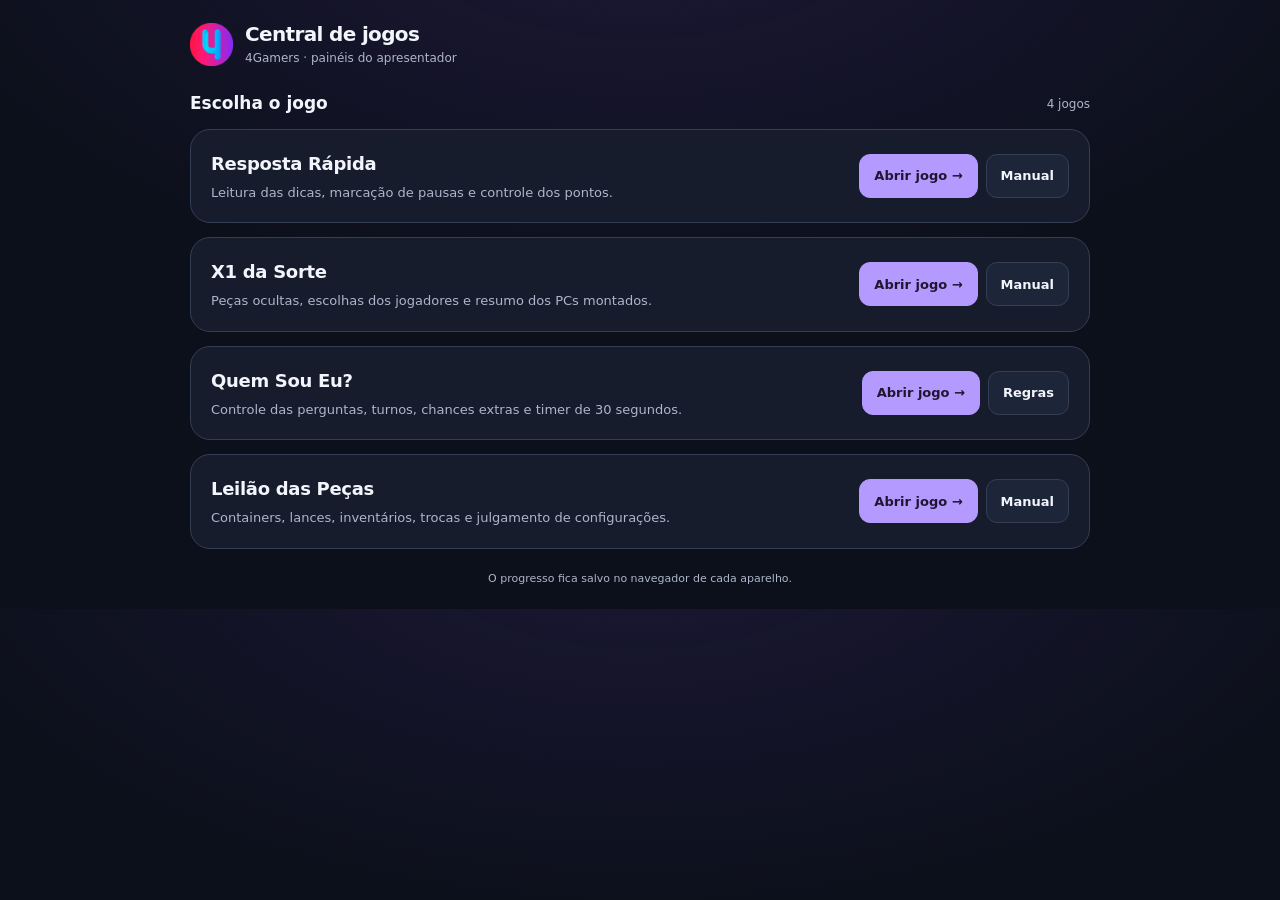
<file: index.html>
<!doctype html>
<html lang="pt-BR">
<head>
<meta charset="utf-8">
<meta name="viewport" content="width=device-width,initial-scale=1,viewport-fit=cover">
<meta name="theme-color" content="#0c101b">
<title>Jogos 4Gamers</title>
<link rel="icon" href="assets/logo-4gamers.png">
<link rel="stylesheet" href="styles.css">
<script defer src="script.js"></script>
</head>
<body>
<div class="wrap">
<header><img class="logo" src="assets/logo-4gamers.png" alt="4Gamers"><div class="brand"><h1>Central de jogos</h1><p>4Gamers · painéis do apresentador</p></div></header>
<main>
<div class="section-head"><h2>Escolha o jogo</h2><span id="game-count">4 jogos</span></div>
<section class="games" aria-label="Jogos disponíveis">
<article class="game-card"><div class="game-content"><h3>Resposta Rápida</h3><p>Leitura das dicas, marcação de pausas e controle dos pontos.</p></div><div class="actions"><a class="btn primary" href="games/resposta-rapida/index.html">Abrir jogo →</a><a class="btn" href="games/resposta-rapida/manual.html">Manual</a></div></article>
<article class="game-card"><div class="game-content"><h3>X1 da Sorte</h3><p>Peças ocultas, escolhas dos jogadores e resumo dos PCs montados.</p></div><div class="actions"><a class="btn primary" href="games/x1-da-sorte/index.html">Abrir jogo →</a><a class="btn" href="games/x1-da-sorte/manual.html">Manual</a></div></article>
<article class="game-card"><div class="game-content"><h3>Quem Sou Eu?</h3><p>Controle das perguntas, turnos, chances extras e timer de 30 segundos.</p></div><div class="actions"><a class="btn primary" href="games/quem-sou-eu/index.html">Abrir jogo →</a><a class="btn" href="games/quem-sou-eu/index.html#regras">Regras</a></div></article>
<article class="game-card"><div class="game-content"><h3>Leilão das Peças</h3><p>Containers, lances, inventários, trocas e julgamento de configurações.</p></div><div class="actions"><a class="btn primary" href="games/leilao-das-pecas/index.html">Abrir jogo →</a><a class="btn" href="Manual%20Jogo%20-%20Leil%C3%A3o%20Das%20Pe%C3%A7as.md">Manual</a></div></article>
</section>
</main>
<footer>O progresso fica salvo no navegador de cada aparelho.</footer>
</div>
</body>
</html>
</file>
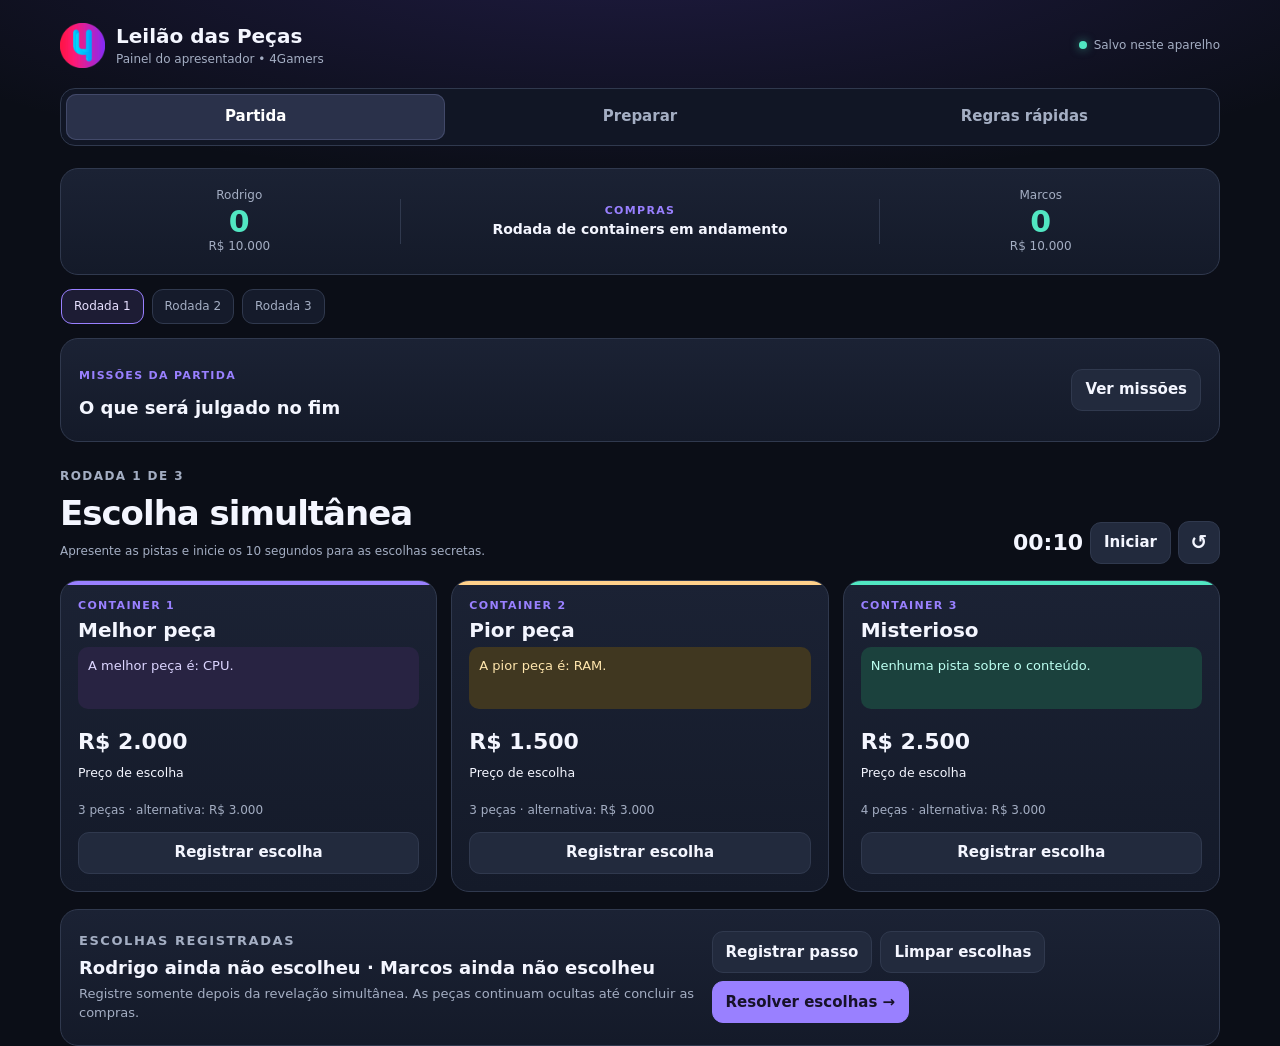
<file: games/leilao-das-pecas/index.html>
<!doctype html>
<html lang="pt-BR">
<head>
  <meta charset="utf-8"><meta name="viewport" content="width=device-width,initial-scale=1,viewport-fit=cover">
  <meta name="theme-color" content="#0b0e17"><meta name="description" content="Painel do apresentador para o Leilão das Peças.">
  <title>Leilão das Peças • Apresentador</title><link rel="icon" href="../../assets/logo-4gamers.png"><link rel="stylesheet" href="style.css"><script defer src="app.js"></script>
</head>
<body>
<div class="wrap">
  <header class="header"><a class="brand" href="../../index.html"><img src="../../assets/logo-4gamers.png" alt="4Gamers"><span><strong>Leilão das Peças</strong><small>Painel do apresentador • 4Gamers</small></span></a><div class="save"><i></i><span id="saveStatus">Salvo neste aparelho</span></div></header>
  <nav class="tabs" aria-label="Áreas do jogo"><button class="tab active" data-view="game">Partida</button><button class="tab" data-view="prepare">Preparar</button><button class="tab" data-view="rules">Regras rápidas</button></nav>

  <main>
    <section id="gameView">
      <section class="scorebar panel"><div class="score-player"><span id="name0">Rodrigo</span><strong id="score0">0</strong><small id="money0">R$ 10.000</small></div><div class="phase"><span id="phaseTag">PREPARAÇÃO</span><strong id="phaseTitle">Defina as missões e inicie a partida</strong></div><div class="score-player right"><span id="name1">Marcos</span><strong id="score1">0</strong><small id="money1">R$ 10.000</small></div></section>
      <div class="rounds" id="roundTabs"></div>
      <section class="panel mission-strip"><div><p class="eyebrow">MISSÕES DA PARTIDA</p><h2>O que será julgado no fim</h2></div><button class="btn" id="showMissions">Ver missões</button></section>
      <section id="purchaseArea">
        <div class="section-title"><div><p class="eyebrow" id="roundLabel">RODADA 1 DE 3</p><h1>Escolha simultânea</h1><p id="roundHelp">Apresente as pistas e inicie os 10 segundos para as escolhas secretas.</p></div><div class="timer"><strong id="timerValue">00:10</strong><button class="btn" id="timerButton">Iniciar</button><button class="icon-btn" id="timerReset" title="Reiniciar cronômetro">↺</button></div></div>
        <div class="container-grid" id="containers"></div>
        <section class="panel choice-panel"><div><p class="eyebrow">ESCOLHAS REGISTRADAS</p><h2 id="choiceSummary">Aguardando os dois jogadores</h2><p>Registre somente depois da revelação simultânea. As peças continuam ocultas até concluir as compras.</p></div><div class="choice-actions"><button class="btn" id="passChoice">Registrar passo</button><button class="btn" id="clearChoices">Limpar escolhas</button><button class="btn primary" id="resolveChoices">Resolver escolhas →</button></div></section>
        <section class="panel auction" id="auctionPanel" hidden></section>
        <section class="panel result" id="roundResult" hidden></section>
      </section>
      <section id="buildArea" hidden>
        <div class="section-title"><div><p class="eyebrow">MONTAGEM E NEGOCIAÇÃO</p><h1>Distribua as peças</h1><p>Uma peça só pode ir para uma missão. A base de apoio já cobre placa-mãe, fonte, gabinete, cooler e SSD de 500 GB.</p></div><div class="timer"><strong id="buildTimer">03:00</strong><button class="btn primary" id="buildTimerButton">Iniciar</button><button class="icon-btn" id="buildTimerReset">↺</button></div></div>
        <div class="build-grid" id="inventories"></div>
        <section class="panel trade"><div><p class="eyebrow">REGISTRAR TROCA OU VENDA</p><h2>Transfira uma peça e, se houver, dinheiro</h2><p>Ambos precisam concordar. A transferência é imediata.</p></div><form id="tradeForm"><select id="tradeFrom"></select><select id="tradePiece"></select><select id="tradeTo"></select><input id="tradeMoney" type="number" min="0" step="100" value="0" aria-label="Valor em dinheiro"><button class="btn primary">Confirmar transferência</button></form></section>
        <button class="btn primary big" id="lockBuilds">Travar configurações e iniciar julgamento →</button>
      </section>
      <section id="judgeArea" hidden>
        <div class="section-title"><div><p class="eyebrow" id="judgeEyebrow">MISSÃO 1 DE 3</p><h1 id="judgeTitle">Julgamento</h1><p>Compare primeiro se funciona; depois adequação, desempenho e equilíbrio. Se persistir, use o saldo final; se igual, voto do apresentador.</p></div><div class="timer"><strong id="defenseTimer">00:45</strong><button class="btn" id="defenseTimerButton">Defesa</button><button class="icon-btn" id="defenseTimerReset">↺</button></div></div>
        <div class="build-grid judge" id="judgements"></div>
        <section class="panel verdict"><h2>Registrar vencedor desta missão</h2><div id="verdictButtons" class="choice-actions"></div><button class="btn primary" id="nextMission" disabled>Próxima missão →</button></section>
      </section>
    </section>

    <section id="prepareView" hidden>
      <div class="section-title"><div><p class="eyebrow">CONTROLE DA PRODUÇÃO</p><h1>Prepare a partida</h1><p>O exemplo usa 30 peças da lista atual, em 9 containers de 3 + 3 + 4 itens.</p></div></div>
      <section class="panel form-panel"><h2>Jogadores e missões</h2><div class="fields"><label>Jogador 1<input data-bind="players.0"></label><label>Jogador 2<input data-bind="players.1"></label><label>Missão 1<input data-bind="missions.0"></label><label>Missão 2<input data-bind="missions.1"></label><label>Missão 3<input data-bind="missions.2"></label><label>Prioridade do 1º leilão<select data-bind="priority"><option value="0">Jogador 1</option><option value="1">Jogador 2</option></select></label></div><p class="notice">A prioridade de abrir o leilão alterna a cada rodada, com ou sem disputa.</p></section>
      <section class="panel form-panel"><div class="section-title compact"><div><p class="eyebrow">CONTAINERS</p><h2>Revise ou edite os lotes</h2></div><button class="btn" id="shuffleLots">Embaralhar peças</button></div><div id="lotEditor"></div></section>
      <section class="panel form-panel"><h2>Dados da partida</h2><div class="choice-actions"><button class="btn" id="exportData">Baixar JSON</button><label class="btn">Importar JSON<input id="importData" type="file" accept="application/json,.json" hidden></label><button class="btn danger" id="resetGame">Nova partida com exemplo</button></div><p class="notice">Importar ou iniciar um novo exemplo apaga o andamento salvo. O JSON é a forma recomendada de trocar peças nos próximos episódios.</p></section>
    </section>

    <section id="rulesView" hidden>
      <div class="section-title"><div><p class="eyebrow">COLA DO APRESENTADOR</p><h1>Regras rápidas</h1><p>Respostas objetivas para as dúvidas mais comuns durante o jogo.</p></div><a class="btn" href="../../Manual%20Jogo%20-%20Leil%C3%A3o%20Das%20Pe%C3%A7as.md" target="_blank">Abrir manual completo</a></div>
      <div class="rules-grid" id="rulesContent"></div>
    </section>
  </main>
</div>
<dialog id="missionsDialog"><div class="dialog-inner"><div class="dialog-head"><h2>Missões da partida</h2><button class="icon-btn" data-close>×</button></div><ol id="missionList"></ol><p class="notice">A base de apoio é igual para todos e não pontua: placa-mãe compatível, fonte, gabinete, cooler e SSD de 500 GB.</p></div></dialog>
<dialog id="confirmDialog"><div class="dialog-inner"><h2 id="confirmTitle"></h2><p id="confirmText"></p><div class="choice-actions"><button class="btn" data-close>Cancelar</button><button class="btn primary" id="confirmAction">Confirmar</button></div></div></dialog>
<div id="toast" hidden></div>
</body></html>
</file>
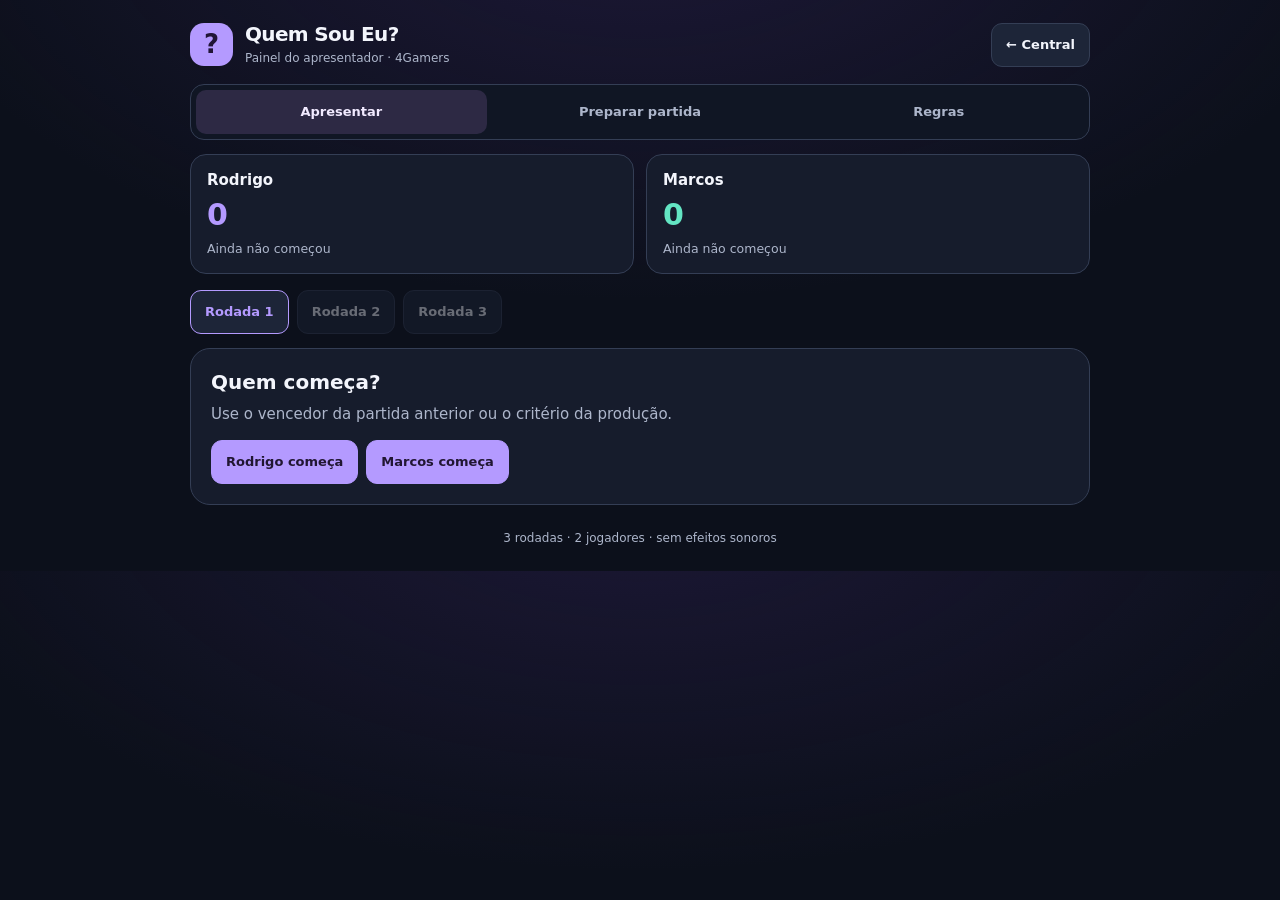
<file: games/quem-sou-eu/index.html>
<!doctype html>
<html lang="pt-BR">
<head><meta charset="utf-8"><meta name="viewport" content="width=device-width,initial-scale=1,viewport-fit=cover"><meta name="theme-color" content="#0c101b"><title>Quem Sou Eu? • Apresentador</title><link rel="icon" href="../../assets/logo-4gamers.png"><link rel="stylesheet" href="style.css"><script defer src="rules.js"></script><script defer src="app.js"></script></head>
<body><div class="wrap">
<header><div class="logo" aria-hidden="true">?</div><div class="brand"><h1>Quem Sou Eu?</h1><p>Painel do apresentador · 4Gamers</p></div><a class="btn" href="../../index.html">← Central</a></header>
<nav class="tabs" aria-label="Área do aplicativo"><button id="playTab" aria-pressed="true">Apresentar</button><button id="editTab" aria-pressed="false">Preparar partida</button><button id="helpTab" aria-pressed="false">Regras</button></nav>
<p id="saveStatus" class="subtle" role="status"></p>
<main>
<section id="playView">
<div id="scoreboard" class="scoreboard"></div><nav id="rounds" class="rounds" aria-label="Rodadas"></nav>
<section id="setup" class="panel"><h2>Quem começa?</h2><p id="setupHelp"></p><div id="starters" class="actions"></div></section>
<section id="live" hidden>
<div class="panel identities"><div class="section-head"><h2>Identidades secretas</h2><button id="showSecrets" class="btn" aria-pressed="false">Mostrar</button></div><div id="identities"></div></div>
<article class="panel turn-panel" aria-live="polite"><p id="phase" class="eyebrow"></p><h2 id="activeName"></h2><p id="turnInfo"></p><p id="ruleHint" class="notice"></p><div id="actions" class="actions"><button id="question" class="btn primary">Pergunta respondida →</button><button id="wrong" class="btn">Errou o palpite →</button><button id="correct" class="btn mint">Acertou a identidade</button></div></article>
<section class="panel timer-panel" aria-label="Tempo para pensar na pergunta"><div><h2>Tempo para pensar</h2><p>30 segundos para formular a pergunta. Pare ao começar a responder.</p><div class="actions"><button id="timerToggle" class="btn primary">Iniciar 30 s</button><button id="timerReset" class="btn">Reiniciar</button></div><p id="timerStatus" class="subtle" role="status">O timer não passa a vez automaticamente.</p></div><div id="timer" class="timer" role="timer" aria-label="30 segundos"><span id="seconds">30</span><small>segundos</small></div></section>
<section id="result" class="panel" hidden><h2 id="resultTitle"></h2><p id="resultHelp"></p><button id="nextRound" class="btn primary">Próxima rodada →</button></section>
<div class="actions"><button id="undo" class="btn">↶ Desfazer última ação</button></div>
<details class="panel"><summary>Histórico desta rodada</summary><ol id="history"></ol></details>
</section></section>
<section id="editView" hidden><div class="panel"><h2>Prepare a partida</h2><p>Defina os nomes, identidades e a regra de empate antes de começar. Salvar inicia uma nova partida; exporte o backup para guardar a atual.</p><form id="settings"><div class="two"><label>Jogador 1<input id="player0" maxlength="60" required></label><label>Jogador 2<input id="player1" maxlength="60" required></label></div><label>Pontuação em empate<select id="tiePoints"><option value="0">Ninguém pontua</option><option value="1">1 ponto para cada jogador</option></select></label><div id="identityFields"></div><button class="btn primary" type="submit">Salvar e iniciar nova partida</button></form></div><div class="panel"><h2>Backup</h2><p>Inclui configuração, turnos, histórico e placar. O timer não é incluído.</p><div class="actions"><button id="export" class="btn">Baixar backup JSON</button><label class="btn">Importar backup<input id="import" type="file" accept=".json,application/json" hidden></label></div></div></section>
<section id="helpView" hidden><article class="panel"><h2>Como conduzir</h2><ol><li>Escolha quem abre a primeira rodada. Nas seguintes, o vencedor anterior começa. Em empate, a mesa escolhe.</li><li>Cada jogador tem sua contagem: os primeiros 3 turnos permitem apenas perguntas. No 4º, pode perguntar <strong>ou</strong> chutar, nunca ambos.</li><li>Registre “Pergunta respondida” somente depois da resposta. Pergunta ou erro passam a vez.</li><li>Acerto no 4º turno: se quem abriu acertou, o segundo tem seu próprio 4º turno para perguntar ou chutar. Se o segundo acertou primeiro, encerra imediatamente.</li><li>Acerto no 5º, 6º ou 7º em diante: adversário ganha 1, 2 ou 3 palpites diretos. Não se soma outra chance de equilíbrio.</li><li>Acerto do adversário empata. Se esgotar as chances, ponto para quem acertou primeiro.</li></ol><p>O cronômetro é opcional, sem áudio e só para pensar na pergunta. Nos últimos 5 segundos, alterna contraste uma vez por segundo; no zero, volta ao normal. Com redução de movimento ativada, usa um alerta estático.</p><p>“Desfazer” corrige a última ação. As identidades começam ocultas e o progresso é salvo neste navegador.</p><a class="btn" href="../../Manual%20Jogo%20-%20Quem%20sou%20Eu.md" download>Baixar manual completo</a></article></section>
</main><footer>3 rodadas · 2 jogadores · sem efeitos sonoros</footer></div></body></html>
</file>
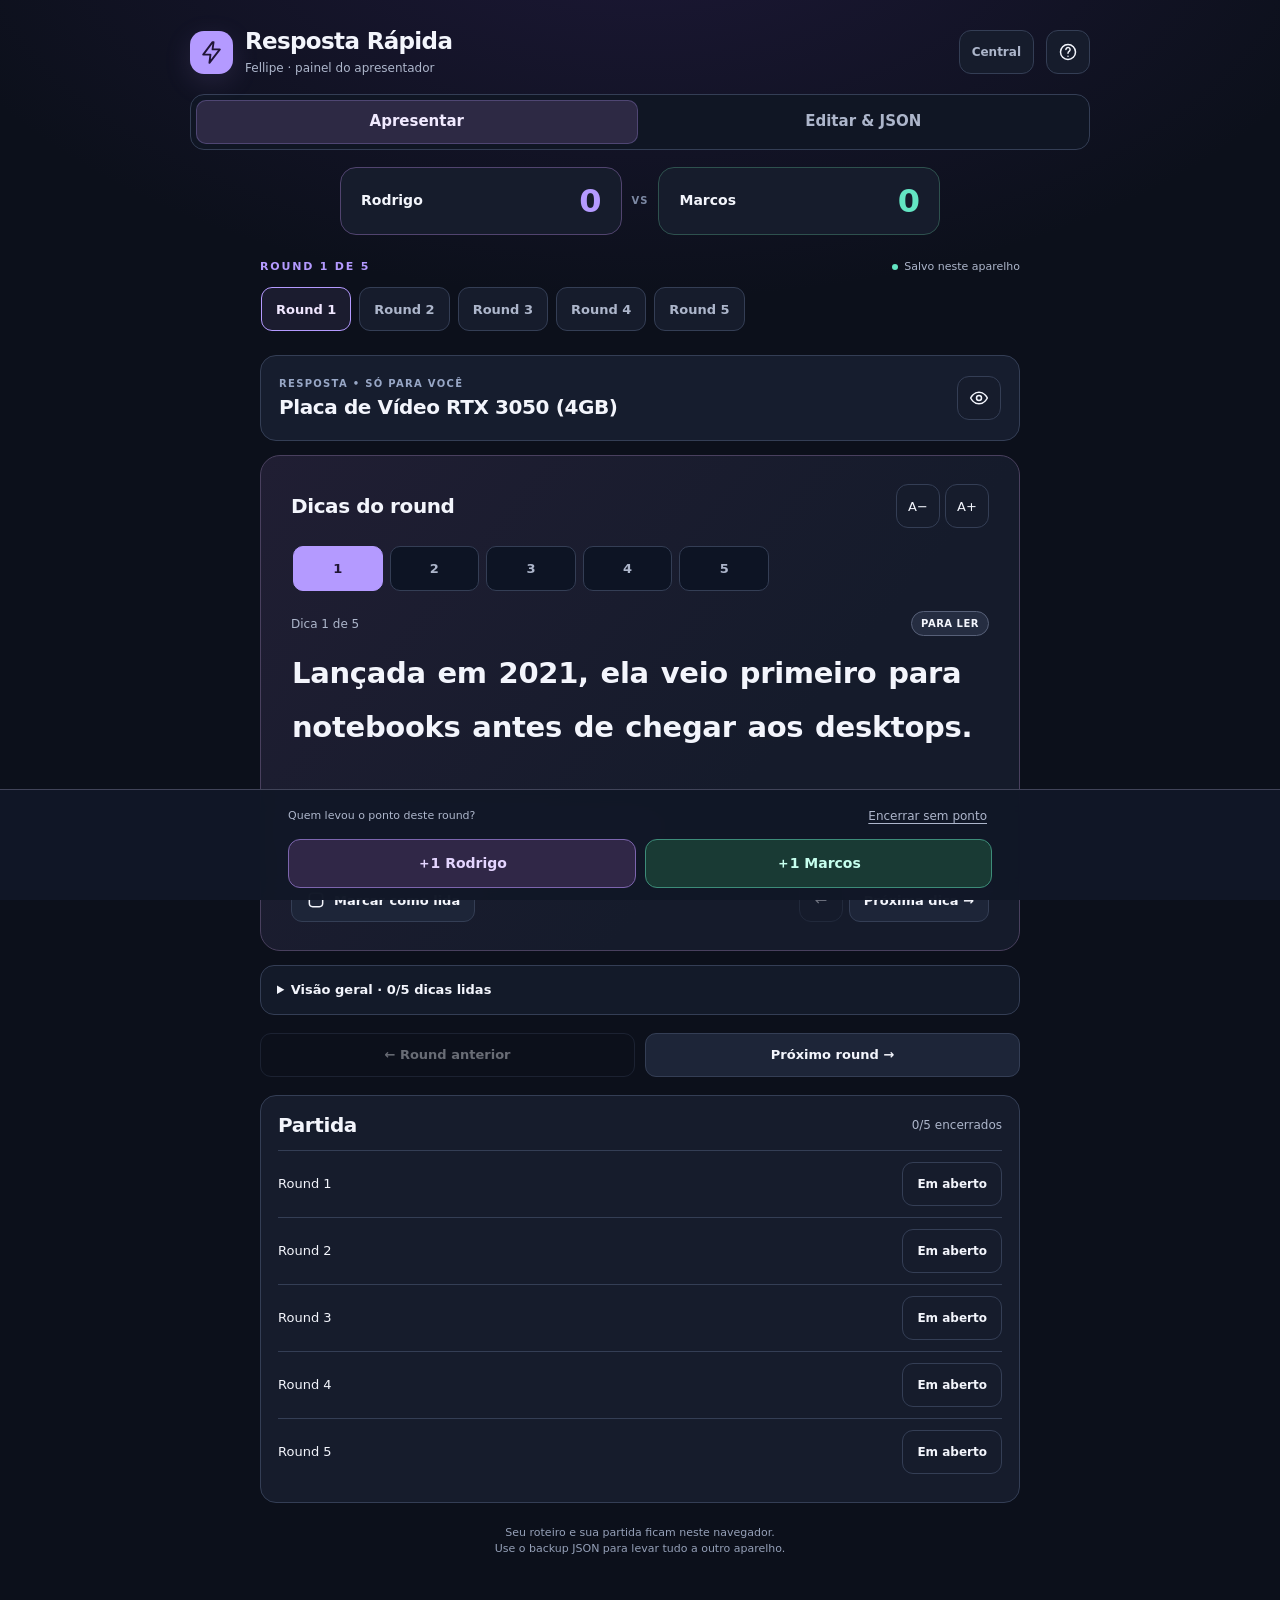
<file: games/resposta-rapida/index.html>
<!doctype html>
<html lang="pt-BR">
<head>
<meta charset="utf-8">
<meta name="viewport" content="width=device-width, initial-scale=1, viewport-fit=cover">
<meta name="theme-color" content="#0c101b">
<meta name="description" content="Painel do apresentador do Resposta Rápida. Leia dicas, marque onde parou e controle os pontos.">
<title>Resposta Rápida • Apresentador</title>
<style>
:root{color-scheme:dark;--bg:#0c101b;--panel:#161c2c;--panel2:#1d2538;--line:#343e55;--text:#f3f5fc;--muted:#adb6cb;--purple:#b49aff;--mint:#63e5c3;--red:#ffabb5;--yellow:#ffdb93;--reading:25px;--radius:20px}
*{box-sizing:border-box}html{-webkit-text-size-adjust:100%;scroll-padding-top:16px}body{margin:0;min-width:320px;background:radial-gradient(ellipse 750px 400px at 50% -100px,#3e286e55,transparent),var(--bg);color:var(--text);font:15px/1.5 system-ui,-apple-system,BlinkMacSystemFont,"Segoe UI",sans-serif;-webkit-tap-highlight-color:transparent}button,input,textarea,select{font:inherit}button{cursor:pointer;touch-action:manipulation}button:disabled{opacity:.4;cursor:default}button,input,textarea,select,summary{outline-offset:4px}*:focus-visible{outline:3px solid var(--purple)}[hidden]{display:none!important}button{color:inherit}svg{height:20px;width:20px;stroke:currentColor;fill:none;stroke-width:1.8;stroke-linecap:round;stroke-linejoin:round;flex-shrink:0}h1,h2,h3,p{margin:0}h1{font-size:20px;letter-spacing:-.65px;line-height:1.2}h2{font-size:20px;line-height:1.25;letter-spacing:-.4px}h3{font-size:16px}p+ p{margin-top:8px}.wrap{width:min(900px,calc(100% - 28px));margin:auto}header{display:flex;align-items:center;gap:12px;padding:22px 0 17px}.logo{display:grid;place-items:center;width:43px;height:43px;border-radius:14px;background:var(--purple);color:#211537;box-shadow:0 8px 28px #b49aff20}.logo svg{width:25px;height:25px}.brand{flex:1;min-width:0}.sub{color:var(--muted);font-size:12px;margin-top:3px}.icon-btn{display:inline-flex;align-items:center;justify-content:center;min-width:44px;min-height:44px;border:1px solid var(--line);border-radius:12px;background:var(--panel);padding:8px}.tabs{display:flex;padding:5px;gap:5px;border:1px solid var(--line);border-radius:14px;background:#101624;margin-bottom:17px}.tabs button{flex:1;border:0;border-radius:10px;background:transparent;min-height:44px;color:var(--muted);font-weight:750}.tabs .active{background:#2d2944;color:#f1eaff;box-shadow:inset 0 0 0 1px #b49aff40}.saved{font-size:11px;color:var(--muted);display:flex;gap:6px;align-items:center}.saved:before{content:"";width:6px;height:6px;background:var(--mint);border-radius:50%}.saved.problem{color:var(--yellow)}.saved.problem:before{background:var(--yellow)}.scoreboard{display:grid;grid-template-columns:1fr auto 1fr;gap:10px;align-items:center;margin:0 0 20px}.score{background:var(--panel);border:1px solid var(--line);border-radius:16px;padding:12px 16px;display:flex;gap:10px;align-items:center;min-width:0}.score:last-child{border-color:#2e514e}.score:first-child{border-color:#51446f}.score .name{font-weight:750;overflow-wrap:anywhere;flex:1;font-size:14px}.score .number{font-size:32px;line-height:1.2;font-weight:850;letter-spacing:-1px;color:var(--purple)}.score:last-child .number{color:var(--mint)}.versus{font-size:10px;font-weight:800;color:#7d89a4;letter-spacing:1px}.section-head{display:flex;align-items:center;gap:12px;justify-content:space-between;margin-bottom:10px}.eyebrow{color:var(--purple);font-size:11px;font-weight:800;letter-spacing:1.8px;text-transform:uppercase}.subtle{color:var(--muted);font-size:12px}.rounds{display:flex;gap:8px;overflow:auto;padding:2px 1px 8px;margin-bottom:12px;scrollbar-width:thin}.round{flex:0 0 auto;min-width:44px;min-height:44px;border:1px solid var(--line);background:var(--panel);border-radius:11px;color:var(--muted);font-size:13px;font-weight:750;padding:10px 14px;white-space:nowrap}.round.active{border-color:var(--purple);background:#b49aff16;color:#f0e7ff}.round.finished:after{content:" ✓";color:var(--mint)}.answer{display:flex;align-items:center;gap:12px;padding:16px 18px;border:1px solid var(--line);border-radius:16px;background:#161d2e;margin-bottom:14px;min-height:86px}.answer-copy{flex:1;min-width:0}.answer h2{font-size:18px;margin-top:4px;overflow-wrap:anywhere}.answer .eyebrow{color:#98a7c6;font-size:10px;letter-spacing:1.3px}.btn{min-height:44px;display:inline-flex;align-items:center;justify-content:center;gap:8px;border:1px solid var(--line);border-radius:11px;background:var(--panel2);padding:10px 14px;font-size:13px;font-weight:750}.btn.primary{background:var(--purple);border-color:var(--purple);color:#211632}.btn.ghost{background:transparent}.btn.danger{color:var(--red);border-color:#764454;background:#40273155}.btn.mint{background:#1d3c38;border-color:#3d8b77;color:#a6ffe6}.reader{border:1px solid #49405e;border-radius:var(--radius);background:linear-gradient(130deg,#201e33,#151b2b 65%);padding:22px;margin-bottom:14px}.reader-head{display:flex;justify-content:space-between;align-items:center;margin-bottom:16px;gap:8px}.font-tools{display:flex;gap:5px}.font-tools button{min-width:44px;min-height:44px;font-size:13px}.clue-tabs{display:flex;gap:7px;margin-bottom:18px;overflow:auto;padding:2px}.clue-tab{flex:1;min-width:45px;min-height:45px;background:#0d1424;border:1px solid var(--line);border-radius:10px;font-size:13px;font-weight:750;color:var(--muted);display:flex;align-items:center;justify-content:center;gap:5px}.clue-tab svg{width:15px;height:15px}.clue-tab.active{background:var(--purple);border-color:var(--purple);color:#211632}.clue-tab.done:not(.active){color:var(--mint);border-color:#37685b;background:#18302d}.clue-tab.paused:not(.active){color:var(--yellow);border-color:#6d5b3d}.reader-info{display:flex;align-items:center;justify-content:space-between;gap:10px;margin-bottom:11px}.reader-info .count{color:var(--muted);font-size:12px}.state-tag{border:1px solid #576078;background:#252d41;border-radius:20px;padding:4px 9px;font-size:10px;font-weight:800;letter-spacing:.5px;text-transform:uppercase}.state-tag.paused{background:#55422b55;border-color:#6f5937;color:var(--yellow)}.state-tag.done{color:var(--mint);background:#14382d55;border-color:#315a4e}.words{font-size:var(--reading);line-height:1.85;font-weight:650;letter-spacing:-.3px;overflow-wrap:anywhere;min-height:150px}.word{font:inherit;letter-spacing:inherit;line-height:1.45;display:inline;box-decoration-break:clone;-webkit-box-decoration-break:clone;border:0;background:none;border-radius:5px;color:var(--text);padding:3px 1px;min-height:44px;text-align:left;overflow-wrap:anywhere;max-width:100%}.word:hover{background:#b49aff20}.word.before{color:#aab2c6}.word.marked{background:var(--yellow);color:#30220c;box-shadow:0 0 0 3px #ffdb9320}.bookmark{margin-top:17px;padding:12px 13px;border:1px solid #6d593c;background:#30291f;border-radius:11px;display:flex;align-items:center;gap:10px}.bookmark p{flex:1;font-size:12px;color:#ecd8b0;overflow-wrap:anywhere}.bookmark strong{color:#ffe7ba}.bookmark .icon-btn{background:transparent;border-color:#6d593c}.tip{display:flex;align-items:center;gap:7px;color:var(--muted);font-size:12px;margin-top:17px}.tip svg{width:16px;height:16px}.reader-actions{display:flex;justify-content:space-between;gap:8px;border-top:1px solid #3b3d54;margin-top:20px;padding-top:16px}.reader-actions .check-btn{margin-right:auto}.check-btn.checked{color:var(--mint);border-color:#3d7968;background:#203e37}.arrow-group{display:flex;gap:6px}.all-clues{border:1px solid var(--line);border-radius:14px;background:#131a29;margin:0 0 14px;overflow:hidden}.all-clues summary,.help-summary{padding:14px 16px;cursor:pointer;font-size:13px;font-weight:750}.clue-row{display:flex;gap:8px;align-items:center;padding:10px 14px;border-top:1px solid var(--line)}.clue-row button:first-child{flex-shrink:0}.clue-jump{border:0;background:none;color:var(--muted);text-align:left;font-size:13px;padding:6px;min-height:44px;flex:1;overflow-wrap:anywhere}.clue-jump strong{color:var(--text);display:block;font-size:11px;margin-bottom:2px}.final-phase{border:1px solid #715938;background:#29231d;border-radius:16px;padding:17px;margin-bottom:14px}.final-phase .subtle{color:#dbcbae;margin-top:6px}.reveal-name{font:750 24px/1.7 ui-monospace,monospace;letter-spacing:2px;overflow-wrap:anywhere;background:#14151d;border-radius:10px;padding:14px;margin:13px 0;white-space:pre-wrap}.toolbar{display:flex;gap:8px;flex-wrap:wrap}.round-result{padding:14px 16px;border:1px solid #397967;background:#1b302b;border-radius:13px;margin-bottom:12px}.round-result p{font-size:13px}.round-result .toolbar{margin-top:10px}.round-nav{display:flex;gap:10px;justify-content:space-between;margin:18px 0}.round-nav .btn{flex:1}.summary{border:1px solid var(--line);border-radius:16px;background:var(--panel);padding:17px;margin:18px 0 22px}.summary-top{display:flex;justify-content:space-between;align-items:center;gap:10px;margin-bottom:12px}.result-row{display:flex;align-items:center;gap:10px;border-top:1px solid var(--line);padding:11px 0;font-size:13px}.result-row span{flex:1}.result-row button{font-size:12px;max-width:60%;overflow-wrap:anywhere}.summary-message{font-size:14px;font-weight:750;color:var(--mint);margin-bottom:12px}.point-dock{position:fixed;z-index:4;bottom:0;left:0;right:0;background:#111727f5;border-top:1px solid #414459;padding:10px max(14px,env(safe-area-inset-right)) max(12px,env(safe-area-inset-bottom));backdrop-filter:blur(12px)}.dock-inner{max-width:872px;margin:auto}.dock-head{display:flex;justify-content:space-between;align-items:center;margin-bottom:7px;gap:8px}.dock-head p{font-size:11px;color:var(--muted)}.text-btn{background:none;border:0;text-decoration:underline;text-underline-offset:3px;color:var(--muted);font-size:12px;min-height:32px;padding:4px 5px}.point-buttons{display:grid;grid-template-columns:1fr 1fr;gap:9px}.point-btn{min-height:49px;border:1px solid #7c65ae;background:#302747;border-radius:12px;font-weight:750;font-size:14px;overflow-wrap:anywhere;padding:10px}.point-btn:last-child{border-color:#3d8c79;background:#193a34;color:#c6ffee}.point-btn.selected{box-shadow:inset 0 0 0 2px currentColor}.point-btn:first-child{color:#e4d5ff}.point-btn:active,.btn:active{transform:translateY(1px)}#playView{padding-bottom:145px}.footer{font-size:11px;color:#95a0b8;text-align:center;margin:18px 0 24px}.editor-intro{display:flex;align-items:center;justify-content:space-between;gap:12px;margin:22px 0 16px}.box{border:1px solid var(--line);background:var(--panel);border-radius:17px;padding:18px;margin-bottom:16px}.box h2{font-size:17px;margin-bottom:13px}.field{width:100%;background:#0d1422;color:var(--text);border:1px solid #46516a;border-radius:10px;padding:12px;min-height:46px;font-size:16px}.field:focus{border-color:var(--purple)}textarea.field{resize:vertical;min-height:105px;line-height:1.6}.field-label{display:block;color:var(--muted);font-size:12px;font-weight:700;margin-bottom:6px}.grid-two{display:grid;grid-template-columns:1fr 1fr;gap:12px}.field-wrap{display:block;margin-bottom:14px}.item-select{display:flex;align-items:end;gap:8px;margin-bottom:15px}.item-select label{flex:1;min-width:0}.editor-clue{position:relative;margin:16px 0}.editor-clue-head{display:flex;justify-content:space-between;align-items:center;margin-bottom:5px}.editor-clue .field-label{margin:0}.editor-clue .text-btn{color:var(--red)}.edit-tools{display:flex;gap:6px;flex-wrap:wrap;margin:15px 0}.dirty-note{font-size:12px;color:var(--yellow);margin-top:6px}.editor-save{position:sticky;bottom:8px;padding:12px;border:1px solid #62517d;background:#211d31f5;border-radius:14px;display:flex;align-items:center;justify-content:space-between;gap:12px;margin:14px 0;backdrop-filter:blur(10px);z-index:3}.editor-save p{font-size:12px;color:var(--muted)}.danger-box{border-color:#614353}.help-copy{font-size:13px;color:var(--muted)}.help-copy strong{color:var(--text)}.help-copy ol,.help-copy ul{padding-left:21px}.help-copy li{margin-bottom:9px}.json-code{white-space:pre-wrap;overflow-wrap:anywhere;font:12px/1.7 ui-monospace,monospace;background:#0b1220;padding:14px;border-radius:10px;color:#c7d1e5;max-height:340px;overflow:auto}.notice{background:#363124;border:1px solid #70613e;border-radius:12px;color:var(--yellow);padding:13px;margin-bottom:14px;font-size:13px}dialog{width:min(590px,calc(100% - 24px));max-height:calc(100dvh - 36px);overflow:auto;color:var(--text);background:#181f30;border:1px solid #64607e;border-radius:18px;padding:22px;box-shadow:0 30px 90px #000a}dialog::backdrop{background:#050711ca}dialog h2{margin-bottom:10px}.dialog-actions{display:flex;flex-wrap:wrap;justify-content:flex-end;gap:8px;margin-top:16px}dialog textarea{margin-top:14px}.error{color:#ffd2d8;background:#552d38;border:1px solid #a96975;border-radius:10px;padding:12px;font-size:13px;margin-top:12px}.toast{position:fixed;z-index:20;bottom:154px;left:50%;transform:translateX(-50%);width:max-content;max-width:calc(100% - 32px);background:#eff0fc;color:#192133;box-shadow:0 10px 35px #0006;border-radius:12px;padding:12px 17px;font-size:13px;font-weight:650;pointer-events:none}.sr-only{position:absolute;width:1px;height:1px;padding:0;margin:-1px;overflow:hidden;clip:rect(0,0,0,0);white-space:nowrap;border:0}
@media(min-width:700px){header{padding-top:28px}.scoreboard{max-width:600px;margin:0 auto 24px}.score{padding:14px 20px}.reader{padding:28px 30px}.words{min-height:155px;font-size:calc(var(--reading) + 4px)}.clue-tabs{max-width:480px}.reader-actions{margin-top:24px}#playView{max-width:760px;margin:auto}.brand h1{font-size:23px}.point-dock .dock-inner{max-width:704px}.answer h2{font-size:20px}.rounds{margin-bottom:16px}}
@media(max-width:380px){.wrap{width:calc(100% - 20px)}.reader{padding:16px}.score{padding:10px 11px}.score .name{font-size:12px}.score .number{font-size:27px}.reader-actions .btn{font-size:12px;padding:9px}.grid-two{grid-template-columns:1fr}h1{font-size:18px}.saved{font-size:10px}.point-btn{font-size:13px}}
@media(prefers-reduced-motion:reduce){*{scroll-behavior:auto!important;transition:none!important}}
.home-link{display:inline-flex;align-items:center;justify-content:center;min-height:44px;padding:8px 12px;border:1px solid var(--line);border-radius:12px;background:var(--panel);color:var(--muted);font-size:12px;font-weight:750;text-decoration:none}.home-link:hover,.home-link:focus-visible{border-color:var(--purple);color:var(--text)}
</style>
</head>
<body>
<div class="wrap">
<header><div class="logo" aria-hidden="true"><svg viewBox="0 0 24 24"><path d="m13 2-9 12h7l-1 8 10-13h-7l1-7Z"/></svg></div><div class="brand"><h1 id="brandTitle">Resposta Rápida</h1><p class="sub" id="hostLabel">Painel do apresentador</p></div><a class="home-link" href="../../index.html">Central</a><button class="icon-btn" id="helpButton" aria-label="Como usar"><svg viewBox="0 0 24 24"><circle cx="12" cy="12" r="9"/><path d="M9.5 9a2.5 2.5 0 1 1 4.3 1.8c-1.1.7-1.8 1-1.8 2.7M12 17h.01"/></svg></button></header>
<nav class="tabs" aria-label="Área do aplicativo"><button id="tabPlay" class="active" aria-pressed="true">Apresentar</button><button id="tabEdit" aria-pressed="false">Editar &amp; JSON</button></nav>
<div id="storageWarning" class="notice" hidden></div>
<main>
<section id="playView" aria-label="Apresentação">
<div class="scoreboard" id="scoreboard" aria-label="Placar"></div>
<div class="section-head"><p class="eyebrow" id="roundLabel"></p><span class="saved" id="saveStatus" role="status">Salvo neste aparelho</span></div>
<nav id="roundTabs" class="rounds" aria-label="Rodadas"></nav>
<div class="answer"><div class="answer-copy"><p class="eyebrow">Resposta • só para você</p><h2 id="answerName"></h2></div><button class="icon-btn" id="toggleAnswer" aria-label="Ocultar resposta" aria-pressed="false"></button></div>
<article class="reader" aria-label="Leitura das dicas">
<div class="reader-head"><h2>Dicas do round</h2><div class="font-tools"><button class="icon-btn" id="fontDown" aria-label="Diminuir texto">A−</button><button class="icon-btn" id="fontUp" aria-label="Aumentar texto">A+</button></div></div>
<nav class="clue-tabs" id="clueTabs" aria-label="Selecionar dica"></nav>
<div class="reader-info"><p class="count" id="clueLabel"></p><span class="state-tag" id="clueState"></span></div>
<div class="words" id="words" aria-label="Toque na última palavra que leu para marcar a pausa"></div>
<div class="bookmark" id="bookmark" hidden><p id="bookmarkText"></p><button class="icon-btn" id="clearBookmark" aria-label="Limpar marcação de pausa">×</button></div>
<p class="tip" id="wordTip"><svg viewBox="0 0 24 24"><path d="M8 13V5a2 2 0 0 1 4 0v5l4 1a4 4 0 0 1 3 4l-1 5H9l-4-6a2 2 0 0 1 3-1Z"/></svg>Interromperam? Toque na última palavra que você falou.</p>
<div class="reader-actions"><button class="btn check-btn" id="checkClue" aria-pressed="false"></button><div class="arrow-group"><button class="icon-btn" id="prevClue" aria-label="Dica anterior">←</button><button class="btn" id="nextClue">Próxima dica →</button></div></div>
</article>
<details class="all-clues" id="allClues"><summary id="allCluesSummary">Visão geral das dicas</summary><div id="clueList"></div></details>
<div id="finalPhase" class="final-phase" hidden></div>
<div id="roundResult" class="round-result" hidden></div>
<div class="round-nav"><button class="btn ghost" id="prevRound">← Round anterior</button><button class="btn" id="nextRound">Próximo round →</button></div>
<section class="summary" id="summary" aria-label="Resumo da partida"><div class="summary-top"><h2>Partida</h2><span class="subtle" id="completedLabel"></span></div><p class="summary-message" id="summaryMessage" hidden></p><div id="results"></div></section>
<p class="footer">Seu roteiro e sua partida ficam neste navegador.<br>Use o backup JSON para levar tudo a outro aparelho.</p>
</section>
<section id="editView" hidden aria-label="Edição do roteiro">
<div class="editor-intro"><div><p class="eyebrow">Bastidores</p><h2 style="margin-top:5px">Prepare a partida</h2></div><button class="btn" id="backToPlay">Apresentar →</button></div>
<div class="box"><h2>Importar e exportar</h2><div class="toolbar"><button class="btn" id="importFile">↑ Importar arquivo</button><button class="btn" id="importPaste">Colar JSON</button><button class="btn" id="exportScript">↓ Roteiro JSON</button><button class="btn" id="exportBackup">↓ Backup com placar</button><button class="btn ghost" id="viewJson">Ver / copiar JSON</button></div><input type="file" id="jsonFile" accept=".json,application/json" hidden><p class="subtle" style="margin-top:11px">Roteiro: itens para uma partida nova. Backup: inclui pontos, checks e pausas. O padrão do X1 não é aceito.</p><p class="dirty-note" id="jsonDirty" hidden>Salve as alterações abaixo para usar as opções de JSON.</p><details><summary class="help-summary">Ver o novo padrão JSON</summary><pre class="json-code" id="schemaExample"></pre><p class="subtle">Use IDs únicos e estáveis. Padrão do manual: 5 itens, 5 dicas por item. O app aceita de 1 a 50 itens e de 1 a 10 dicas em cada item. O campo opcional “progresso” é gerado no backup.</p></details></div>
<div class="box"><h2>Informações da partida</h2><div id="gameFields"></div></div>
<div class="box"><h2>Itens e dicas</h2><div class="item-select"><label><span class="field-label">Item para editar</span><select class="field" id="editSelect"></select></label><button class="icon-btn" id="addItem" aria-label="Adicionar item">+</button></div><div id="itemFields"></div><div class="edit-tools"><button class="btn" id="moveUp">↑ Mover antes</button><button class="btn" id="moveDown">↓ Mover depois</button><button class="btn danger" id="deleteItem">Excluir item</button></div><p class="subtle">Alterar a resposta ou as dicas reinicia as marcações e o ponto somente daquele item. Mudar a ordem dos itens mantém o progresso.</p></div>
<div class="editor-save"><div><strong id="draftStatus">Tudo salvo</strong><p>As edições entram no jogo ao salvar.</p></div><button class="btn primary" id="saveEdits">Salvar alterações</button></div>
<div class="box danger-box"><h2>Começar de novo</h2><p class="subtle" style="margin-bottom:12px">Limpe a partida mantendo seu roteiro ou recupere os cinco exemplos do manual enviado.</p><div class="toolbar"><button class="btn" id="resetGame">Zerar partida</button><button class="btn danger" id="restoreExample">Restaurar exemplo</button></div></div>
<p class="footer">Resposta Rápida • Um único HTML, sem dependências externas</p>
</section>
</main>
</div>
<aside class="point-dock" id="pointDock" aria-label="Atribuir o ponto da rodada"><div class="dock-inner"><div class="dock-head"><p id="pointPrompt">Quem levou o ponto deste round?</p><button class="text-btn" id="noPoint">Encerrar sem ponto</button></div><div class="point-buttons" id="pointButtons"></div></div></aside>
<dialog id="helpDialog" aria-labelledby="helpTitle"><h2 id="helpTitle">Seu controle de apresentador</h2><div class="help-copy"><ol><li><strong>Leia uma dica por vez.</strong> Os números no topo alternam entre elas. “Marcar como lida” faz o check; “Próxima dica” avança sem marcar.</li><li><strong>Alguém apertou o botão?</strong> Toque na última palavra que você falou. Ela fica amarela e o app indica de onde retomar. Toque em outra palavra para mover a pausa.</li><li><strong>Escolha o vencedor.</strong> Cada round vale 1 ponto. Trocar o vencedor transfere o ponto; tocar novamente no mesmo jogador não soma outro.</li><li><strong>Se ninguém acertar após as dicas,</strong> entre na Morte Sólida e revele o nome aos poucos. Se alguém errar nessa fase, toque no adversário para dar o ponto.</li><li><strong>Prepare outros episódios</strong> em “Editar &amp; JSON”. Exporte o roteiro para compartilhar os itens ou o backup para continuar a partida em outro aparelho.</li></ol><p><strong>Regras rápidas:</strong> no jogo normal, o primeiro erro passa a chance ao adversário; se os dois errarem, avance a dica. Na Morte Sólida, um erro dá o ponto ao adversário. O app deixa essas decisões com você.</p><p>O progresso salva automaticamente neste navegador. A navegação privada ou a limpeza de dados pode apagar esse salvamento. Baixe um backup para guardar a partida.</p><p>Os exemplos foram transcritos do manual enviado; revise as dicas antes da gravação. A resposta fica visível ao apresentador; use o botão do olho para ocultá-la.</p></div><div class="dialog-actions"><button class="btn primary" data-close="helpDialog">Entendi</button></div></dialog>
<dialog id="jsonDialog" aria-labelledby="jsonTitle"><h2 id="jsonTitle">Importar JSON</h2><p class="subtle" id="jsonHelp"></p><textarea class="field" id="jsonText" aria-label="Conteúdo JSON" spellcheck="false" style="min-height:260px;font:13px/1.6 ui-monospace,monospace"></textarea><p class="error" id="jsonError" role="alert" hidden></p><div class="dialog-actions"><button class="btn ghost" data-close="jsonDialog">Fechar</button><button class="btn" id="copyJson">Copiar JSON</button><button class="btn primary" id="applyImport">Importar</button></div></dialog>
<div class="toast" id="toast" role="status" aria-live="polite" hidden></div>
<script>
(()=>{
'use strict';
const EXAMPLE={
  "formato": "resposta-rapida",
  "versao": 1,
  "titulo": "Resposta Rápida",
  "apresentador": "Fellipe",
  "jogadores": [
    "Rodrigo",
    "Marcos"
  ],
  "itens": [
    {
      "id": "item-1",
      "resposta": "Placa de Vídeo RTX 3050 (4GB)",
      "dicas": [
        "Lançada em 2021, ela veio primeiro para notebooks antes de chegar aos desktops.",
        "É uma placa de vídeo dedicada da NVIDIA.",
        "O preço no mercado brasileiro costuma variar por volta de R$ 1.300 a R$ 2.000.",
        "Essa placa gerou muita polêmica e memes na comunidade pelo seu custo-benefício duvidoso.",
        "Faz parte da série 30... e tem apenas 4GB de VRAM na sua versão mais polêmica."
      ]
    },
    {
      "id": "item-2",
      "resposta": "Pasta Térmica de Metal Líquido (Liquid Metal)",
      "dicas": [
        "Incrivelmente eficiente na condução térmica, mas se aplicada incorretamente pode causar curto-circuito na placa.",
        "É um item auxiliar de montagem e manutenção de alto desempenho.",
        "Já vem aplicada de fábrica no PlayStation 5 (PS5), o que gerou debates e polêmicas sobre vazamentos.",
        "É totalmente prateada e substitui a versão tradicional pastosa de silicone.",
        "Vai diretamente sobre o die do processador e é composta principalmente por gálio."
      ]
    },
    {
      "id": "item-3",
      "resposta": "Placa de Vídeo GTX 750 Ti",
      "dicas": [
        "Foi o grande milagre da eficiência energética da arquitetura Maxwell original da NVIDIA.",
        "Lançada em 2014, foi considerada por muitos anos o rei absoluto do custo-benefício.",
        "Funciona até hoje e se recusa a se aposentar, rodando GTA V no Low a ~55 FPS em setups modestos.",
        "É uma placa da NVIDIA que costumava vir acompanhada de apenas 2GB de VRAM.",
        "A nomenclatura da série é 700 e o número do modelo termina exatamente com \"50 Ti\"."
      ]
    },
    {
      "id": "item-4",
      "resposta": "Processador Intel Xeon (Linhas E5 / LGA 2011 do AliExpress)",
      "dicas": [
        "Originalmente não foi projetado para jogos, mas sim para uso corporativo e servidores pesados.",
        "Virou febre de vendas no Brasil entre 2019 e 2022 devido às compras sem taxa no AliExpress.",
        "Exige o uso de placas-mãe chinesas adaptadas de marcas como Huananzhi, Machinist ou X99.",
        "São processadores de servidor com muitos núcleos e threads, mas com clock individual relativamente baixo.",
        "É a linha de CPUs da Intel que alimentou a lendária \"Era de Ouro\" dos PCs gamers ultra baratos da China."
      ]
    },
    {
      "id": "item-5",
      "resposta": "Placa de Vídeo RX 580 (8GB - Especialmente as do AliExpress)",
      "dicas": [
        "Placa de vídeo da AMD baseada na arquitetura Polaris.",
        "Lançada em 2017, foi utilizada massivamente para mineração de criptomoedas por anos.",
        "Inundou o mercado brasileiro vinda da China por preços absurdamente baixos (R$ 200 a R$ 400).",
        "Famosa por vir com BIOS modificada de mineração e exigir *undervolt* ou troca imediata de pasta térmica.",
        "É a placa da AMD de 8GB que virou o maior símbolo de PC Gamer de entrada no Brasil."
      ]
    }
  ]
};
const KEY='resposta-rapida-apresentador-v1';
const $=id=>document.getElementById(id),clone=x=>JSON.parse(JSON.stringify(x));
const esc=x=>String(x??'').replace(/[&<>"']/g,c=>({'&':'&amp;','<':'&lt;','>':'&gt;','"':'&quot;',"'":'&#39;'}[c]));
const icons={check:'<path d="m5 12 4 4L19 6"/>',eye:'<path d="M2 12s3.5-7 10-7 10 7 10 7-3.5 7-10 7-10-7-10-7Z"/><circle cx="12" cy="12" r="3"/>',off:'<path d="m3 3 18 18M9 5.5A11 11 0 0 1 12 5c6.5 0 10 7 10 7a20 20 0 0 1-3 4M6 7C3.5 9 2 12 2 12s3.5 7 10 7c2 0 3.5-.5 5-1.5"/>',pause:'<path d="M8 5v14M16 5v14"/>',box:'<rect x="4" y="4" width="16" height="16" rx="4"/>'};
const icon=n=>`<svg viewBox="0 0 24 24" aria-hidden="true">${icons[n]||icons.box}</svg>`;
const tokens=t=>t.trim().split(/\s+/u);
const characters=t=>Array.from(t);
const fresh=item=>({dicaAtual:0,lidas:item.dicas.map(()=>false),pausas:item.dicas.map(()=>null),vencedor:null,revelados:0,faseFinal:false});
const progressFor=g=>({itemAtual:g.itens[0].id,rodadas:Object.fromEntries(g.itens.map(item=>[item.id,fresh(item)]))});
let game=clone(EXAMPLE),progress=progressFor(game),font=25,answerHidden=false,page='play',draft=null,editIndex=0,dirty=false,toastTimer,storageBlocked=false;
function plain(x){return x!==null&&typeof x==='object'&&!Array.isArray(x)}
function str(v,label,max){if(typeof v!=='string'||!v.trim())throw Error(`${label}: preencha um texto.`);if(v.length>max)throw Error(`${label}: limite de ${max} caracteres.`);return v.trim()}
function validate(raw){
 if(!plain(raw))throw Error('O JSON precisa ser um objeto de Resposta Rápida.');
 if(raw.formato!=='resposta-rapida'||raw.versao!==1)throw Error('Formato incompatível. Use "formato": "resposta-rapida" e "versao": 1. O JSON do X1 da Sorte não funciona aqui.');
 if(!Array.isArray(raw.jogadores)||raw.jogadores.length!==2)throw Error('Informe exatamente 2 jogadores.');
 if(!Array.isArray(raw.itens)||raw.itens.length<1||raw.itens.length>50)throw Error('Inclua de 1 a 50 itens.');
 const ids=new Set();
 const g={formato:'resposta-rapida',versao:1,titulo:str(raw.titulo,'Título',90),apresentador:str(raw.apresentador??'Fellipe','Apresentador',60),jogadores:raw.jogadores.map((v,i)=>str(v,`Jogador ${i+1}`,40)),itens:raw.itens.map((it,i)=>{
  if(!plain(it))throw Error(`Item ${i+1}: formato inválido.`);
  const id=str(it.id,`ID do item ${i+1}`,80);
  if(!/^[a-zA-Z0-9][a-zA-Z0-9_-]*$/.test(id)||['__proto__','constructor','prototype'].includes(id))throw Error(`ID do item ${i+1}: use letras, números, hífen ou sublinhado.`);
  if(ids.has(id))throw Error(`ID repetido: ${id}. Cada item precisa de um ID único.`);ids.add(id);
  if(!Array.isArray(it.dicas)||it.dicas.length<1||it.dicas.length>10)throw Error(`Item ${i+1}: inclua de 1 a 10 dicas.`);
  return{id,resposta:str(it.resposta,`Resposta do item ${i+1}`,220),dicas:it.dicas.map((d,j)=>str(d,`Item ${i+1}, dica ${j+1}`,2000))};
 })};
 return g;
}
function validateProgress(raw,g){
 if(raw===undefined)return progressFor(g);
 if(!plain(raw)||!g.itens.some(i=>i.id===raw.itemAtual)||!plain(raw.rodadas))throw Error('Progresso inválido: confira itemAtual e rodadas.');
 const p={itemAtual:raw.itemAtual,rodadas:{}};
 for(const item of g.itens){
  const s=raw.rodadas[item.id],n=item.dicas.length;
  if(!plain(s)||!Number.isInteger(s.dicaAtual)||s.dicaAtual<0||s.dicaAtual>=n)throw Error(`Progresso inválido em ${item.id}: dicaAtual.`);
  if(!Array.isArray(s.lidas)||s.lidas.length!==n||!s.lidas.every(v=>typeof v==='boolean'))throw Error(`Progresso inválido em ${item.id}: lidas.`);
  if(!Array.isArray(s.pausas)||s.pausas.length!==n||!s.pausas.every((v,j)=>v===null||(Number.isInteger(v)&&v>=0&&v<tokens(item.dicas[j]).length)))throw Error(`Progresso inválido em ${item.id}: pausas.`);
  if(![null,0,1,'sem-ponto'].includes(s.vencedor))throw Error(`Progresso inválido em ${item.id}: vencedor.`);
  if(!Number.isInteger(s.revelados)||s.revelados<0||s.revelados>characters(item.resposta).length||typeof s.faseFinal!=='boolean')throw Error(`Progresso inválido em ${item.id}: revelação.`);
  p.rodadas[item.id]={dicaAtual:s.dicaAtual,lidas:[...s.lidas],pausas:[...s.pausas],vencedor:s.vencedor,revelados:s.revelados,faseFinal:s.faseFinal};
 }
 return p;
}
function current(){return game.itens.find(i=>i.id===progress.itemAtual)}
function state(){return progress.rodadas[progress.itemAtual]}
function roundIndex(){return game.itens.findIndex(i=>i.id===progress.itemAtual)}
function toast(message){$('toast').textContent=message;$('toast').hidden=false;clearTimeout(toastTimer);toastTimer=setTimeout(()=>$('toast').hidden=true,3200)}
function storageIssue(message){$('saveStatus').classList.add('problem');$('saveStatus').textContent='Exporte um backup';$('storageWarning').textContent=message;$('storageWarning').hidden=false}
function save(){
 if(storageBlocked)return;
 try{localStorage.setItem(KEY,JSON.stringify({jogo:game,progresso:progress,fonte:font,respostaOculta:answerHidden}));$('saveStatus').textContent='Salvo neste aparelho';$('saveStatus').classList.remove('problem');$('storageWarning').hidden=true}
 catch(e){storageIssue('O navegador não conseguiu salvar. Você pode continuar, mas exporte um backup antes de fechar.')}
}
function load(){
 try{const raw=localStorage.getItem(KEY);if(!raw)return;const saved=JSON.parse(raw),g=validate(saved.jogo),p=validateProgress(saved.progresso,g);game=g;progress=p;font=[21,25,29,33,37].includes(saved.fonte)?saved.fonte:25;answerHidden=saved.respostaOculta===true}
 catch(e){storageBlocked=true;storageIssue('Não foi possível abrir a partida salva. O exemplo foi carregado sem sobrescrevê-la. Importe um backup ou use “Zerar partida” para liberar o salvamento.')}
}
function renderBrand(){document.title=`${game.titulo} • Apresentador`;$('brandTitle').textContent=game.titulo;$('hostLabel').textContent=`${game.apresentador} · painel do apresentador`;document.documentElement.style.setProperty('--reading',`${font}px`)}
function renderPlay(){
 renderBrand();const item=current(),s=state(),ri=roundIndex();const scores=game.jogadores.map((_,p)=>game.itens.filter(i=>progress.rodadas[i.id].vencedor===p).length);
 $('scoreboard').innerHTML=game.jogadores.map((name,p)=>`${p?'<span class="versus">VS</span>':''}<div class="score"><span class="name">${esc(name)}</span><strong class="number" aria-label="${scores[p]} pontos">${scores[p]}</strong></div>`).join('');
 $('roundLabel').textContent=`ROUND ${ri+1} DE ${game.itens.length}`;
 $('roundTabs').innerHTML=game.itens.map((it,i)=>`<button class="round ${i===ri?'active':''} ${progress.rodadas[it.id].vencedor!==null?'finished':''}" data-round="${i}" aria-current="${i===ri?'step':'false'}">Round ${i+1}</button>`).join('');
 $('answerName').textContent=answerHidden?'Resposta oculta':item.resposta;$('toggleAnswer').innerHTML=icon(answerHidden?'off':'eye');$('toggleAnswer').setAttribute('aria-label',answerHidden?'Mostrar resposta':'Ocultar resposta');$('toggleAnswer').setAttribute('aria-pressed',String(answerHidden));
 $('clueTabs').innerHTML=item.dicas.map((_,i)=>`<button class="clue-tab ${i===s.dicaAtual?'active':''} ${s.lidas[i]?'done':''} ${s.pausas[i]!==null?'paused':''}" data-clue="${i}" aria-current="${i===s.dicaAtual?'step':'false'}" aria-label="Dica ${i+1}${s.lidas[i]?', lida':s.pausas[i]!==null?', pausada':''}">${i+1}${s.lidas[i]?icon('check'):s.pausas[i]!==null?icon('pause'):''}</button>`).join('');
 renderReader();renderList();renderFinal();
 $('roundResult').hidden=s.vencedor===null;
 if(s.vencedor!==null)$('roundResult').innerHTML=`<p><strong>${s.vencedor==='sem-ponto'?'Round encerrado sem ponto':`Ponto de ${esc(game.jogadores[s.vencedor])}`}</strong>. ${s.vencedor==='sem-ponto'?'':'O placar já foi atualizado.'}</p><div class="toolbar"><button class="btn ghost" data-action="reopen">Reabrir round</button><span class="subtle">Para corrigir, escolha outro jogador abaixo.</span></div>`;
 $('pointPrompt').textContent=s.vencedor===null?'Quem levou o ponto deste round?':'Ponto registrado · toque para corrigir';
 $('noPoint').textContent=s.vencedor==='sem-ponto'?'Sem ponto ✓':'Encerrar sem ponto';
 $('pointButtons').innerHTML=game.jogadores.map((name,p)=>`<button class="point-btn ${s.vencedor===p?'selected':''}" data-winner="${p}" aria-pressed="${s.vencedor===p}">${s.vencedor===p?'✓':'＋1'} ${esc(name)}</button>`).join('');
 $('prevRound').disabled=ri===0;$('nextRound').textContent=ri===game.itens.length-1?'Ver resultado ↓':'Próximo round →';
 const completed=game.itens.filter(i=>progress.rodadas[i.id].vencedor!==null).length;
 $('completedLabel').textContent=`${completed}/${game.itens.length} encerrados`;$('summaryMessage').hidden=completed!==game.itens.length;
 if(completed===game.itens.length)$('summaryMessage').textContent=scores[0]===scores[1]?`Partida empatada · ${scores[0]} a ${scores[1]}`:`${game.jogadores[scores[0]>scores[1]?0:1]} venceu · ${scores[0]} a ${scores[1]}`;
 $('results').innerHTML=game.itens.map((it,i)=>{const winner=progress.rodadas[it.id].vencedor;return `<div class="result-row"><span>Round ${i+1}</span><button class="btn ghost" data-round="${i}">${winner===null?'Em aberto':winner==='sem-ponto'?'Sem ponto':esc(game.jogadores[winner])+' · +1'}</button></div>`}).join('');
}
function renderReader(){
 const it=current(),s=state(),ci=s.dicaAtual,mark=s.pausas[ci],words=tokens(it.dicas[ci]);
 $('clueLabel').textContent=`Dica ${ci+1} de ${it.dicas.length}`;$('clueState').textContent=s.lidas[ci]?'Lida':mark!==null?'Pausada':'Para ler';$('clueState').className='state-tag '+(s.lidas[ci]?'done':mark!==null?'paused':'');
 $('words').innerHTML=words.map((word,i)=>`<button class="word ${mark!==null&&i<mark?'before':''} ${i===mark?'marked':''}" data-word="${i}" aria-pressed="${i===mark}" aria-label="Parei em: ${esc(word)}">${esc(word)}</button>`).join(' ');
 $('bookmark').hidden=mark===null;$('wordTip').hidden=mark!==null;
 if(mark!==null)$('bookmarkText').innerHTML=`Parei em <strong>“${esc(words[mark])}”</strong>.<br>${mark<words.length-1?`Retome em <strong>“${esc(words[mark+1])}”</strong>.`:'Você chegou ao fim desta dica.'}`;
 $('checkClue').innerHTML=icon(s.lidas[ci]?'check':'box')+(s.lidas[ci]?'Lida · desfazer':'Marcar como lida');$('checkClue').classList.toggle('checked',s.lidas[ci]);$('checkClue').setAttribute('aria-pressed',String(s.lidas[ci]));
 $('prevClue').disabled=ci===0;$('nextClue').disabled=ci===it.dicas.length-1;$('fontDown').disabled=font<=21;$('fontUp').disabled=font>=37;
}
function renderList(){const it=current(),s=state();$('allCluesSummary').textContent=`Visão geral · ${s.lidas.filter(Boolean).length}/${it.dicas.length} dicas lidas`;$('clueList').innerHTML=it.dicas.map((text,i)=>`<div class="clue-row"><button class="icon-btn ${s.lidas[i]?'check-btn checked':''}" data-check="${i}" aria-pressed="${s.lidas[i]}" aria-label="${s.lidas[i]?'Desmarcar':'Marcar'} dica ${i+1} como lida">${icon(s.lidas[i]?'check':'box')}</button><button class="clue-jump" data-clue="${i}"><strong>DICA ${i+1}${s.pausas[i]!==null?' · PAUSADA':''}</strong>${esc(text)}</button></div>`).join('')}
function renderFinal(){
 const s=state(),it=current(),eligible=s.lidas.every(Boolean)||s.dicaAtual===it.dicas.length-1;$('finalPhase').hidden=!eligible&&!s.faseFinal;
 if(!s.faseFinal){$('finalPhase').innerHTML='<h3>Ninguém acertou?</h3><p class="subtle">Depois de ler todas as dicas, revele o nome aos poucos na Morte Sólida.</p><button class="btn" style="margin-top:12px" data-action="startFinal">Iniciar revelação lenta</button>';return}
 const chars=characters(it.resposta),revealed=chars.map((c,i)=>/\s/.test(c)?c:i<s.revelados?c:'•').join('');
 $('finalPhase').innerHTML=`<p class="eyebrow" style="color:var(--yellow)">Morte Sólida</p><div class="reveal-name" aria-label="Nome parcialmente revelado">${esc(revealed)}</div><div class="toolbar"><button class="btn" data-action="revealBack" ${s.revelados===0?'disabled':''}>← Ocultar letra</button><button class="btn primary" data-action="reveal" ${s.revelados>=chars.length?'disabled':''}>Revelar letra →</button><button class="btn ghost" data-action="stopFinal">Sair</button></div><p class="subtle">Acertou: ponto para quem respondeu. Errou: dê o ponto ao adversário nos botões abaixo.</p>`;
}
function changeRound(index){if(index<0||index>=game.itens.length)return;progress.itemAtual=game.itens[index].id;save();renderPlay();$('allClues').open=false;$('roundTabs').querySelector('.active')?.scrollIntoView({block:'nearest',inline:'nearest'})}
function changeClue(index){if(index<0||index>=current().dicas.length)return;state().dicaAtual=index;save();renderPlay();document.querySelector('.reader').scrollIntoView({block:'start',behavior:'instant'})}
function checkClue(index){const s=state();s.lidas[index]=!s.lidas[index];if(s.lidas[index])s.pausas[index]=null;save();renderPlay()}
function setWinner(winner){if(state().vencedor===winner)return toast('Este ponto já está registrado.');state().vencedor=winner;save();renderPlay();toast(winner==='sem-ponto'?'Round encerrado sem ponto.':`Ponto de ${game.jogadores[winner]}.`)}
function switchPage(next){
 if(next===page)return;if(page==='edit'&&dirty&&!confirm('Sair sem salvar as alterações do roteiro?'))return;
 page=next;dirty=false;$('playView').hidden=page!=='play';$('editView').hidden=page!=='edit';$('pointDock').hidden=page!=='play';
 ['play','edit'].forEach(p=>{$(p==='play'?'tabPlay':'tabEdit').classList.toggle('active',p===page);$(p==='play'?'tabPlay':'tabEdit').setAttribute('aria-pressed',String(p===page))});
 if(page==='edit'){draft=clone(game);editIndex=roundIndex();renderEditor()}else{draft=null;renderPlay()}window.scrollTo({top:0,behavior:'instant'});
}
function markDirty(){dirty=true;renderDirty()}
function renderDirty(){
 $('draftStatus').textContent=dirty?'Alterações pendentes':'Tudo salvo';$('saveEdits').disabled=!dirty;$('jsonDirty').hidden=!dirty;
 ['importFile','importPaste','exportScript','exportBackup','viewJson','resetGame','restoreExample'].forEach(id=>$(id).disabled=dirty);
}
function renderEditor(){
 $('gameFields').innerHTML=`<label class="field-wrap"><span class="field-label">Título da partida</span><input class="field" data-field="titulo" maxlength="90" value="${esc(draft.titulo)}"></label><label class="field-wrap"><span class="field-label">Apresentador</span><input class="field" data-field="apresentador" maxlength="60" value="${esc(draft.apresentador)}"></label><div class="grid-two">${draft.jogadores.map((n,i)=>`<label><span class="field-label">Jogador ${i+1}</span><input class="field" data-player="${i}" maxlength="40" value="${esc(n)}"></label>`).join('')}</div>`;
 renderEditorItem();renderDirty();
}
function renderEditorItem(){
 const item=draft.itens[editIndex];$('editSelect').innerHTML=draft.itens.map((it,i)=>`<option value="${i}" ${i===editIndex?'selected':''}>${i+1}. ${esc(it.resposta||'Novo item')}</option>`).join('');
 $('itemFields').innerHTML=`<label class="field-wrap"><span class="field-label">Resposta / nome do item</span><input class="field" data-answer maxlength="220" value="${esc(item.resposta)}" placeholder="Ex.: Placa de vídeo GTX 750 Ti"></label><p class="subtle">ID: ${esc(item.id)} · dicas da mais difícil para a mais fácil</p>${item.dicas.map((d,i)=>`<div class="editor-clue"><div class="editor-clue-head"><label class="field-label" for="editClue${i}">Dica ${i+1}</label><button class="text-btn" data-remove-clue="${i}" ${item.dicas.length<=1?'disabled':''}>Remover</button></div><textarea class="field" id="editClue${i}" data-edit-clue="${i}" maxlength="2000" placeholder="Escreva a dica...">${esc(d)}</textarea></div>`).join('')}<button class="btn" data-action="addClue" ${item.dicas.length>=10?'disabled':''}>+ Adicionar dica</button>`;
 $('moveUp').disabled=editIndex===0;$('moveDown').disabled=editIndex===draft.itens.length-1;$('deleteItem').disabled=draft.itens.length<=1;$('addItem').disabled=draft.itens.length>=50;
}
function saveDraft(){
 try{
 const next=validate(draft),affected=next.itens.filter(it=>{const prior=game.itens.find(x=>x.id===it.id);return prior&&JSON.stringify(prior)!==JSON.stringify(it)}).map(it=>it.id),removed=game.itens.filter(it=>!next.itens.some(x=>x.id===it.id)).map(it=>it.id);
 const started=id=>{const s=progress.rodadas[id];return s&&(s.vencedor!==null||s.lidas.some(Boolean)||s.pausas.some(v=>v!==null)||s.faseFinal||s.dicaAtual>0)};
 if([...affected,...removed].some(started)&&!confirm('Os itens alterados ou excluídos já têm progresso. Salvar vai limpar as marcações e o ponto desses itens. Os outros serão mantidos. Continuar?'))return;
 const prev=progress;progress={itemAtual:next.itens.some(it=>it.id===prev.itemAtual)?prev.itemAtual:next.itens[0].id,rodadas:Object.fromEntries(next.itens.map(it=>[it.id,prev.rodadas[it.id]&&!affected.includes(it.id)?prev.rodadas[it.id]:fresh(it)]))};
 game=next;draft=clone(game);dirty=false;save();renderBrand();renderEditor();toast('Roteiro salvo. Pronto para apresentar.');
 }catch(e){alert(e.message)}
}
function newId(){let id;do{id='item-'+Date.now().toString(36)+'-'+Math.random().toString(36).slice(2,7)}while(draft.itens.some(i=>i.id===id));return id}
function exportObject(backup=false){return backup?{...clone(game),progresso:clone(progress)}:clone(game)}
function download(backup){
 const json=JSON.stringify(exportObject(backup),null,2),url=URL.createObjectURL(new Blob([json],{type:'application/json;charset=utf-8'})),a=document.createElement('a');a.href=url;a.download=`resposta-rapida-${backup?'backup':'roteiro'}.json`;document.body.append(a);a.click();a.remove();setTimeout(()=>URL.revokeObjectURL(url),1000);toast(backup?'Backup exportado com a partida atual.':'Roteiro exportado para uma partida nova.');
}
function openJson(mode,text=''){
 const importing=mode==='import';$('jsonTitle').textContent=importing?'Importar JSON':'Roteiro JSON';$('jsonHelp').textContent=importing?'Cole um roteiro ou backup no novo padrão. A substituição só acontece depois da validação e da sua confirmação.':'Copie este roteiro para usar como modelo. O backup com progresso fica disponível no botão “Backup com placar”.';$('jsonText').value=text;$('jsonText').readOnly=!importing;$('applyImport').hidden=!importing;$('copyJson').hidden=importing;$('jsonError').hidden=true;$('jsonDialog').showModal();
}
function applyImport(){
 try{
 const text=$('jsonText').value;if(text.length>2*1024*1024)throw Error('O JSON ultrapassa o limite de 2 MB.');const raw=JSON.parse(text.replace(/^\uFEFF/,'')),g=validate(raw),p=validateProgress(raw.progresso,g),isBackup=raw.progresso!==undefined;
 if(!confirm(`Importar ${g.itens.length} item(ns) para ${g.jogadores.join(' e ')}? Isso substituirá o roteiro e a partida atuais. ${isBackup?'O placar e as marcações do backup serão restaurados.':'A nova partida começa zerada.'}`))return;
 game=g;progress=p;storageBlocked=false;draft=clone(game);editIndex=roundIndex();dirty=false;save();renderBrand();renderEditor();$('jsonDialog').close();toast(isBackup?'Backup restaurado. Pode continuar a partida.':'Roteiro importado. Pronto para jogar.');
 }catch(e){$('jsonError').textContent=`Não foi possível importar: ${e.message}`;$('jsonError').hidden=false}
}
function reset(example){
 if(!confirm(example?'Restaurar os itens do manual? Isso substitui o roteiro, os pontos e todas as marcações.':'Zerar pontos, checks e pausas? Seu roteiro será mantido.'))return;
 if(example)game=clone(EXAMPLE);progress=progressFor(game);storageBlocked=false;draft=clone(game);editIndex=0;dirty=false;save();renderBrand();renderEditor();toast(example?'Exemplo do manual restaurado.':'Partida zerada.');
}
$('tabPlay').onclick=()=>switchPage('play');$('tabEdit').onclick=()=>switchPage('edit');$('backToPlay').onclick=()=>switchPage('play');$('helpButton').onclick=()=>$('helpDialog').showModal();document.querySelectorAll('[data-close]').forEach(b=>b.onclick=()=>$(b.dataset.close).close());
$('toggleAnswer').onclick=()=>{answerHidden=!answerHidden;save();renderPlay()};
$('playView').addEventListener('click',e=>{
 const b=e.target.closest('button');if(!b)return;
 if(b.dataset.round!==undefined){changeRound(Number(b.dataset.round));return}
 if(b.dataset.clue!==undefined){changeClue(Number(b.dataset.clue));return}
 if(b.dataset.check!==undefined){checkClue(Number(b.dataset.check));return}
 if(b.dataset.word!==undefined){const s=state();s.pausas[s.dicaAtual]=Number(b.dataset.word);s.lidas[s.dicaAtual]=false;save();renderPlay();return}
 const s=state(),action=b.dataset.action;
 if(action==='reopen'){s.vencedor=null;save();renderPlay();toast('Round reaberto. Ponto removido do placar.')}
 if(action==='startFinal'){s.faseFinal=true;save();renderFinal()}
 if(action==='stopFinal'){s.faseFinal=false;save();renderFinal()}
 if(action==='reveal'||action==='revealBack'){const chars=characters(current().resposta);if(action==='reveal'){do{s.revelados++}while(s.revelados<chars.length&&/\s/.test(chars[s.revelados-1]));s.revelados=Math.min(chars.length,s.revelados)}else{do{s.revelados--}while(s.revelados>0&&/\s/.test(chars[s.revelados-1]));s.revelados=Math.max(0,s.revelados)}save();renderFinal()}
});
$('checkClue').onclick=()=>checkClue(state().dicaAtual);$('prevClue').onclick=()=>changeClue(state().dicaAtual-1);$('nextClue').onclick=()=>changeClue(state().dicaAtual+1);$('clearBookmark').onclick=()=>{state().pausas[state().dicaAtual]=null;save();renderPlay()};
$('prevRound').onclick=()=>changeRound(roundIndex()-1);$('nextRound').onclick=()=>{if(roundIndex()<game.itens.length-1)changeRound(roundIndex()+1);else $('summary').scrollIntoView({behavior:'smooth',block:'start'})};
$('fontDown').onclick=()=>{font=Math.max(21,font-4);save();renderPlay()};$('fontUp').onclick=()=>{font=Math.min(37,font+4);save();renderPlay()};
$('pointButtons').onclick=e=>{const b=e.target.closest('[data-winner]');if(b)setWinner(Number(b.dataset.winner))};$('noPoint').onclick=()=>setWinner('sem-ponto');
$('gameFields').oninput=e=>{if(e.target.dataset.field)draft[e.target.dataset.field]=e.target.value;if(e.target.dataset.player!==undefined)draft.jogadores[Number(e.target.dataset.player)]=e.target.value;markDirty()};
$('itemFields').oninput=e=>{if(e.target.hasAttribute('data-answer')){draft.itens[editIndex].resposta=e.target.value;$('editSelect').options[editIndex].textContent=`${editIndex+1}. ${e.target.value||'Novo item'}`}if(e.target.dataset.editClue!==undefined)draft.itens[editIndex].dicas[Number(e.target.dataset.editClue)]=e.target.value;markDirty()};
$('itemFields').onclick=e=>{const b=e.target.closest('button');if(!b)return;const item=draft.itens[editIndex];if(b.dataset.removeClue!==undefined&&item.dicas.length>1){const i=Number(b.dataset.removeClue);if(item.dicas[i].trim()&&!confirm(`Remover a dica ${i+1}?`))return;item.dicas.splice(i,1);markDirty();renderEditorItem()}if(b.dataset.action==='addClue'&&item.dicas.length<10){item.dicas.push('');markDirty();renderEditorItem();Array.from($('itemFields').querySelectorAll('textarea')).at(-1)?.focus()}};
$('editSelect').onchange=e=>{editIndex=Number(e.target.value);renderEditorItem()};$('saveEdits').onclick=saveDraft;
$('addItem').onclick=()=>{if(draft.itens.length>=50)return;draft.itens.push({id:newId(),resposta:'',dicas:Array(5).fill('')});editIndex=draft.itens.length-1;markDirty();renderEditorItem();$('itemFields').querySelector('input').focus()};
$('deleteItem').onclick=()=>{if(draft.itens.length<=1||!confirm(`Excluir o item “${draft.itens[editIndex].resposta||'Novo item'}”? A exclusão será aplicada ao salvar.`))return;draft.itens.splice(editIndex,1);editIndex=Math.min(editIndex,draft.itens.length-1);markDirty();renderEditorItem()};
function moveItem(delta){const target=editIndex+delta;if(target<0||target>=draft.itens.length)return;[draft.itens[editIndex],draft.itens[target]]=[draft.itens[target],draft.itens[editIndex]];editIndex=target;markDirty();renderEditorItem()}
$('moveUp').onclick=()=>moveItem(-1);$('moveDown').onclick=()=>moveItem(1);$('resetGame').onclick=()=>reset(false);$('restoreExample').onclick=()=>reset(true);
$('importFile').onclick=()=>$('jsonFile').click();$('importPaste').onclick=()=>openJson('import');$('applyImport').onclick=applyImport;
$('jsonFile').onchange=async e=>{const file=e.target.files?.[0];if(!file)return;try{if(file.size>2*1024*1024)throw Error('O arquivo ultrapassa 2 MB.');openJson('import',await file.text())}catch(err){alert('Não foi possível abrir o arquivo: '+err.message)}finally{e.target.value=''}};
$('exportScript').onclick=()=>download(false);$('exportBackup').onclick=()=>download(true);$('viewJson').onclick=()=>openJson('view',JSON.stringify(exportObject(),null,2));$('copyJson').onclick=async()=>{try{await navigator.clipboard.writeText($('jsonText').value);toast('JSON copiado.')}catch(e){$('jsonText').focus();$('jsonText').select();toast('Selecione “Copiar” no menu do navegador.')}};
window.addEventListener('beforeunload',e=>{if(dirty){e.preventDefault();e.returnValue=''}});
$('schemaExample').textContent=JSON.stringify({formato:'resposta-rapida',versao:1,titulo:'Resposta Rápida · Episódio 2',apresentador:'Fellipe',jogadores:['Rodrigo','Marcos'],itens:[{id:'gtx-750-ti',resposta:'Placa de vídeo GTX 750 Ti',dicas:['Primeira dica, mais difícil.','Segunda dica.','Terceira dica.','Quarta dica.','Última dica, mais direta.']}]},null,2);
load();renderPlay();
})();
</script>
</body>
</html>
</file>
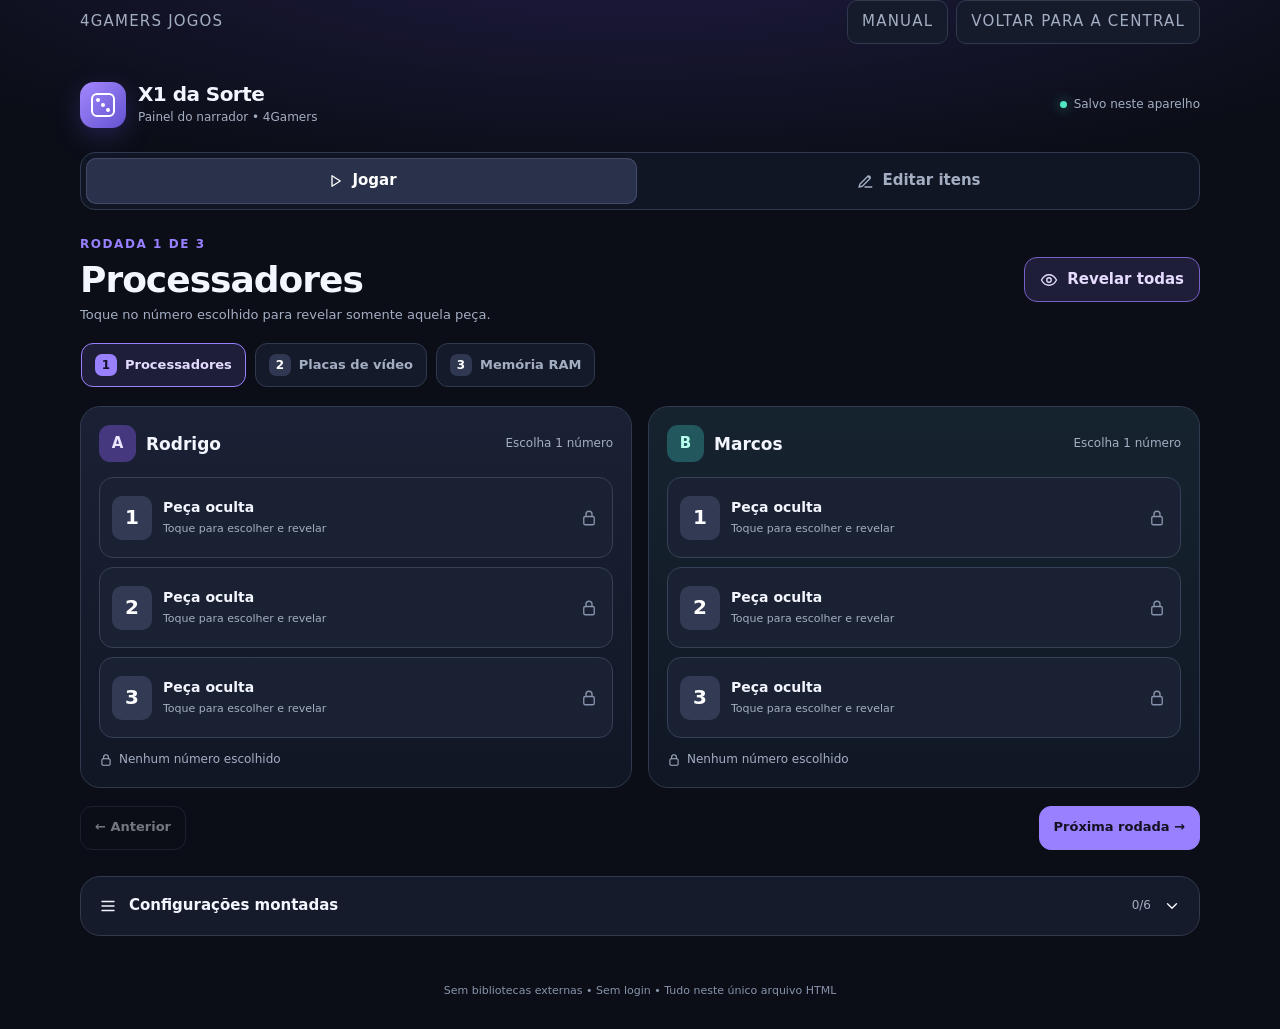
<file: games/x1-da-sorte/index.html>
<!doctype html>
<html lang="pt-BR">
<head>
  <meta charset="utf-8">
  <meta name="viewport" content="width=device-width, initial-scale=1, viewport-fit=cover">
  <meta name="theme-color" content="#0b0e17">
  <meta name="description" content="Painel de apresentação do X1 da Sorte. Importe, edite e revele as peças de cada jogador durante a partida.">
  <title>X1 da Sorte • Painel do Narrador</title>
  <style>
    :root {
      color-scheme: dark;
      --bg: #0b0e17;
      --panel: #151b2b;
      --panel2: #1b2234;
      --line: #30394e;
      --text: #f4f6ff;
      --muted: #a4aec3;
      --purple: #9980ff;
      --purple-soft: rgba(153,128,255,.14);
      --mint: #51e6c2;
      --good: #76e5b2;
      --mid: #ffd18b;
      --bad: #ff9ba7;
      --radius: 20px;
    }
    * { box-sizing: border-box; }
    html { -webkit-text-size-adjust: 100%; scroll-behavior: smooth; }
    body {
      margin: 0;
      min-width: 320px;
      min-height: 100vh;
      font: 15px/1.45 system-ui, -apple-system, BlinkMacSystemFont, "Segoe UI", sans-serif;
      color: var(--text);
      background: radial-gradient(ellipse 90% 340px at 50% -70px, rgba(105,75,222,.22), transparent 75%), var(--bg);
      -webkit-tap-highlight-color: transparent;
    }
    button, input, select, textarea { font: inherit; }
    button { cursor: pointer; }
    button:disabled { cursor: not-allowed; opacity: .45; }
    button:focus-visible, input:focus-visible, select:focus-visible, textarea:focus-visible, summary:focus-visible {
      outline: 3px solid var(--purple); outline-offset: 3px;
    }
    [hidden] { display: none !important; }
    .wrap { width: min(1120px, calc(100% - 32px)); margin-inline: auto; }
    .header {
      display: flex; align-items: center; justify-content: space-between; gap: 12px;
      padding-block: 24px 16px;
    }
    .brand { display: flex; align-items: center; min-width: 0; gap: 12px; }
    .logo {
      display: grid; place-items: center; flex: 0 0 auto;
      width: 46px; height: 46px; border-radius: 14px;
      background: linear-gradient(135deg, #a488ff, #6352cf);
      box-shadow: 0 8px 26px #6d57e944;
    }
    .logo svg { width: 28px; height: 28px; }
    .brand-name { font-weight: 850; font-size: 20px; letter-spacing: -.55px; line-height: 1.18; overflow-wrap: anywhere; }
    .brand-sub { font-size: 12px; color: var(--muted); margin-top: 2px; }
    .status { display: flex; align-items: center; gap: 7px; flex: 0 0 auto; color: var(--muted); font-size: 12px; }
    .status-dot { width: 7px; height: 7px; border-radius: 50%; background: var(--mint); box-shadow: 0 0 12px #51e6c288; }
    .status.problem .status-dot { background: var(--bad); box-shadow: none; }
    .tabs {
      display: grid; grid-template-columns: 1fr 1fr; gap: 6px; padding: 5px;
      border: 1px solid var(--line); border-radius: 15px; background: #111625;
      margin: 8px 0 26px;
    }
    .tab {
      border: 0; border-radius: 10px; padding: 12px 14px; background: transparent; color: var(--muted);
      display: flex; align-items: center; justify-content: center; gap: 8px; font-weight: 750;
      transition: background .15s, color .15s;
    }
    .tab.active { background: #2a314a; color: white; box-shadow: inset 0 0 0 1px #424969; }
    svg.icon { width: 18px; height: 18px; vertical-align: middle; stroke: currentColor; fill: none; stroke-width: 1.8; stroke-linecap: round; stroke-linejoin: round; flex: 0 0 auto; }
    .eyebrow { color: var(--purple); font-size: 12px; font-weight: 850; letter-spacing: .13em; text-transform: uppercase; }
    .hero { display: flex; justify-content: space-between; align-items: center; gap: 16px; margin-bottom: 16px; }
    h1 { font-size: clamp(25px, 4vw, 36px); line-height: 1.16; margin: 6px 0 5px; letter-spacing: -1px; }
    h2 { margin: 0; font-size: 19px; line-height: 1.3; letter-spacing: -.35px; }
    .description, .hint { color: var(--muted); font-size: 13px; margin: 4px 0 0; }
    .eye-btn {
      flex: 0 0 auto; display: inline-flex; align-items: center; justify-content: center; gap: 9px;
      min-height: 45px; border: 1px solid #7661c6; border-radius: 13px;
      color: #e5dcff; background: var(--purple-soft); padding: 10px 15px; font-weight: 750;
    }
    .eye-btn.on { background: var(--purple); color: #100e21; border-color: var(--purple); }
    .rounds { display: flex; overflow-x: auto; scrollbar-width: thin; gap: 9px; padding: 3px 1px 13px; margin-bottom: 6px; }
    .round-btn {
      display: flex; align-items: center; gap: 8px; flex: 0 0 auto; padding: 10px 13px;
      background: #141a2a; border: 1px solid var(--line); border-radius: 12px;
      color: var(--muted); font-size: 13px; font-weight: 680;
    }
    .round-btn.active { background: var(--purple-soft); border-color: var(--purple); color: #e4dcff; }
    .round-num { display: inline-grid; place-items: center; width: 22px; height: 22px; border-radius: 7px; background: #303750; font-size: 12px; color: white; }
    .round-btn.active .round-num { background: var(--purple); color: #151127; }
    .players { display: grid; grid-template-columns: repeat(2, minmax(0,1fr)); gap: 16px; }
    .player {
      min-width: 0; padding: 18px; border: 1px solid var(--line); border-radius: var(--radius);
      background: linear-gradient(180deg, rgba(28,34,54,.95), rgba(17,23,37,.96));
    }
    .player:nth-child(2) { background: linear-gradient(180deg, rgba(23,38,50,.9), rgba(17,23,37,.96)); }
    .player-top { display: flex; align-items: center; justify-content: space-between; gap: 10px; margin-bottom: 15px; }
    .player-id { display: flex; align-items: center; gap: 10px; min-width: 0; }
    .avatar { display: grid; place-items: center; width: 37px; height: 37px; border-radius: 11px; background: #46387e; color: #eee6ff; font-weight: 900; }
    .player:nth-child(2) .avatar { background: #21575d; color: #b8fff0; }
    .player-name { overflow-wrap: anywhere; font-size: 17px; font-weight: 800; }
    .choice-caption { color: var(--muted); font-size: 12px; white-space: nowrap; }
    .card-list { display: grid; gap: 9px; }
    .piece {
      width: 100%; display: flex; align-items: center; gap: 11px; text-align: left; min-height: 81px;
      border: 1px solid #364056; border-radius: 14px; padding: 12px; color: var(--text);
      background: #1a2132; transition: border-color .15s, background .15s, transform .15s;
    }
    .piece:active { transform: scale(.99); }
    .piece:hover { border-color: #687393; }
    .piece.selected { border-color: var(--purple); background: #2a2545; box-shadow: inset 0 0 0 1px #9980ff33; }
    .piece.revealed:not(.selected) { background: #222a3e; }
    .piece-num {
      display: grid; place-items: center; width: 40px; height: 44px; border-radius: 10px;
      background: #333b54; color: white; font-size: 20px; font-weight: 850; flex: 0 0 auto;
    }
    .piece.selected .piece-num { background: var(--purple); color: #1b1531; }
    .piece-body { min-width: 0; flex: 1; }
    .piece-name { display: block; font-size: 14px; font-weight: 750; line-height: 1.28; overflow-wrap: anywhere; }
    .piece-help { display: block; color: var(--muted); font-size: 11px; margin-top: 4px; }
    .piece.selected .piece-help { color: #c7b8ff; }
    .piece-right { flex: 0 0 auto; display: grid; place-items: center; min-width: 22px; }
    .piece-right .icon { color: #8792ab; }
    .level { display: inline-flex; border-radius: 7px; font-size: 10px; font-weight: 850; padding: 5px 7px; white-space: nowrap; text-transform: uppercase; letter-spacing: .03em; }
    .level.Bom { background: #1e493e; color: var(--good); }
    .level.Mediano { background: #4a3c28; color: var(--mid); }
    .level.Ruim { background: #4f2e3a; color: var(--bad); }
    .player-foot { display: flex; align-items: center; gap: 6px; margin-top: 13px; color: var(--muted); font-size: 12px; }
    .player-foot .icon { width: 14px; height: 14px; }
    .player-foot strong { color: #e7e4ff; }
    .round-controls { display: flex; justify-content: space-between; gap: 12px; margin: 18px 0 26px; }
    .btn {
      min-height: 44px; display: inline-flex; justify-content: center; align-items: center; gap: 8px;
      border: 1px solid var(--line); border-radius: 12px; color: var(--text); background: #21293c;
      padding: 10px 14px; font-weight: 730; font-size: 13px;
    }
    .btn:hover:not(:disabled) { border-color: #767e9a; }
    .btn.primary { background: var(--purple); color: #151122; border-color: var(--purple); }
    .btn.ghost { background: transparent; }
    .btn.danger { color: #ffb5bc; border-color: #874753; background: #3a242f; }
    .btn .icon { width: 17px; height: 17px; }
    .summary {
      border: 1px solid var(--line); border-radius: var(--radius);
      background: #151b2b; margin-bottom: 35px; overflow: clip;
    }
    .summary > summary { list-style: none; display: flex; align-items: center; gap: 12px; padding: 18px; cursor: pointer; }
    .summary > summary::-webkit-details-marker { display: none; }
    .summary-title { font-weight: 800; flex: 1; }
    .summary-meta { color: var(--muted); font-size: 12px; }
    .summary summary .chevron { transition: transform .15s; }
    .summary[open] summary .chevron { transform: rotate(180deg); }
    .summary-content { border-top: 1px solid var(--line); padding: 18px; display: grid; grid-template-columns: repeat(2, minmax(0,1fr)); gap: 14px; }
    .summary-person { min-width: 0; background: #1d2537; border-radius: 13px; padding: 14px; }
    .summary-person h3 { margin: 0 0 10px; font-size: 15px; }
    .summary-item { border-top: 1px solid #374157; padding: 9px 0; }
    .summary-item:first-of-type { border-top: 0; }
    .summary-cat { font-size: 11px; color: var(--muted); }
    .summary-value { font-size: 13px; font-weight: 700; line-height: 1.4; margin-top: 3px; overflow-wrap: anywhere; }
    .summary-empty { font-weight: 450; color: #7e8aa3; font-style: italic; }
    .edit-intro { display: flex; justify-content: space-between; align-items: flex-start; gap: 12px; margin-bottom: 18px; }
    .edit-intro h1 { margin-top: 0; }
    .editor-box {
      background: #151b2b; border: 1px solid var(--line); border-radius: var(--radius);
      padding: 18px; margin-bottom: 18px;
    }
    .editor-box h2 { margin-bottom: 12px; }
    .toolbar { display: flex; gap: 8px; flex-wrap: wrap; }
    .tool-caption { color: var(--muted); font-size: 12px; margin: 12px 0 0; }
    .form-grid { display: grid; grid-template-columns: repeat(3,minmax(0,1fr)); gap: 12px; }
    .form-label { display: block; color: var(--muted); font-size: 12px; font-weight: 750; margin-bottom: 6px; }
    .field, .select, .json-textarea {
      width: 100%; color: var(--text); background: #0f1421; border: 1px solid #3b455b;
      border-radius: 10px; padding: 12px; min-height: 45px; outline: none;
    }
    .field:focus, .select:focus, .json-textarea:focus { border-color: var(--purple); }
    .round-edit-head { display: flex; gap: 12px; align-items: flex-end; justify-content: space-between; margin-bottom: 15px; }
    .round-edit-head .field-wrap { flex: 1; }
    .editor-rounds { margin-bottom: 9px; }
    .editor-players { display: grid; grid-template-columns: repeat(2,minmax(0,1fr)); gap: 12px; }
    .editor-player { border: 1px solid #3a4358; border-radius: 13px; padding: 13px; min-width: 0; }
    .editor-player h3 { margin: 0 0 12px; font-size: 15px; }
    .item-edit { padding: 12px 0; border-top: 1px solid #30394e; }
    .item-edit:first-of-type { border-top: 0; padding-top: 0; }
    .item-edit-label { color: #c8d0e2; font-size: 12px; font-weight: 780; margin-bottom: 6px; }
    .item-edit-row { display: grid; grid-template-columns: minmax(0,1fr) 110px; gap: 8px; }
    .select { cursor: pointer; padding: 10px 7px; }
    .editor-bottom { display: flex; flex-wrap: wrap; gap: 8px; margin-top: 15px; }
    .mini-help { font-size: 12px; color: var(--muted); padding: 10px 0 0; }
    .danger-area { display: flex; align-items: center; gap: 12px; flex-wrap: wrap; }
    .danger-area .hint { flex: 1; min-width: 210px; }
    .footer { text-align: center; color: #8994ac; font-size: 11px; padding: 12px 0 30px; }
    dialog {
      width: min(540px, calc(100% - 30px)); max-height: calc(100vh - 45px); overflow: auto; padding: 0;
      color: var(--text); background: #1a2031; border: 1px solid #5e6487; border-radius: 18px;
      box-shadow: 0 28px 85px #000b;
    }
    dialog::backdrop { background: rgba(2,4,10,.79); }
    .dialog-inner { padding: 22px; }
    .dialog-inner h2 { margin-bottom: 6px; }
    .json-textarea { resize: vertical; min-height: 200px; line-height: 1.5; font: 12px/1.6 ui-monospace, SFMono-Regular, Consolas, monospace; margin: 15px 0; }
    .dialog-actions { display: flex; justify-content: flex-end; gap: 10px; }
    .json-guide { font: 11px/1.5 ui-monospace, SFMono-Regular, Consolas, monospace; white-space: pre-wrap; color: #c9d6e8; padding: 12px; border-radius: 11px; background: #0f1421; overflow-wrap: anywhere; }
    details.help { margin-top: 13px; }
    details.help summary { cursor: pointer; color: #c0b0ff; font-size: 13px; font-weight: 650; padding: 3px; }
    .toast {
      position: fixed; z-index: 5; bottom: max(20px, env(safe-area-inset-bottom)); left: 50%; transform: translateX(-50%);
      background: #363e58; color: white; border: 1px solid #67718f;
      width: max-content; max-width: calc(100% - 32px); border-radius: 12px;
      box-shadow: 0 12px 36px #0009; padding: 12px 17px; font-size: 13px; text-align: center;
    }
    @media (max-width: 740px) {
      .players, .editor-players, .summary-content { grid-template-columns: minmax(0,1fr); }
      .player { padding: 15px; }
      .hero { align-items: flex-start; }
      .form-grid { grid-template-columns: minmax(0,1fr); }
      .status { font-size: 0; }
      .status-dot { width: 9px; height: 9px; }
      .round-btn { padding: 9px 11px; }
      .edit-intro { display: block; }
    }
    @media (max-width: 420px) {
      .wrap { width: calc(100% - 24px); }
      .header { padding-top: 17px; }
      .brand-name { font-size: 18px; }
      .brand-sub { font-size: 11px; }
      .logo { width: 42px; height: 42px; }
      .hero { display: block; }
      .eye-btn { margin-top: 12px; width: 100%; }
      .editor-box { padding: 14px; }
      .editor-player { padding: 10px; }
      .item-edit-row { grid-template-columns: minmax(0,1fr) 104px; }
      .editor-bottom .btn { flex: 1 1 auto; }
      .round-controls .btn { flex: 1; }
    }
    @media (prefers-reduced-motion: reduce) {
      html { scroll-behavior: auto; }
      *, *::before, *::after { transition: none !important; }
    }
    .back-nav { max-width: 1120px; margin: 0 auto 14px; display: flex; justify-content: space-between; align-items: center; gap: 12px; color: var(--muted); font: 700 12px var(--mono); letter-spacing: .08em; text-transform: uppercase; }
    .back-nav span { display: flex; gap: 8px; align-items: center; }
    .back-nav a { color: var(--fg); text-decoration: none; border: 1px solid var(--line); border-radius: 10px; padding: 10px 14px; background: var(--panel); }
    .back-nav a:hover, .back-nav a:focus-visible { border-color: var(--accent); color: var(--accent); }
    @media (max-width: 700px) { .back-nav { margin-inline: 16px; } }
  </style>
</head>
<body>
  <nav class="back-nav" aria-label="Navegacao principal"><span>4Gamers Jogos</span><span><a href="manual.html">Manual</a><a href="../../index.html">Voltar para a central</a></span></nav>
  <header class="header wrap">
    <div class="brand">
      <div class="logo" aria-hidden="true">
        <svg viewBox="0 0 28 28" fill="none" xmlns="http://www.w3.org/2000/svg">
          <rect x="3" y="3" width="22" height="22" rx="5" stroke="white" stroke-width="2"/>
          <circle cx="9" cy="9" r="2" fill="white"/><circle cx="14" cy="14" r="2" fill="white"/><circle cx="19" cy="19" r="2" fill="white"/>
        </svg>
      </div>
      <div><div class="brand-name" id="brandTitle">X1 da Sorte</div><div class="brand-sub">Painel do narrador • 4Gamers</div></div>
    </div>
    <div class="status" id="saveStatus" aria-label="Dados salvos no aparelho"><i class="status-dot"></i><span>Salvo neste aparelho</span></div>
  </header>

  <main class="wrap">
    <nav class="tabs" aria-label="Modo do aplicativo">
      <button class="tab active" type="button" id="tabPlay" aria-controls="playView" aria-selected="true">
        <svg class="icon" viewBox="0 0 24 24" aria-hidden="true"><path d="m8 5 11 7-11 7V5Z"/></svg> Jogar
      </button>
      <button class="tab" type="button" id="tabEdit" aria-controls="editView" aria-selected="false">
        <svg class="icon" viewBox="0 0 24 24" aria-hidden="true"><path d="M12 20h9M15.5 5.5l3 3M4 20l4.4-1 10-10a2.1 2.1 0 0 0-3-3l-10 10L4 20Z"/></svg> Editar itens
      </button>
    </nav>

    <section id="playView" aria-label="Controle da partida">
      <div class="hero">
        <div><div class="eyebrow" id="roundEyebrow">RODADA 1 DE 3</div><h1 id="roundTitle">Processadores</h1><p class="description">Toque no número escolhido para revelar somente aquela peça.</p></div>
        <button class="eye-btn" type="button" id="eyeButton" aria-pressed="false" title="Mostrar ou esconder todas as peças desta rodada"></button>
      </div>
      <nav class="rounds" id="playRounds" aria-label="Rodadas"></nav>
      <div class="players" id="playPlayers"></div>
      <div class="round-controls">
        <button type="button" class="btn ghost" id="previousRound">← Anterior</button>
        <button type="button" class="btn primary" id="nextRound">Próxima rodada →</button>
      </div>
      <details class="summary" id="summaryDetails">
        <summary><svg class="icon" viewBox="0 0 24 24" aria-hidden="true"><path d="M4 6h16M4 12h16M4 18h16"/></svg><span class="summary-title">Configurações montadas</span><span class="summary-meta" id="summaryCount">0/6</span><svg class="icon chevron" viewBox="0 0 24 24" aria-hidden="true"><path d="m6 9 6 6 6-6"/></svg></summary>
        <div class="summary-content" id="summaryContent"></div>
      </details>
    </section>

    <section id="editView" aria-label="Editar conteúdo do jogo" hidden>
      <div class="edit-intro"><div><h1>Editar o jogo</h1><p class="description">Altere as peças, embaralhe as posições ou importe outro jogo. As mudanças são salvas automaticamente neste aparelho.</p></div></div>

      <div class="editor-box">
        <h2>Arquivo JSON</h2>
        <div class="toolbar">
          <button type="button" class="btn primary" id="importFileButton">Importar JSON</button>
          <button type="button" class="btn" id="importPasteButton">Colar JSON</button>
          <button type="button" class="btn" id="exportButton"><svg class="icon" viewBox="0 0 24 24" aria-hidden="true"><path d="M12 3v12m0 0 4-4m-4 4-4-4M4 17v3h16v-3"/></svg> Baixar JSON</button>
          <input type="file" id="jsonFile" accept=".json,application/json,text/plain" hidden>
        </div>
        <p class="tool-caption">Ao importar, o jogo atual será substituído. O JSON exporta as peças, não as escolhas realizadas.</p>
        <details class="help"><summary>Como deve ser o formato do JSON?</summary>
          <p class="hint">Use o botão “Baixar JSON” como modelo. Cada lista dentro de <code>opcoes</code> pertence ao jogador na mesma posição em <code>jogadores</code>; cada peça corresponde aos números 1, 2 e 3.</p>
          <pre class="json-guide">{
  "titulo": "X1 da Sorte",
  "jogadores": ["Rodrigo", "Marcos"],
  "rodadas": [{
    "categoria": "Processadores",
    "opcoes": [
      [{"peca":"Ryzen 7 9800X3D","nivel":"Bom"},
       {"peca":"Intel i3-2100","nivel":"Ruim"},
       {"peca":"Intel i5-10400F","nivel":"Mediano"}],
      [{"peca":"Intel i5-750","nivel":"Ruim"},
       {"peca":"Ryzen 5 5600X","nivel":"Mediano"},
       {"peca":"Ryzen 9 9950X3D","nivel":"Bom"}]
    ]
  }]
}</pre>
        </details>
      </div>

      <div class="editor-box"><h2>Informações da partida</h2><div class="form-grid" id="gameFields"></div></div>
      <div class="editor-box">
        <h2>Peças e posições</h2>
        <nav class="rounds editor-rounds" id="editRounds" aria-label="Selecione uma rodada para editar"></nav>
        <div id="editRoundForm"></div>
        <div class="editor-bottom">
          <button type="button" class="btn primary" id="addRoundButton">+ Adicionar rodada</button>
          <button type="button" class="btn" id="shuffleRoundButton">Embaralhar esta rodada</button>
          <button type="button" class="btn" id="shuffleAllButton">Embaralhar todas</button>
          <button type="button" class="btn danger" id="deleteRoundButton">Excluir rodada</button>
        </div>
        <p class="mini-help">Cada jogador tem seus próprios números 1, 2 e 3. Os dois podem escolher o mesmo número e receber peças diferentes.</p>
      </div>
      <div class="editor-box danger-area">
        <div><h2>Recomeçar</h2><p class="hint">Reinicie só as escolhas ou restaure as peças originais do exemplo.</p></div>
        <button type="button" class="btn" id="resetChoicesButton">Limpar escolhas</button>
        <button type="button" class="btn danger" id="restoreButton">Restaurar exemplo</button>
      </div>
    </section>
  </main>
  <footer class="footer wrap">Sem bibliotecas externas • Sem login • Tudo neste único arquivo HTML</footer>

  <dialog id="pasteDialog" aria-labelledby="pasteTitle">
    <div class="dialog-inner"><h2 id="pasteTitle">Importar JSON colado</h2><p class="hint">Cole o JSON com os jogadores, rodadas e peças. A importação substitui o jogo atual.</p>
      <textarea class="json-textarea" id="pasteText" placeholder='{"titulo":"X1 da Sorte", "jogadores":[...], "rodadas":[...]}' spellcheck="false" aria-label="JSON para importar"></textarea>
      <div class="dialog-actions"><button type="button" class="btn ghost" id="cancelPaste">Cancelar</button><button type="button" class="btn primary" id="confirmPaste">Importar</button></div>
    </div>
  </dialog>
  <div class="toast" id="toast" role="status" aria-live="polite" hidden></div>

  <script>
  (() => {
    'use strict';
    const STORAGE_KEY = 'x1-da-sorte-narrador-v1';
    const LEVELS = ['Ruim', 'Mediano', 'Bom'];
    const EXAMPLE = {
      titulo: 'X1 da Sorte',
      jogadores: ['Rodrigo', 'Marcos'],
      rodadas: [
        {
          categoria: 'Processadores',
          opcoes: [
            [
              {peca: 'AMD Ryzen 7 9800X3D', nivel: 'Bom'},
              {peca: 'Intel Core i3-2100', nivel: 'Ruim'},
              {peca: 'Intel Core i5-10400F', nivel: 'Mediano'}
            ],
            [
              {peca: 'Intel Core i5-750', nivel: 'Ruim'},
              {peca: 'AMD Ryzen 5 5600X', nivel: 'Mediano'},
              {peca: 'AMD Ryzen 9 9950X3D', nivel: 'Bom'}
            ]
          ]
        },
        {
          categoria: 'Placas de vídeo',
          opcoes: [
            [
              {peca: 'RTX 3060 12 GB', nivel: 'Mediano'},
              {peca: 'RTX 5090 32 GB', nivel: 'Bom'},
              {peca: 'GTX 1650 4 GB', nivel: 'Ruim'}
            ],
            [
              {peca: 'RTX 5070 12 GB', nivel: 'Bom'},
              {peca: 'GT 710 2 GB', nivel: 'Ruim'},
              {peca: 'GTX 1050 Ti 4 GB', nivel: 'Mediano'}
            ]
          ]
        },
        {
          categoria: 'Memória RAM',
          opcoes: [
            [
              {peca: '4 GB DDR3-1333 (1×4 GB)', nivel: 'Ruim'},
              {peca: '32 GB DDR5-6000 (2×16 GB)', nivel: 'Bom'},
              {peca: '16 GB DDR4-3200 (2×8 GB)', nivel: 'Mediano'}
            ],
            [
              {peca: '64 GB DDR5-6000 (2×32 GB)', nivel: 'Bom'},
              {peca: '16 GB DDR4-3200 (2×8 GB)', nivel: 'Mediano'},
              {peca: '8 GB DDR4-2666 (1×8 GB)', nivel: 'Ruim'}
            ]
          ]
        }
      ]
    };
    const $ = id => document.getElementById(id);
    const copy = value => JSON.parse(JSON.stringify(value));
    const escapeHTML = value => String(value ?? '').replace(/[&<>"']/g, c => ({'&':'&amp;', '<':'&lt;', '>':'&gt;', '"':'&quot;', "'":'&#39;'}[c]));
    const icon = name => {
      const paths = {
        eye: '<path d="M2 12s3.6-7 10-7 10 7 10 7-3.6 7-10 7S2 12 2 12Z"/><circle cx="12" cy="12" r="3"/>',
        eyeOff: '<path d="M3 3l18 18M10.6 5.1A10.8 10.8 0 0 1 12 5c6.4 0 10 7 10 7a16.4 16.4 0 0 1-3.1 3.8M6 6.2C3.5 7.9 2 12 2 12s3.6 7 10 7a10.6 10.6 0 0 0 4.4-.9"/><path d="M9.9 9.8a3 3 0 0 0 4.3 4.3"/>',
        lock: '<rect x="5" y="10" width="14" height="11" rx="2"/><path d="M8 10V7a4 4 0 0 1 8 0v3"/>',
        check: '<path d="m5 12 4 4L19 6"/>',
        info: '<circle cx="12" cy="12" r="10"/><path d="M12 11v6M12 7h.01"/>'
      };
      return `<svg class="icon" viewBox="0 0 24 24" aria-hidden="true">${paths[name] || paths.info}</svg>`;
    };

    let game = copy(EXAMPLE);
    let selected = game.rodadas.map(() => [null, null]);
    let currentRound = 0;
    let visibleAll = false; // Por segurança, sempre volta oculto ao abrir/recarregar.
    let page = 'play';
    let toastTimeout;
    let saveOk = true;

    function normalizeLevel(value, where) {
      const txt = String(value ?? '').trim().toLowerCase().normalize('NFD').replace(/[\u0300-\u036f]/g, '');
      const result = LEVELS.find(v => v.toLowerCase() === txt);
      if (!result) throw new Error(`${where}: nível inválido. Use Ruim, Mediano ou Bom.`);
      return result;
    }
    function normalizeData(raw, allowDraft = false) {
      if (!raw || typeof raw !== 'object' || Array.isArray(raw)) throw new Error('O JSON precisa conter um objeto de jogo.');
      const rawPlayers = raw.jogadores ?? raw.players;
      const rawRounds = raw.rodadas ?? raw.rounds;
      if (!Array.isArray(rawPlayers) || rawPlayers.length !== 2) throw new Error('É necessário ter exatamente dois jogadores em "jogadores".');
      if (!Array.isArray(rawRounds) || rawRounds.length < 1 || rawRounds.length > 20) throw new Error('Inclua de 1 a 20 rodadas em "rodadas".');
      const players = rawPlayers.map((v, i) => {
        if (typeof v !== 'string' || (!allowDraft && !v.trim())) throw new Error(`O nome do jogador ${i+1} está vazio.`);
        return v.trim().slice(0,60);
      });
      const rounds = rawRounds.map((r, ri) => {
        if (!r || typeof r !== 'object') throw new Error(`Rodada ${ri+1}: formato incorreto.`);
        const category = r.categoria ?? r.category ?? r.name;
        const opts = r.opcoes ?? r.options ?? r.items;
        if (typeof category !== 'string' || (!allowDraft && !category.trim())) throw new Error(`Rodada ${ri+1}: falta "categoria".`);
        if (!Array.isArray(opts) || opts.length !== 2) throw new Error(`Rodada ${ri+1}: "opcoes" deve ter duas listas (uma por jogador).`);
        const options = opts.map((playerOpts, pi) => {
          if (!Array.isArray(playerOpts) || playerOpts.length !== 3) throw new Error(`Rodada ${ri+1}, ${players[pi]}: inclua exatamente três peças.`);
          return playerOpts.map((o, ni) => {
            if (!o || typeof o !== 'object' || Array.isArray(o)) throw new Error(`Rodada ${ri+1}, ${players[pi]}, número ${ni+1}: peça inválida.`);
            const piece = o.peca ?? o.name ?? o.modelo;
            if (typeof piece !== 'string') throw new Error(`Rodada ${ri+1}, ${players[pi]}, número ${ni+1}: falta "peca".`);
            return {
              peca: piece.slice(0,220),
              nivel: normalizeLevel(o.nivel ?? o.level, `Rodada ${ri+1}, ${players[pi]}, nº ${ni+1}`)
            };
          });
        });
        return { categoria: category.trim().slice(0,90), opcoes: options };
      });
      return { titulo: String(raw.titulo ?? raw.title ?? 'X1 da Sorte').slice(0,90), jogadores: players, rodadas: rounds };
    }
    function load() {
      try {
        const raw = localStorage.getItem(STORAGE_KEY);
        if (!raw) return;
        const saved = JSON.parse(raw);
        game = normalizeData(saved.game, true);
        selected = game.rodadas.map((_, i) => {
          const s = saved.selected && saved.selected[i];
          return [0,1].map(p => Number.isInteger(s?.[p]) && s[p] >= 0 && s[p] < 3 ? s[p] : null);
        });
        currentRound = Number.isInteger(saved.currentRound) ? Math.max(0, Math.min(saved.currentRound, game.rodadas.length-1)) : 0;
      } catch (err) {
        console.warn('Não foi possível recuperar os dados salvos:', err);
        game = copy(EXAMPLE);
        selected = game.rodadas.map(() => [null, null]);
        currentRound = 0;
      }
    }
    function save() {
      try {
        localStorage.setItem(STORAGE_KEY, JSON.stringify({game, selected, currentRound}));
        if (!saveOk) {
          $('saveStatus').classList.remove('problem');
          $('saveStatus').querySelector('span').textContent = 'Salvo neste aparelho';
        }
        saveOk = true;
      } catch (err) {
        saveOk = false;
        $('saveStatus').classList.add('problem');
        $('saveStatus').querySelector('span').textContent = 'Sem salvamento local';
      }
    }
    function toast(message) {
      const el = $('toast');
      el.textContent = message;
      el.hidden = false;
      clearTimeout(toastTimeout);
      toastTimeout = setTimeout(() => { el.hidden = true; }, 3700);
    }
    function roundTabs(target, editable=false) {
      target.innerHTML = game.rodadas.map((r, i) => `
        <button type="button" class="round-btn ${i===currentRound?'active':''}" data-round="${i}" aria-current="${i===currentRound?'step':'false'}">
          <span class="round-num">${i+1}</span><span class="round-label">${escapeHTML(r.categoria || `Rodada ${i+1}`)}</span>
        </button>`).join('');
    }
    function renderPlay() {
      const round = game.rodadas[currentRound];
      $('brandTitle').textContent = game.titulo || 'X1 da Sorte';
      document.title = `${game.titulo || 'X1 da Sorte'} • Painel do Narrador`;
      $('roundEyebrow').textContent = `RODADA ${currentRound+1} DE ${game.rodadas.length}`;
      $('roundTitle').textContent = round.categoria || `Rodada ${currentRound+1}`;
      $('eyeButton').classList.toggle('on', visibleAll);
      $('eyeButton').setAttribute('aria-pressed', String(visibleAll));
      $('eyeButton').innerHTML = `${icon(visibleAll ? 'eyeOff' : 'eye')} ${visibleAll ? 'Ocultar todas' : 'Revelar todas'}`;
      roundTabs($('playRounds'));
      $('playPlayers').innerHTML = game.jogadores.map((name, playerIndex) => {
        const selection = selected[currentRound][playerIndex];
        const cards = round.opcoes[playerIndex].map((piece, number) => {
          const chosen = selection === number;
          const revealed = visibleAll || chosen;
          const pieceName = piece.peca.trim() || '(Peça ainda não cadastrada)';
          return `<button type="button" class="piece ${chosen ? 'selected' : ''} ${revealed ? 'revealed' : ''}"
                  data-pick="${playerIndex}:${number}" aria-pressed="${chosen}" aria-label="${escapeHTML(name)}: número ${number+1}, ${chosen ? 'selecionado; toque para desfazer' : 'toque para selecionar e revelar'}">
            <span class="piece-num">${number+1}</span>
            <span class="piece-body"><span class="piece-name">${revealed ? escapeHTML(pieceName) : 'Peça oculta'}</span>
            <span class="piece-help">${chosen ? 'Escolha revelada • toque para desfazer' : (revealed ? 'Toque para escolher esta peça' : 'Toque para escolher e revelar')}</span></span>
            <span class="piece-right">${revealed ? `<span class="level ${piece.nivel}">${piece.nivel}</span>` : icon('lock')}</span>
          </button>`;
        }).join('');
        return `<article class="player"><div class="player-top"><div class="player-id"><span class="avatar">${playerIndex === 0 ? 'A' : 'B'}</span><span class="player-name">${escapeHTML(name)}</span></div><span class="choice-caption">Escolha 1 número</span></div>
          <div class="card-list">${cards}</div>
          <div class="player-foot">${selection===null ? `${icon('lock')} Nenhum número escolhido` : `${icon('check')} Selecionado: <strong>número ${selection+1}</strong>`}</div>
        </article>`;
      }).join('');
      $('previousRound').disabled = currentRound === 0;
      $('nextRound').innerHTML = currentRound === game.rodadas.length - 1 ? `Ver PCs montados →` : `Próxima rodada →`;
      renderSummary();
    }
    function renderSummary() {
      const total = game.rodadas.length * 2;
      const completed = selected.reduce((count, round) => count + round.filter(n => n !== null).length, 0);
      $('summaryCount').textContent = `${completed}/${total}`;
      $('summaryContent').innerHTML = game.jogadores.map((name,p) => `<div class="summary-person"><h3>${escapeHTML(name)}</h3>${game.rodadas.map((r,ri) => {
        const picked = selected[ri][p];
        const piece = picked === null ? null : r.opcoes[p][picked];
        return `<div class="summary-item"><div class="summary-cat">${escapeHTML(r.categoria || `Rodada ${ri+1}`)}</div>
        <div class="summary-value ${piece?'':'summary-empty'}">${piece ? escapeHTML(piece.peca || 'Peça não cadastrada') : 'Ainda não escolheu'}</div></div>`;
      }).join('')}</div>`).join('');
    }
    function renderEditor() {
      $('gameFields').innerHTML = `<label><span class="form-label">Nome do jogo</span><input class="field" type="text" maxlength="90" data-field="title" value="${escapeHTML(game.titulo)}"></label>
        ${game.jogadores.map((n,p) => `<label><span class="form-label">Jogador ${p+1}</span><input class="field" type="text" maxlength="60" data-field="player:${p}" value="${escapeHTML(n)}"></label>`).join('')}`;
      roundTabs($('editRounds'),true);
      const r = game.rodadas[currentRound];
      $('editRoundForm').innerHTML = `<div class="round-edit-head"><label class="field-wrap"><span class="form-label">Categoria / nome da rodada ${currentRound+1}</span><input class="field" type="text" maxlength="90" data-field="category" value="${escapeHTML(r.categoria)}"></label></div>
        <div class="editor-players">${game.jogadores.map((name,p) => `<div class="editor-player"><h3>${escapeHTML(name || `Jogador ${p+1}`)}</h3>${r.opcoes[p].map((piece,n) => `
          <div class="item-edit"><div class="item-edit-label">Número ${n+1}</div><div class="item-edit-row">
          <input class="field" type="text" maxlength="220" aria-label="Peça ${n+1} de ${escapeHTML(name)}" placeholder="Modelo exato da peça" data-field="piece:${p}:${n}" value="${escapeHTML(piece.peca)}">
          <select class="select" aria-label="Nível da peça ${n+1} de ${escapeHTML(name)}" data-field="level:${p}:${n}">${LEVELS.map(v => `<option value="${v}" ${piece.nivel===v?'selected':''}>${v}</option>`).join('')}</select>
          </div></div>`).join('')}</div>`).join('')}</div>`;
      $('deleteRoundButton').disabled = game.rodadas.length <= 1;
      $('addRoundButton').disabled = game.rodadas.length >= 20;
    }
    function setRound(i) {
      if (!Number.isInteger(i) || i < 0 || i >= game.rodadas.length) return;
      currentRound = i;
      visibleAll = false;
      save();
      if (page === 'play') renderPlay(); else renderEditor();
    }
    function switchPage(next) {
      page = next;
      visibleAll = false;
      $('playView').hidden = next !== 'play';
      $('editView').hidden = next !== 'edit';
      $('tabPlay').classList.toggle('active', next === 'play');
      $('tabEdit').classList.toggle('active', next === 'edit');
      $('tabPlay').setAttribute('aria-selected', String(next === 'play'));
      $('tabEdit').setAttribute('aria-selected', String(next === 'edit'));
      if (next === 'play') renderPlay(); else renderEditor();
      window.scrollTo({top:0,behavior:'instant'});
    }
    function setPick(player, number) {
      const prior = selected[currentRound][player];
      selected[currentRound][player] = prior === number ? null : number;
      save();
      renderPlay();
    }
    function shuffle(items) {
      for (let i=items.length-1; i>0; i--) {
        const j = Math.floor(Math.random()*(i+1));
        [items[i],items[j]] = [items[j],items[i]];
      }
    }
    function shuffleRounds(onlyCurrent) {
      const indices = onlyCurrent ? [currentRound] : game.rodadas.map((_,i)=>i);
      if (indices.some(i=>selected[i].some(s=>s !== null)) && !confirm('Embaralhar vai apagar as escolhas já feitas nas rodadas afetadas. Continuar?')) return;
      for (const i of indices) {
        for (const opts of game.rodadas[i].opcoes) shuffle(opts);
        selected[i] = [null,null];
      }
      save(); renderEditor();
      toast(onlyCurrent ? 'Rodada embaralhada para os dois jogadores.' : 'Todas as rodadas foram embaralhadas independentemente.');
    }
    function resetChoices() {
      if (!confirm('Limpar todas as escolhas reveladas? As peças e a ordem atual serão mantidas.')) return;
      selected = game.rodadas.map(()=>[null,null]);
      currentRound = 0;
      visibleAll = false;
      save(); renderEditor(); toast('Escolhas apagadas. Pode começar outra partida.');
    }
    function importData(jsonText) {
      try {
        const parsed = normalizeData(JSON.parse(jsonText.replace(/^\uFEFF/,'')));
        if (!confirm(`Importar ${parsed.rodadas.length} rodada(s) para ${parsed.jogadores.join(' e ')}? Isso substituirá as peças e apagará as escolhas atuais.`)) return false;
        game = parsed;
        selected = game.rodadas.map(()=>[null,null]);
        currentRound = 0;
        visibleAll = false;
        save(); renderEditor();
        toast('JSON importado! As peças já estão prontas para jogar.');
        return true;
      } catch (err) {
        alert(`Não foi possível importar o JSON:\n\n${err.message}`);
        return false;
      }
    }
    function exportData() {
      const text = JSON.stringify(game,null,2);
      const blob = new Blob([text],{type:'application/json;charset=utf-8'});
      const url = URL.createObjectURL(blob);
      const link = document.createElement('a');
      link.href = url;
      link.download = 'x1-da-sorte-itens.json';
      document.body.appendChild(link);
      link.click(); link.remove();
      setTimeout(()=>URL.revokeObjectURL(url),1000);
      toast('JSON exportado.');
    }
    function updateField(event) {
      const field = event.target.dataset.field;
      if (!field) return;
      const [kind, a, b] = field.split(':');
      const value = event.target.value;
      if (kind === 'title') game.titulo = value;
      else if (kind === 'player') game.jogadores[Number(a)] = value;
      else if (kind === 'category') game.rodadas[currentRound].categoria = value;
      else if (kind === 'piece') game.rodadas[currentRound].opcoes[Number(a)][Number(b)].peca = value;
      else if (kind === 'level') game.rodadas[currentRound].opcoes[Number(a)][Number(b)].nivel = value;
      if (kind === 'player') {
        const h = $('editRoundForm').querySelectorAll('.editor-player h3')[Number(a)];
        if (h) h.textContent = value || `Jogador ${Number(a)+1}`;
      }
      if (kind === 'category') {
        const label = $('editRounds').querySelector(`[data-round="${currentRound}"] .round-label`);
        if (label) label.textContent = value || `Rodada ${currentRound+1}`;
      }
      save();
    }

    $('tabPlay').addEventListener('click',()=>switchPage('play'));
    $('tabEdit').addEventListener('click',()=>switchPage('edit'));
    $('eyeButton').addEventListener('click',()=>{visibleAll = !visibleAll; renderPlay();});
    $('playRounds').addEventListener('click',e=>{const btn=e.target.closest('[data-round]'); if(btn) setRound(Number(btn.dataset.round));});
    $('editRounds').addEventListener('click',e=>{const btn=e.target.closest('[data-round]'); if(btn) setRound(Number(btn.dataset.round));});
    $('playPlayers').addEventListener('click',e=>{
      const btn = e.target.closest('[data-pick]');
      if (!btn) return;
      const [p,n] = btn.dataset.pick.split(':').map(Number);
      setPick(p,n);
    });
    $('previousRound').addEventListener('click',()=>setRound(currentRound-1));
    $('nextRound').addEventListener('click',()=>{
      if (currentRound < game.rodadas.length-1) setRound(currentRound+1);
      else { visibleAll = false; renderPlay(); $('summaryDetails').open = true; $('summaryDetails').scrollIntoView({behavior:'smooth',block:'start'}); }
    });
    $('gameFields').addEventListener('input',updateField);
    $('editRoundForm').addEventListener('input',updateField);
    $('editRoundForm').addEventListener('change',updateField);
    $('addRoundButton').addEventListener('click',()=>{
      if (game.rodadas.length >= 20) return toast('Limite de 20 rodadas.');
      game.rodadas.push({categoria:`Rodada ${game.rodadas.length+1}`,opcoes:[0,1].map(()=>[0,1,2].map(()=>({peca:'',nivel:'Mediano'})))});
      selected.push([null,null]); currentRound = game.rodadas.length-1;
      save(); renderEditor(); toast('Rodada adicionada. Preencha os modelos.');
    });
    $('deleteRoundButton').addEventListener('click',()=>{
      if (game.rodadas.length<=1) return;
      if (!confirm(`Excluir a rodada "${game.rodadas[currentRound].categoria}"?`)) return;
      game.rodadas.splice(currentRound,1); selected.splice(currentRound,1);
      currentRound = Math.max(0,Math.min(currentRound,game.rodadas.length-1));
      save(); renderEditor(); toast('Rodada removida.');
    });
    $('shuffleRoundButton').addEventListener('click',()=>shuffleRounds(true));
    $('shuffleAllButton').addEventListener('click',()=>shuffleRounds(false));
    $('resetChoicesButton').addEventListener('click',resetChoices);
    $('restoreButton').addEventListener('click',()=>{
      if (!confirm('Restaurar as três rodadas originais? Isso substituirá todas as suas edições e escolhas.')) return;
      game = copy(EXAMPLE); selected = game.rodadas.map(()=>[null,null]); currentRound = 0; visibleAll = false;
      save(); renderEditor(); toast('Exemplo original restaurado.');
    });
    $('importFileButton').addEventListener('click',()=>$('jsonFile').click());
    $('jsonFile').addEventListener('change',async e=>{
      const file = e.target.files?.[0];
      if (!file) return;
      try {
        const content = await file.text();
        importData(content);
      } catch (err) { alert('Não foi possível ler o arquivo: '+err.message); }
      finally { e.target.value = ''; }
    });
    $('importPasteButton').addEventListener('click',()=>{$('pasteText').value='';$('pasteDialog').showModal();});
    $('cancelPaste').addEventListener('click',()=>$('pasteDialog').close());
    $('confirmPaste').addEventListener('click',()=>{if(importData($('pasteText').value)) $('pasteDialog').close();});
    $('exportButton').addEventListener('click',exportData);

    load();
    save();
    renderPlay();
  })();
  </script>
</body>
</html>
</file>
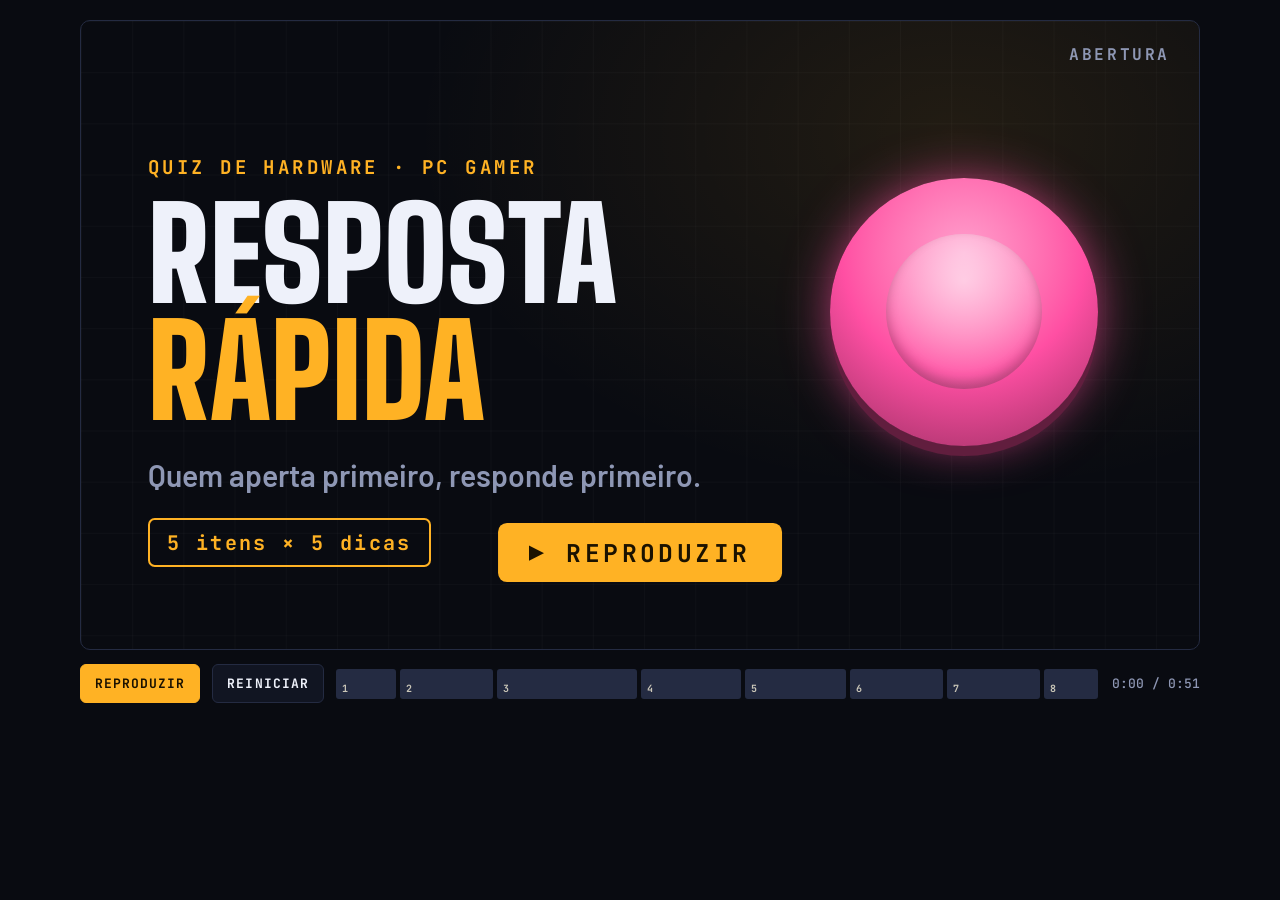
<file: Resposta Rápida pagina - renomear.html>
<!doctype html><html><head><meta charset=utf8><meta name=viewport content="width=device-width,initial-scale=1,viewport-fit=cover"><style>:root{color-scheme:light;box-sizing:border-box;padding-top:env(safe-area-inset-top,0px);padding-bottom:env(safe-area-inset-bottom,0px)}html{scroll-padding-top:env(safe-area-inset-top,0px)}body{margin:0;padding:0;font:14px -apple-system,BlinkMacSystemFont,sans-serif;background:#fff;color:#000}img{max-width:100%}[hidden]:not([hidden=until-found i]){display:none!important}</style></head><body>
<title>Resposta Rápida</title>
<meta name="claude:viewport-fit-sides" content="cover">
<link rel="stylesheet" href="https://fonts.googleapis.com/css2?family=Big+Shoulders+Display:wght@800;900&family=Barlow:wght@500;600;700&family=JetBrains+Mono:wght@500;700&display=swap">
<style>
/* Layout: palco 16:9 com cenas em sequência, medidas em cqw para escalar como vídeo; controles de reprodução embaixo. */
:root{
  --bg:#090B11;
  --panel:#111522;
  --line:#242B42;
  --fg:#EEF1FA;
  --muted:#8E97B4;
  --acc:#FFB224;
  --p1:#25D2F4;
  --p2:#FF4FA3;
  --ok:#3DDC84;
  --bad:#FF4D4D;
  --display:'Big Shoulders Display','Arial Narrow',Impact,sans-serif;
  --body:'Barlow','Segoe UI',system-ui,sans-serif;
  --mono:'JetBrains Mono',ui-monospace,Menlo,monospace;
  color-scheme:dark;
}
*{box-sizing:border-box}
body{
  margin:0;background:var(--bg);color:var(--fg);font-family:var(--body);
  padding-block:20px;
  padding-left:max(16px,env(safe-area-inset-left,0px));
  padding-right:max(16px,env(safe-area-inset-right,0px));
}
.wrap{max-width:1120px;margin-inline:auto;display:grid;gap:14px}

/* palco */
.stage{
  position:relative;aspect-ratio:16/9;container-type:inline-size;overflow:hidden;
  border:1px solid var(--line);border-radius:10px;
  background:
    radial-gradient(60cqw 40cqw at 78% 18%,rgba(255,178,36,.10),transparent 70%),
    linear-gradient(rgba(255,255,255,.025) 1px,transparent 1px) 0 0/4cqw 4cqw,
    linear-gradient(90deg,rgba(255,255,255,.025) 1px,transparent 1px) 0 0/4cqw 4cqw,
    var(--bg);
}
.scene{position:absolute;inset:0;display:none}
.scene.on{display:block}
.stage.paused *{animation-play-state:paused!important}
.stage.still .a,.stage.still .w,.stage.still .stamp{animation:none}

.hud{position:absolute;left:0;right:0;top:0;display:flex;justify-content:space-between;padding:2cqw 2.6cqw;font:700 1.45cqw var(--mono);letter-spacing:.16em;text-transform:uppercase;color:var(--muted);z-index:5}
.hud b{color:var(--acc);font-weight:700;transition:opacity .3s}
.stage[data-s="0"] .hud b{opacity:0}

/* animações */
@keyframes rise{from{opacity:0;transform:translateY(2.2cqw)}}
@keyframes pop{from{opacity:0;transform:scale(.55)}}
@keyframes slideL{from{opacity:0;transform:translateX(-5cqw)}}
@keyframes wIn{from{opacity:0;transform:translateY(.7cqw)}}
@keyframes ringOut{0%{transform:scale(.92);opacity:.9}100%{transform:scale(2.1);opacity:0}}
@keyframes press{0%{transform:translateY(0)}35%{transform:translateY(.9cqw) scale(.95)}100%{transform:translateY(0)}}
@keyframes stamp{from{opacity:0;transform:scale(2.4) rotate(-12deg)}}
@keyframes flash{0%{opacity:0;transform:scaleX(.6)}12%{opacity:1;transform:scaleX(1)}}
@keyframes blink{50%{opacity:.2}}
@keyframes bars{0%,100%{transform:scaleY(.25)}50%{transform:scaleY(1)}}
@keyframes lit{from{background:var(--line);color:var(--muted)}}
@keyframes dim{to{opacity:.35;filter:saturate(.3)}}
@keyframes wave{0%{transform:translate(-50%,-50%) scale(.4);opacity:.6}100%{transform:translate(-50%,-50%) scale(2.6);opacity:0}}
.a{animation:rise .7s cubic-bezier(.2,.8,.2,1) backwards;animation-delay:var(--d,0s)}
.a.pop{animation-name:pop;animation-timing-function:cubic-bezier(.2,1.4,.4,1)}
.a.sl{animation-name:slideL}
.w{display:inline-block;animation:wIn .28s ease-out backwards;margin-right:.45em}
.stamp{animation:stamp .4s cubic-bezier(.2,1.4,.4,1) backwards;animation-delay:var(--d,0s)}

/* botão de mesa */
.buz{position:relative;width:var(--s,10cqw);aspect-ratio:1;border-radius:50%;
  background:radial-gradient(circle at 50% 28%,color-mix(in srgb,var(--c) 55%,#fff),var(--c) 52%,color-mix(in srgb,var(--c) 60%,#000));
  box-shadow:0 .9cqw 0 color-mix(in srgb,var(--c) 38%,#000),0 0 5cqw -1cqw var(--c)}
.buz i{position:absolute;inset:21%;border-radius:50%;background:radial-gradient(circle at 50% 30%,rgba(255,255,255,.55),rgba(255,255,255,.08) 70%);box-shadow:inset 0 -.6cqw 1cqw rgba(0,0,0,.25)}
.buz .ring{position:absolute;inset:-4%;border-radius:50%;border:.45cqw solid var(--c);opacity:0;pointer-events:none}
.buz.idle .ring{animation:ringOut 2.2s ease-out infinite}
.buz.idle .ring+.ring{animation-delay:1.1s}
.buz.hit{animation:press .55s ease-out backwards;animation-delay:var(--d)}
.buz.hit .ring{animation:ringOut 1s ease-out backwards;animation-delay:var(--d)}

.pl{position:absolute;display:grid;justify-items:center;gap:.9cqw;transform:translateX(-50%);text-align:center}
.pl b{font:700 1.7cqw var(--mono);letter-spacing:.14em;color:var(--c)}
.tag{font:700 1.45cqw var(--mono);letter-spacing:.1em;padding:.35cqw 1cqw;border:.2cqw solid var(--c,var(--muted));color:var(--c,var(--muted));border-radius:.5cqw;white-space:nowrap}
.p1{--c:var(--p1)} .p2{--c:var(--p2)}

.kick{font:700 1.7cqw var(--mono);letter-spacing:.18em;text-transform:uppercase;color:var(--acc)}
.disp{font-family:var(--display);font-weight:900;text-transform:uppercase;line-height:.92;letter-spacing:.005em;text-wrap:balance}

/* S0 abertura */
.s0 .l{position:absolute;left:6cqw;top:12cqw}
.s0 h1{margin:1.4cqw 0 0;font-size:11.4cqw}
.s0 h1 span{display:block}
.s0 h1 .y{color:var(--acc)}
.s0 .sub{margin:2.4cqw 0 0;font-size:2.7cqw;font-weight:600;color:var(--muted)}
.s0 .chip{display:inline-block;margin-top:2.2cqw;font:700 1.8cqw var(--mono);letter-spacing:.12em;padding:.8cqw 1.5cqw;border:.2cqw solid var(--acc);color:var(--acc);border-radius:.6cqw}
.s0 .bz{position:absolute;right:9cqw;top:14cqw}

/* S1 mesa */
.cap{position:absolute;left:0;right:0;text-align:center;font-size:3cqw;font-weight:600}
.cap em{font-style:normal;color:var(--acc)}
.host{position:absolute;left:50%;top:19cqw;width:16cqw;transform:translateX(-50%)}
.host .head{width:6.6cqw;height:6.6cqw;border-radius:50%;background:#2C3556;margin:0 auto;position:relative}
.host .torso{width:14cqw;height:8cqw;border-radius:7cqw 7cqw 0 0;background:#232B47;margin:.6cqw auto 0}
.host .mic{position:absolute;left:50%;top:7.4cqw;margin-left:2.6cqw;width:.45cqw;height:2.8cqw;background:#6B7597;border-radius:1cqw}
.host .mic::before{content:"";position:absolute;left:-.55cqw;top:-1cqw;width:1.55cqw;height:1.55cqw;border-radius:50%;background:var(--acc)}
.host .wv{position:absolute;left:50%;top:9cqw;width:9cqw;aspect-ratio:1;border-radius:50%;border:.3cqw solid var(--acc);animation:wave 2.6s ease-out infinite;opacity:0}
.host .wv:nth-child(5){animation-delay:.86s}.host .wv:nth-child(6){animation-delay:1.72s}
.hostlab{position:absolute;left:0;right:0;top:35.2cqw;text-align:center;font:700 1.6cqw var(--mono);letter-spacing:.16em;color:var(--muted)}
.table{position:absolute;left:5cqw;right:5cqw;top:39cqw;bottom:-6cqw;border-radius:2.4cqw 2.4cqw 0 0;background:linear-gradient(#181D31,#0E1220);border-top:.25cqw solid var(--line)}

/* S2 dicas */
.card{position:absolute;left:6cqw;top:10cqw;width:24cqw;height:40cqw;border:1px solid var(--line);border-radius:1.2cqw;background:var(--panel);display:grid;align-content:space-between;padding:2.4cqw;justify-items:start}
.card .q{font-family:var(--display);font-weight:900;font-size:21cqw;line-height:.8;color:var(--acc);align-self:center;justify-self:center;animation:blink 2.4s ease-in-out infinite}
.card .t{font:700 2.1cqw var(--body);text-transform:uppercase;letter-spacing:.06em;color:var(--fg)}
.eq{display:flex;gap:.5cqw;align-items:flex-end;height:3cqw}
.eq span{width:.6cqw;height:100%;background:var(--acc);transform-origin:bottom;animation:bars 1s ease-in-out infinite}
.eq span:nth-child(2){animation-delay:.2s}.eq span:nth-child(3){animation-delay:.4s}.eq span:nth-child(4){animation-delay:.1s}.eq span:nth-child(5){animation-delay:.3s}
.rows{position:absolute;left:34cqw;right:6cqw;top:10cqw;display:grid;gap:1.6cqw}
.row{display:flex;gap:1.8cqw;align-items:center;min-height:6.6cqw;padding:1.1cqw 1.8cqw;border:1px solid var(--line);border-radius:1cqw;background:var(--panel)}
.row p{margin:0;font-size:2.6cqw;font-weight:600;line-height:1.2}
.bd{flex:none;font:700 1.9cqw var(--mono);padding:.7cqw 1.1cqw;border-radius:.6cqw;background:var(--acc);color:#1b1200;animation:lit .4s backwards;animation-delay:var(--d)}

/* S3 / S4 jogo */
.clue{position:absolute;left:50%;top:9cqw;width:76cqw;transform:translateX(-50%);padding:2.2cqw 3cqw 2.6cqw;border:1px solid var(--line);border-radius:1.2cqw;background:var(--panel)}
.clue .kick{display:block;margin-bottom:1.2cqw}
.clue p{margin:0;font-size:4.2cqw;font-weight:700;line-height:1.15;min-height:1.15em}
.cut{display:inline-block;color:var(--bad);animation:blink .8s steps(2) infinite;margin-left:.2em}
.ghost{color:var(--muted);opacity:.45;text-decoration:line-through;text-decoration-thickness:.2cqw}
.ghost.live{opacity:1;color:var(--fg);text-decoration:none}
.banner{position:absolute;left:50%;top:26.5cqw;transform:translateX(-50%);white-space:nowrap;font:700 2cqw var(--mono);letter-spacing:.12em;padding:.9cqw 2cqw;border-radius:.6cqw;background:var(--p2);color:#26000F;animation:flash 3s ease-out backwards;animation-delay:var(--d)}
.bubble{position:absolute;top:32cqw;transform:translateX(-50%);font-size:3cqw;font-weight:700;padding:.9cqw 2cqw;border-radius:1.4cqw;background:var(--fg);color:#0b0d14;white-space:nowrap}
.bubble::after{content:"";position:absolute;left:50%;bottom:-1.1cqw;margin-left:-1.1cqw;border:1.1cqw solid transparent;border-bottom:0;border-top-color:var(--fg)}
.mark{position:absolute;top:31cqw;background:rgba(9,11,17,.88);transform:translateX(-50%) rotate(-8deg);font:900 5.4cqw var(--display);text-transform:uppercase;letter-spacing:.04em;padding:0 1.6cqw;border:.5cqw solid currentColor;border-radius:.8cqw;white-space:nowrap}
.mark.no{color:var(--bad)} .mark.yes{color:var(--ok)}
.s3 .pl,.s4 .pl{top:39.5cqw}
.dimmed{animation:dim .5s forwards;animation-delay:var(--d)}
.dimmed.now{opacity:.35;filter:saturate(.3);animation:none}

/* S5 o jogo */
.head1{position:absolute;left:6cqw;top:8cqw;font-size:6cqw}
.head1 em{font-style:normal;color:var(--acc)}
.cards{position:absolute;left:6cqw;right:6cqw;top:21cqw;display:grid;grid-template-columns:repeat(5,1fr);gap:1.6cqw}
.ic{min-height:19cqw;padding:1.8cqw;border:1px solid var(--line);border-radius:1.1cqw;background:var(--panel);display:flex;flex-direction:column;justify-content:space-between}
.ic .n{font:700 1.5cqw var(--mono);letter-spacing:.14em;color:var(--acc)}
.ic .nm{font-family:var(--display);font-weight:900;font-size:3.7cqw;line-height:.95;text-transform:uppercase}
.dots{display:flex;gap:.7cqw}
.dots span{width:1.9cqw;aspect-ratio:1;border-radius:50%;background:var(--acc);animation:pop .3s cubic-bezier(.2,1.4,.4,1) backwards;animation-delay:var(--d)}
.foot{position:absolute;left:6cqw;top:46cqw;font:700 2.1cqw var(--mono);letter-spacing:.1em;color:var(--muted)}
.foot b{color:var(--acc)}

/* S6 regras */
.rules{position:absolute;left:6cqw;right:6cqw;top:19cqw;display:grid;gap:2cqw}
.rule{display:flex;align-items:center;gap:2.4cqw;padding:1.6cqw 2.4cqw;border:1px solid var(--line);border-radius:1.1cqw;background:var(--panel)}
.rule .ico{flex:none;width:8cqw;height:8cqw;border-radius:1cqw;background:#1A2036;display:grid;place-items:center}
.rule p{margin:0;font-size:3.2cqw;font-weight:600;line-height:1.15;text-wrap:balance}
.rule p b{color:var(--acc);font-weight:700}
.mini{width:4.6cqw;aspect-ratio:1;border-radius:50%;background:var(--p1);display:grid;place-items:center;box-shadow:0 .4cqw 0 #0f5a6b}
.mini i{width:50%;aspect-ratio:1;border-radius:50%;background:rgba(255,255,255,.55)}
.ico svg{width:5cqw;height:5cqw}

/* S7 fim */
.s7 .big{position:absolute;left:0;right:0;top:11cqw;text-align:center;font-size:13cqw}
.s7 .big em{font-style:normal;color:var(--acc)}
.s7 .bz{position:absolute;left:50%;top:33cqw;transform:translateX(-50%)}

/* controles */
.ctrl{display:flex;flex-wrap:wrap;align-items:center;gap:12px}
.btn{font:700 13px var(--mono);letter-spacing:.08em;text-transform:uppercase;color:var(--fg);background:var(--panel);border:1px solid var(--line);border-radius:6px;padding:10px 14px;cursor:pointer}
.btn:hover{border-color:var(--acc)}
.btn.main{background:var(--acc);border-color:var(--acc);color:#1b1200}
.btn:focus-visible,.seg:focus-visible,.bigplay:focus-visible{outline:2px solid var(--fg);outline-offset:2px}
.tl{flex:1 1 280px;min-width:0;display:flex;gap:4px}
.seg{--p:0;position:relative;height:30px;padding:0;border:0;border-radius:3px;background:var(--line);cursor:pointer;overflow:hidden}
.seg::before{content:"";position:absolute;inset:0;transform-origin:left;transform:scaleX(var(--p));background:var(--acc)}
.seg span{position:absolute;left:6px;bottom:4px;font:700 10px var(--mono);color:var(--fg);mix-blend-mode:difference}
.time{font:500 13px var(--mono);color:var(--muted);min-width:90px;text-align:right}

.bigplay{position:absolute;left:50%;bottom:6cqw;transform:translateX(-50%);z-index:6;cursor:pointer;font:700 2.2cqw var(--mono);letter-spacing:.14em;text-transform:uppercase;padding:1.2cqw 2.8cqw;border:0;border-radius:.8cqw;background:var(--acc);color:#1b1200}
.stage.live .bigplay{display:none}

@media (prefers-reduced-motion:reduce){
  .scene *{animation-duration:.01ms!important}
  .buz.idle .ring,.card .q,.eq span,.host .wv,.cut{animation:none!important}
}
</style>

<div class="wrap">
  <div class="stage paused still" id="stage" data-s="0">
    <div class="hud"><b>Resposta Rápida</b><span id="lab">Abertura</span></div>

    <!-- 0 Abertura -->
    <section class="scene s0 on" id="s0">
      <div class="l">
        <div class="kick a" style="--d:.2s">Quiz de hardware · PC gamer</div>
        <h1 class="disp"><span class="a" style="--d:.45s">Resposta</span><span class="y a" style="--d:.7s">Rápida</span></h1>
        <p class="sub a" style="--d:1.3s">Quem aperta primeiro, responde primeiro.</p>
        <span class="chip a" style="--d:1.9s">5 itens × 5 dicas</span>
      </div>
      <div class="bz a pop" style="--d:.9s"><div class="buz idle" style="--c:var(--p2);--s:24cqw"><span class="ring"></span><span class="ring"></span><i></i></div></div>
    </section>

    <!-- 1 A mesa -->
    <section class="scene s1" id="s1">
      <div class="cap a" style="--d:.3s;top:7.4cqw">O <em>apresentador</em> lê 5 dicas sobre um item de hardware.</div>
      <div class="cap a" style="--d:3s;top:11.6cqw">Cada jogador tem um <em>botão</em> na mesa.</div>
      <div class="table a" style="--d:.1s"></div>
      <div class="host a pop" style="--d:.8s"><span class="wv"></span><span class="wv"></span><span class="wv"></span><div class="head"></div><div class="torso"></div><div class="mic"></div></div>
      <div class="hostlab a" style="--d:1.2s">APRESENTADOR</div>
      <div class="pl p1 a pop" style="--d:3.4s;left:30%;top:42cqw"><div class="buz" style="--c:var(--p1);--s:10cqw"><span class="ring"></span><i></i></div><b>JOGADOR 1</b></div>
      <div class="pl p2 a pop" style="--d:3.8s;left:70%;top:42cqw"><div class="buz" style="--c:var(--p2);--s:10cqw"><span class="ring"></span><i></i></div><b>JOGADOR 2</b></div>
    </section>

    <!-- 2 As dicas -->
    <section class="scene s2" id="s2">
      <div class="card a sl" style="--d:.1s">
        <span class="kick">Item 1 de 5</span>
        <span class="q">?</span>
        <div><div class="t">Hardware de PC gamer</div><div class="eq" style="margin-top:1.2cqw"><span></span><span></span><span></span><span></span><span></span></div></div>
      </div>
      <div class="rows" id="rows"></div>
    </section>

    <!-- 3 Apertou cedo -->
    <section class="scene s3" id="s3">
      <div class="clue a" style="--d:.1s"><span class="kick">Dica 3 de 5</span><p id="c3"></p></div>
      <div class="banner" style="--d:2.1s">J2 APERTOU ANTES DO FIM DA DICA</div>
      <div class="bubble a pop" style="--d:3.4s;left:70%">Processador?</div>
      <div class="mark no stamp" style="--d:4.5s;left:70%">✗ Errou</div>
      <div class="pl p1" style="left:30%"><div class="buz" style="--c:var(--p1);--s:8.5cqw"><span class="ring"></span><i></i></div><b>JOGADOR 1</b></div>
      <div class="pl p2" style="left:70%"><div class="buz hit" style="--c:var(--p2);--s:8.5cqw;--d:2s"><span class="ring"></span><i></i></div><b>JOGADOR 2</b><span class="tag a pop" style="--d:4.6s;--c:var(--bad)">ERROU</span></div>
    </section>

    <!-- 4 Dica completa -->
    <section class="scene s4" id="s4">
      <div class="clue a" style="--d:.1s"><span class="kick">Dica 3 de 5 · completa</span><p id="c4"></p></div>
      <div class="bubble a pop" style="--d:3.9s;left:30%">Placa de vídeo!</div>
      <div class="pl p1" style="left:30%"><div class="buz hit" style="--c:var(--p1);--s:8.5cqw;--d:3.2s"><span class="ring"></span><i></i></div><b>JOGADOR 1</b><span class="tag a pop" style="--d:.2s">OUVE A DICA COMPLETA</span></div>
      <div class="pl p2 dimmed" style="left:70%;--d:.3s"><div class="buz" style="--c:var(--p2);--s:8.5cqw"><span class="ring"></span><i></i></div><b>JOGADOR 2</b><span class="tag" style="--c:var(--bad)">ERROU</span></div>
    </section>

    <!-- 5 O jogo -->
    <section class="scene s5" id="s5">
      <div class="head1 disp a" style="--d:.1s">O jogo: <em>5 itens</em></div>
      <div class="cards" id="cards"></div>
      <div class="foot a" style="--d:3.6s"><b>5</b> dicas por item · <b>25</b> dicas no total</div>
    </section>

    <!-- 6 Regras -->
    <section class="scene s6" id="s6">
      <div class="head1 disp a" style="--d:.1s;top:7cqw">As <em>regras</em></div>
      <div class="rules">
        <div class="rule a sl" style="--d:.7s"><div class="ico"><span class="mini"><i></i></span></div><p><b>Apertou primeiro, responde primeiro.</b></p></div>
        <div class="rule a sl" style="--d:2.2s"><div class="ico"><svg viewBox="0 0 24 24" fill="none" stroke="#FF4FA3" stroke-width="2.2" stroke-linecap="round"><path d="M5 9a8 8 0 0 0 0 6"/><path d="M9 6.5a12 12 0 0 0 0 11"/><path d="M13 4a16 16 0 0 0 0 16"/></svg></div><p>Apertou antes da dica completa e <b>errou?</b> O outro jogador escuta a <b>dica inteira.</b></p></div>
        <div class="rule a sl" style="--d:3.9s"><div class="ico" id="grid"></div><p><b>5 itens</b>, com <b>5 dicas</b> cada.</p></div>
      </div>
    </section>

    <!-- 7 Fim -->
    <section class="scene s7" id="s7">
      <div class="big disp a" style="--d:.2s">Dedo no <em>botão.</em></div>
      <div class="bz a pop" style="--d:1s"><div class="buz idle" style="--c:var(--p2);--s:13cqw"><span class="ring"></span><span class="ring"></span><i></i></div></div>
    </section>

    <button class="bigplay" id="bigplay" type="button">▶ Reproduzir</button>
  </div>

  <div class="ctrl">
    <button class="btn main" id="pp" type="button">Reproduzir</button>
    <button class="btn" id="rs" type="button">Reiniciar</button>
    <div class="tl" id="tl"></div>
    <div class="time" id="time">0:00 / 0:51</div>
  </div>
</div>

<script>
(function(){
  var D=[4200,6500,9800,7000,7000,6500,6500,3800];
  var L=['Abertura','A mesa','As dicas','Apertou cedo','Dica completa','O jogo','Regras','Fim'];
  var stage=document.getElementById('stage'),lab=document.getElementById('lab');
  var scenes=[].slice.call(document.querySelectorAll('.scene'));
  var starts=[],total=0;D.forEach(function(d){starts.push(total);total+=d;});

  function words(text,start,step){
    return text.split(' ').map(function(w,i){
      return '<span class="w" style="animation-delay:'+(start+i*step).toFixed(2)+'s">'+w+'</span>';
    }).join('');
  }

  // S2: cinco dicas, lidas uma a uma
  var CLUES=[
    'Fico encaixada na placa-mãe, em um slot PCIe.',
    'Tenho ventoinhas e um dissipador bem grande.',
    'Cuido de renderizar os gráficos dos jogos.',
    'Minhas marcas mais famosas são NVIDIA e AMD.',
    'Minha sigla tem três letras e começa com G.'
  ];
  var rows=document.getElementById('rows');
  CLUES.forEach(function(c,k){
    var d=0.5+k*1.75;
    var r=document.createElement('div');
    r.className='row a';r.style.setProperty('--d',d+'s');
    r.innerHTML='<span class="bd" style="--d:'+d+'s">'+(k+1)+'/5</span><p>'+words(c,d,0.13)+'</p>';
    rows.appendChild(r);
  });

  // S3: dica 3 interrompida
  document.getElementById('c3').innerHTML=
    words('Cuido de renderizar',0.5,0.28)+
    '<span class="cut w" style="animation-delay:1.55s">▮</span>'+
    '<span class="ghost w" style="animation-delay:2.7s"> os gráficos dos jogos.</span>';
  // S4: dica 3 completa
  document.getElementById('c4').innerHTML=words('Cuido de renderizar os gráficos dos jogos.',0.7,0.2);

  // S4: carimbo de acerto sobre a resposta do J1
  var ok=document.createElement('div');
  ok.className='mark yes stamp';ok.style.cssText='--d:5.1s;left:30%';ok.textContent='✓ Acertou';
  document.getElementById('s4').appendChild(ok);

  // S5: cartões de itens
  var ITEMS=['Placa de vídeo','Processador','SSD NVMe','Memória RAM','Fonte'];
  var cards=document.getElementById('cards');
  ITEMS.forEach(function(n,i){
    var d=0.5+i*0.4;
    var c=document.createElement('div');c.className='ic a';c.style.setProperty('--d',d+'s');
    var dots='';for(var j=0;j<5;j++)dots+='<span style="--d:'+(d+0.5+j*0.12).toFixed(2)+'s"></span>';
    c.innerHTML='<span class="n">ITEM '+(i+1)+'</span><span class="nm">'+n+'</span><div class="dots">'+dots+'</div>';
    cards.appendChild(c);
  });

  // S6: ícone 5×5
  var g='<svg viewBox="0 0 24 24" fill="#FFB224">';
  for(var y=0;y<5;y++)for(var x=0;x<5;x++)g+='<circle cx="'+(3+x*4.5)+'" cy="'+(3+y*4.5)+'" r="1.5"/>';
  document.getElementById('grid').innerHTML=g+'</svg>';

  // linha do tempo
  var tl=document.getElementById('tl'),segs=[];
  D.forEach(function(d,i){
    var b=document.createElement('button');b.type='button';b.className='seg';b.style.flex=d+' 1 0';
    b.setAttribute('aria-label','Ir para a cena: '+L[i]);b.innerHTML='<span>'+(i+1)+'</span>';
    b.addEventListener('click',function(){seek(i);});
    tl.appendChild(b);segs.push(b);
  });

  var t=0,idx=0,playing=false,last=0,started=false;
  var pp=document.getElementById('pp'),timeEl=document.getElementById('time');
  function fmt(ms){var s=Math.floor(ms/1000);return Math.floor(s/60)+':'+('0'+(s%60)).slice(-2);}
  function show(i){
    scenes.forEach(function(s){s.classList.remove('on');});
    void stage.offsetWidth;
    scenes[i].classList.add('on');idx=i;lab.textContent=L[i];stage.setAttribute('data-s',i);
  }
  function update(){
    segs.forEach(function(s,i){
      var p=Math.max(0,Math.min(1,(t-starts[i])/D[i]));s.style.setProperty('--p',p);
    });
    timeEl.textContent=fmt(t)+' / '+fmt(total);
  }
  function label(){pp.textContent=playing?'Pausar':(t>=total?'Repetir':(started?'Continuar':'Reproduzir'));}
  function setPlay(p){
    playing=p;stage.classList.toggle('paused',!p);label();
    if(p){last=performance.now();requestAnimationFrame(loop);}
  }
  function begin(){
    started=true;stage.classList.remove('still');stage.classList.add('live');
  }
  function loop(now){
    if(!playing)return;
    t+=now-last;last=now;
    if(t>=total){t=total;update();setPlay(false);return;}
    var i=0;while(i<D.length-1&&t>=starts[i+1])i++;
    if(i!==idx)show(i);
    update();requestAnimationFrame(loop);
  }
  function seek(i){begin();t=starts[i];show(i);update();setPlay(true);}
  function toggle(){
    if(playing){setPlay(false);return;}
    if(!started||t>=total){seek(0);return;}
    setPlay(true);
  }
  pp.addEventListener('click',toggle);
  document.getElementById('bigplay').addEventListener('click',toggle);
  document.getElementById('rs').addEventListener('click',function(){seek(0);});
  document.addEventListener('visibilitychange',function(){if(document.hidden&&playing)setPlay(false);});
  update();label();
})();
</script>

</body></html>
</file>
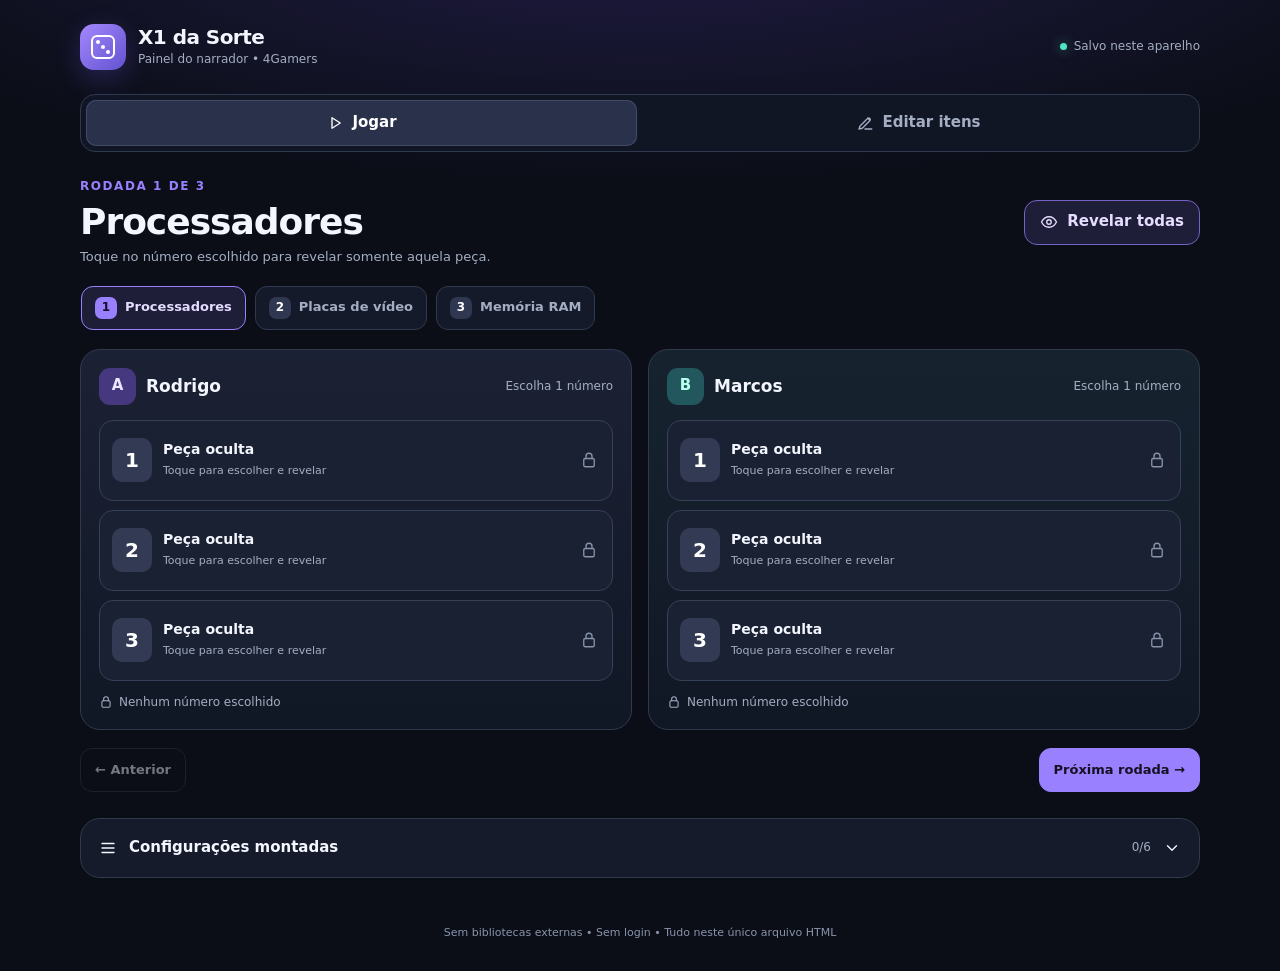
<file: X1 da sorte pagina  - renomear.html>
<!doctype html>
<html lang="pt-BR">
<head>
  <meta charset="utf-8">
  <meta name="viewport" content="width=device-width, initial-scale=1, viewport-fit=cover">
  <meta name="theme-color" content="#0b0e17">
  <meta name="description" content="Painel de apresentação do X1 da Sorte. Importe, edite e revele as peças de cada jogador durante a partida.">
  <title>X1 da Sorte • Painel do Narrador</title>
  <style>
    :root {
      color-scheme: dark;
      --bg: #0b0e17;
      --panel: #151b2b;
      --panel2: #1b2234;
      --line: #30394e;
      --text: #f4f6ff;
      --muted: #a4aec3;
      --purple: #9980ff;
      --purple-soft: rgba(153,128,255,.14);
      --mint: #51e6c2;
      --good: #76e5b2;
      --mid: #ffd18b;
      --bad: #ff9ba7;
      --radius: 20px;
    }
    * { box-sizing: border-box; }
    html { -webkit-text-size-adjust: 100%; scroll-behavior: smooth; }
    body {
      margin: 0;
      min-width: 320px;
      min-height: 100vh;
      font: 15px/1.45 system-ui, -apple-system, BlinkMacSystemFont, "Segoe UI", sans-serif;
      color: var(--text);
      background: radial-gradient(ellipse 90% 340px at 50% -70px, rgba(105,75,222,.22), transparent 75%), var(--bg);
      -webkit-tap-highlight-color: transparent;
    }
    button, input, select, textarea { font: inherit; }
    button { cursor: pointer; }
    button:disabled { cursor: not-allowed; opacity: .45; }
    button:focus-visible, input:focus-visible, select:focus-visible, textarea:focus-visible, summary:focus-visible {
      outline: 3px solid var(--purple); outline-offset: 3px;
    }
    [hidden] { display: none !important; }
    .wrap { width: min(1120px, calc(100% - 32px)); margin-inline: auto; }
    .header {
      display: flex; align-items: center; justify-content: space-between; gap: 12px;
      padding-block: 24px 16px;
    }
    .brand { display: flex; align-items: center; min-width: 0; gap: 12px; }
    .logo {
      display: grid; place-items: center; flex: 0 0 auto;
      width: 46px; height: 46px; border-radius: 14px;
      background: linear-gradient(135deg, #a488ff, #6352cf);
      box-shadow: 0 8px 26px #6d57e944;
    }
    .logo svg { width: 28px; height: 28px; }
    .brand-name { font-weight: 850; font-size: 20px; letter-spacing: -.55px; line-height: 1.18; overflow-wrap: anywhere; }
    .brand-sub { font-size: 12px; color: var(--muted); margin-top: 2px; }
    .status { display: flex; align-items: center; gap: 7px; flex: 0 0 auto; color: var(--muted); font-size: 12px; }
    .status-dot { width: 7px; height: 7px; border-radius: 50%; background: var(--mint); box-shadow: 0 0 12px #51e6c288; }
    .status.problem .status-dot { background: var(--bad); box-shadow: none; }
    .tabs {
      display: grid; grid-template-columns: 1fr 1fr; gap: 6px; padding: 5px;
      border: 1px solid var(--line); border-radius: 15px; background: #111625;
      margin: 8px 0 26px;
    }
    .tab {
      border: 0; border-radius: 10px; padding: 12px 14px; background: transparent; color: var(--muted);
      display: flex; align-items: center; justify-content: center; gap: 8px; font-weight: 750;
      transition: background .15s, color .15s;
    }
    .tab.active { background: #2a314a; color: white; box-shadow: inset 0 0 0 1px #424969; }
    svg.icon { width: 18px; height: 18px; vertical-align: middle; stroke: currentColor; fill: none; stroke-width: 1.8; stroke-linecap: round; stroke-linejoin: round; flex: 0 0 auto; }
    .eyebrow { color: var(--purple); font-size: 12px; font-weight: 850; letter-spacing: .13em; text-transform: uppercase; }
    .hero { display: flex; justify-content: space-between; align-items: center; gap: 16px; margin-bottom: 16px; }
    h1 { font-size: clamp(25px, 4vw, 36px); line-height: 1.16; margin: 6px 0 5px; letter-spacing: -1px; }
    h2 { margin: 0; font-size: 19px; line-height: 1.3; letter-spacing: -.35px; }
    .description, .hint { color: var(--muted); font-size: 13px; margin: 4px 0 0; }
    .eye-btn {
      flex: 0 0 auto; display: inline-flex; align-items: center; justify-content: center; gap: 9px;
      min-height: 45px; border: 1px solid #7661c6; border-radius: 13px;
      color: #e5dcff; background: var(--purple-soft); padding: 10px 15px; font-weight: 750;
    }
    .eye-btn.on { background: var(--purple); color: #100e21; border-color: var(--purple); }
    .rounds { display: flex; overflow-x: auto; scrollbar-width: thin; gap: 9px; padding: 3px 1px 13px; margin-bottom: 6px; }
    .round-btn {
      display: flex; align-items: center; gap: 8px; flex: 0 0 auto; padding: 10px 13px;
      background: #141a2a; border: 1px solid var(--line); border-radius: 12px;
      color: var(--muted); font-size: 13px; font-weight: 680;
    }
    .round-btn.active { background: var(--purple-soft); border-color: var(--purple); color: #e4dcff; }
    .round-num { display: inline-grid; place-items: center; width: 22px; height: 22px; border-radius: 7px; background: #303750; font-size: 12px; color: white; }
    .round-btn.active .round-num { background: var(--purple); color: #151127; }
    .players { display: grid; grid-template-columns: repeat(2, minmax(0,1fr)); gap: 16px; }
    .player {
      min-width: 0; padding: 18px; border: 1px solid var(--line); border-radius: var(--radius);
      background: linear-gradient(180deg, rgba(28,34,54,.95), rgba(17,23,37,.96));
    }
    .player:nth-child(2) { background: linear-gradient(180deg, rgba(23,38,50,.9), rgba(17,23,37,.96)); }
    .player-top { display: flex; align-items: center; justify-content: space-between; gap: 10px; margin-bottom: 15px; }
    .player-id { display: flex; align-items: center; gap: 10px; min-width: 0; }
    .avatar { display: grid; place-items: center; width: 37px; height: 37px; border-radius: 11px; background: #46387e; color: #eee6ff; font-weight: 900; }
    .player:nth-child(2) .avatar { background: #21575d; color: #b8fff0; }
    .player-name { overflow-wrap: anywhere; font-size: 17px; font-weight: 800; }
    .choice-caption { color: var(--muted); font-size: 12px; white-space: nowrap; }
    .card-list { display: grid; gap: 9px; }
    .piece {
      width: 100%; display: flex; align-items: center; gap: 11px; text-align: left; min-height: 81px;
      border: 1px solid #364056; border-radius: 14px; padding: 12px; color: var(--text);
      background: #1a2132; transition: border-color .15s, background .15s, transform .15s;
    }
    .piece:active { transform: scale(.99); }
    .piece:hover { border-color: #687393; }
    .piece.selected { border-color: var(--purple); background: #2a2545; box-shadow: inset 0 0 0 1px #9980ff33; }
    .piece.revealed:not(.selected) { background: #222a3e; }
    .piece-num {
      display: grid; place-items: center; width: 40px; height: 44px; border-radius: 10px;
      background: #333b54; color: white; font-size: 20px; font-weight: 850; flex: 0 0 auto;
    }
    .piece.selected .piece-num { background: var(--purple); color: #1b1531; }
    .piece-body { min-width: 0; flex: 1; }
    .piece-name { display: block; font-size: 14px; font-weight: 750; line-height: 1.28; overflow-wrap: anywhere; }
    .piece-help { display: block; color: var(--muted); font-size: 11px; margin-top: 4px; }
    .piece.selected .piece-help { color: #c7b8ff; }
    .piece-right { flex: 0 0 auto; display: grid; place-items: center; min-width: 22px; }
    .piece-right .icon { color: #8792ab; }
    .level { display: inline-flex; border-radius: 7px; font-size: 10px; font-weight: 850; padding: 5px 7px; white-space: nowrap; text-transform: uppercase; letter-spacing: .03em; }
    .level.Bom { background: #1e493e; color: var(--good); }
    .level.Mediano { background: #4a3c28; color: var(--mid); }
    .level.Ruim { background: #4f2e3a; color: var(--bad); }
    .player-foot { display: flex; align-items: center; gap: 6px; margin-top: 13px; color: var(--muted); font-size: 12px; }
    .player-foot .icon { width: 14px; height: 14px; }
    .player-foot strong { color: #e7e4ff; }
    .round-controls { display: flex; justify-content: space-between; gap: 12px; margin: 18px 0 26px; }
    .btn {
      min-height: 44px; display: inline-flex; justify-content: center; align-items: center; gap: 8px;
      border: 1px solid var(--line); border-radius: 12px; color: var(--text); background: #21293c;
      padding: 10px 14px; font-weight: 730; font-size: 13px;
    }
    .btn:hover:not(:disabled) { border-color: #767e9a; }
    .btn.primary { background: var(--purple); color: #151122; border-color: var(--purple); }
    .btn.ghost { background: transparent; }
    .btn.danger { color: #ffb5bc; border-color: #874753; background: #3a242f; }
    .btn .icon { width: 17px; height: 17px; }
    .summary {
      border: 1px solid var(--line); border-radius: var(--radius);
      background: #151b2b; margin-bottom: 35px; overflow: clip;
    }
    .summary > summary { list-style: none; display: flex; align-items: center; gap: 12px; padding: 18px; cursor: pointer; }
    .summary > summary::-webkit-details-marker { display: none; }
    .summary-title { font-weight: 800; flex: 1; }
    .summary-meta { color: var(--muted); font-size: 12px; }
    .summary summary .chevron { transition: transform .15s; }
    .summary[open] summary .chevron { transform: rotate(180deg); }
    .summary-content { border-top: 1px solid var(--line); padding: 18px; display: grid; grid-template-columns: repeat(2, minmax(0,1fr)); gap: 14px; }
    .summary-person { min-width: 0; background: #1d2537; border-radius: 13px; padding: 14px; }
    .summary-person h3 { margin: 0 0 10px; font-size: 15px; }
    .summary-item { border-top: 1px solid #374157; padding: 9px 0; }
    .summary-item:first-of-type { border-top: 0; }
    .summary-cat { font-size: 11px; color: var(--muted); }
    .summary-value { font-size: 13px; font-weight: 700; line-height: 1.4; margin-top: 3px; overflow-wrap: anywhere; }
    .summary-empty { font-weight: 450; color: #7e8aa3; font-style: italic; }
    .edit-intro { display: flex; justify-content: space-between; align-items: flex-start; gap: 12px; margin-bottom: 18px; }
    .edit-intro h1 { margin-top: 0; }
    .editor-box {
      background: #151b2b; border: 1px solid var(--line); border-radius: var(--radius);
      padding: 18px; margin-bottom: 18px;
    }
    .editor-box h2 { margin-bottom: 12px; }
    .toolbar { display: flex; gap: 8px; flex-wrap: wrap; }
    .tool-caption { color: var(--muted); font-size: 12px; margin: 12px 0 0; }
    .form-grid { display: grid; grid-template-columns: repeat(3,minmax(0,1fr)); gap: 12px; }
    .form-label { display: block; color: var(--muted); font-size: 12px; font-weight: 750; margin-bottom: 6px; }
    .field, .select, .json-textarea {
      width: 100%; color: var(--text); background: #0f1421; border: 1px solid #3b455b;
      border-radius: 10px; padding: 12px; min-height: 45px; outline: none;
    }
    .field:focus, .select:focus, .json-textarea:focus { border-color: var(--purple); }
    .round-edit-head { display: flex; gap: 12px; align-items: flex-end; justify-content: space-between; margin-bottom: 15px; }
    .round-edit-head .field-wrap { flex: 1; }
    .editor-rounds { margin-bottom: 9px; }
    .editor-players { display: grid; grid-template-columns: repeat(2,minmax(0,1fr)); gap: 12px; }
    .editor-player { border: 1px solid #3a4358; border-radius: 13px; padding: 13px; min-width: 0; }
    .editor-player h3 { margin: 0 0 12px; font-size: 15px; }
    .item-edit { padding: 12px 0; border-top: 1px solid #30394e; }
    .item-edit:first-of-type { border-top: 0; padding-top: 0; }
    .item-edit-label { color: #c8d0e2; font-size: 12px; font-weight: 780; margin-bottom: 6px; }
    .item-edit-row { display: grid; grid-template-columns: minmax(0,1fr) 110px; gap: 8px; }
    .select { cursor: pointer; padding: 10px 7px; }
    .editor-bottom { display: flex; flex-wrap: wrap; gap: 8px; margin-top: 15px; }
    .mini-help { font-size: 12px; color: var(--muted); padding: 10px 0 0; }
    .danger-area { display: flex; align-items: center; gap: 12px; flex-wrap: wrap; }
    .danger-area .hint { flex: 1; min-width: 210px; }
    .footer { text-align: center; color: #8994ac; font-size: 11px; padding: 12px 0 30px; }
    dialog {
      width: min(540px, calc(100% - 30px)); max-height: calc(100vh - 45px); overflow: auto; padding: 0;
      color: var(--text); background: #1a2031; border: 1px solid #5e6487; border-radius: 18px;
      box-shadow: 0 28px 85px #000b;
    }
    dialog::backdrop { background: rgba(2,4,10,.79); }
    .dialog-inner { padding: 22px; }
    .dialog-inner h2 { margin-bottom: 6px; }
    .json-textarea { resize: vertical; min-height: 200px; line-height: 1.5; font: 12px/1.6 ui-monospace, SFMono-Regular, Consolas, monospace; margin: 15px 0; }
    .dialog-actions { display: flex; justify-content: flex-end; gap: 10px; }
    .json-guide { font: 11px/1.5 ui-monospace, SFMono-Regular, Consolas, monospace; white-space: pre-wrap; color: #c9d6e8; padding: 12px; border-radius: 11px; background: #0f1421; overflow-wrap: anywhere; }
    details.help { margin-top: 13px; }
    details.help summary { cursor: pointer; color: #c0b0ff; font-size: 13px; font-weight: 650; padding: 3px; }
    .toast {
      position: fixed; z-index: 5; bottom: max(20px, env(safe-area-inset-bottom)); left: 50%; transform: translateX(-50%);
      background: #363e58; color: white; border: 1px solid #67718f;
      width: max-content; max-width: calc(100% - 32px); border-radius: 12px;
      box-shadow: 0 12px 36px #0009; padding: 12px 17px; font-size: 13px; text-align: center;
    }
    @media (max-width: 740px) {
      .players, .editor-players, .summary-content { grid-template-columns: minmax(0,1fr); }
      .player { padding: 15px; }
      .hero { align-items: flex-start; }
      .form-grid { grid-template-columns: minmax(0,1fr); }
      .status { font-size: 0; }
      .status-dot { width: 9px; height: 9px; }
      .round-btn { padding: 9px 11px; }
      .edit-intro { display: block; }
    }
    @media (max-width: 420px) {
      .wrap { width: calc(100% - 24px); }
      .header { padding-top: 17px; }
      .brand-name { font-size: 18px; }
      .brand-sub { font-size: 11px; }
      .logo { width: 42px; height: 42px; }
      .hero { display: block; }
      .eye-btn { margin-top: 12px; width: 100%; }
      .editor-box { padding: 14px; }
      .editor-player { padding: 10px; }
      .item-edit-row { grid-template-columns: minmax(0,1fr) 104px; }
      .editor-bottom .btn { flex: 1 1 auto; }
      .round-controls .btn { flex: 1; }
    }
    @media (prefers-reduced-motion: reduce) {
      html { scroll-behavior: auto; }
      *, *::before, *::after { transition: none !important; }
    }
  </style>
</head>
<body>
  <header class="header wrap">
    <div class="brand">
      <div class="logo" aria-hidden="true">
        <svg viewBox="0 0 28 28" fill="none" xmlns="http://www.w3.org/2000/svg">
          <rect x="3" y="3" width="22" height="22" rx="5" stroke="white" stroke-width="2"/>
          <circle cx="9" cy="9" r="2" fill="white"/><circle cx="14" cy="14" r="2" fill="white"/><circle cx="19" cy="19" r="2" fill="white"/>
        </svg>
      </div>
      <div><div class="brand-name" id="brandTitle">X1 da Sorte</div><div class="brand-sub">Painel do narrador • 4Gamers</div></div>
    </div>
    <div class="status" id="saveStatus" aria-label="Dados salvos no aparelho"><i class="status-dot"></i><span>Salvo neste aparelho</span></div>
  </header>

  <main class="wrap">
    <nav class="tabs" aria-label="Modo do aplicativo">
      <button class="tab active" type="button" id="tabPlay" aria-controls="playView" aria-selected="true">
        <svg class="icon" viewBox="0 0 24 24" aria-hidden="true"><path d="m8 5 11 7-11 7V5Z"/></svg> Jogar
      </button>
      <button class="tab" type="button" id="tabEdit" aria-controls="editView" aria-selected="false">
        <svg class="icon" viewBox="0 0 24 24" aria-hidden="true"><path d="M12 20h9M15.5 5.5l3 3M4 20l4.4-1 10-10a2.1 2.1 0 0 0-3-3l-10 10L4 20Z"/></svg> Editar itens
      </button>
    </nav>

    <section id="playView" aria-label="Controle da partida">
      <div class="hero">
        <div><div class="eyebrow" id="roundEyebrow">RODADA 1 DE 3</div><h1 id="roundTitle">Processadores</h1><p class="description">Toque no número escolhido para revelar somente aquela peça.</p></div>
        <button class="eye-btn" type="button" id="eyeButton" aria-pressed="false" title="Mostrar ou esconder todas as peças desta rodada"></button>
      </div>
      <nav class="rounds" id="playRounds" aria-label="Rodadas"></nav>
      <div class="players" id="playPlayers"></div>
      <div class="round-controls">
        <button type="button" class="btn ghost" id="previousRound">← Anterior</button>
        <button type="button" class="btn primary" id="nextRound">Próxima rodada →</button>
      </div>
      <details class="summary" id="summaryDetails">
        <summary><svg class="icon" viewBox="0 0 24 24" aria-hidden="true"><path d="M4 6h16M4 12h16M4 18h16"/></svg><span class="summary-title">Configurações montadas</span><span class="summary-meta" id="summaryCount">0/6</span><svg class="icon chevron" viewBox="0 0 24 24" aria-hidden="true"><path d="m6 9 6 6 6-6"/></svg></summary>
        <div class="summary-content" id="summaryContent"></div>
      </details>
    </section>

    <section id="editView" aria-label="Editar conteúdo do jogo" hidden>
      <div class="edit-intro"><div><h1>Editar o jogo</h1><p class="description">Altere as peças, embaralhe as posições ou importe outro jogo. As mudanças são salvas automaticamente neste aparelho.</p></div></div>

      <div class="editor-box">
        <h2>Arquivo JSON</h2>
        <div class="toolbar">
          <button type="button" class="btn primary" id="importFileButton">Importar JSON</button>
          <button type="button" class="btn" id="importPasteButton">Colar JSON</button>
          <button type="button" class="btn" id="exportButton"><svg class="icon" viewBox="0 0 24 24" aria-hidden="true"><path d="M12 3v12m0 0 4-4m-4 4-4-4M4 17v3h16v-3"/></svg> Baixar JSON</button>
          <input type="file" id="jsonFile" accept=".json,application/json,text/plain" hidden>
        </div>
        <p class="tool-caption">Ao importar, o jogo atual será substituído. O JSON exporta as peças, não as escolhas realizadas.</p>
        <details class="help"><summary>Como deve ser o formato do JSON?</summary>
          <p class="hint">Use o botão “Baixar JSON” como modelo. Cada lista dentro de <code>opcoes</code> pertence ao jogador na mesma posição em <code>jogadores</code>; cada peça corresponde aos números 1, 2 e 3.</p>
          <pre class="json-guide">{
  "titulo": "X1 da Sorte",
  "jogadores": ["Rodrigo", "Marcos"],
  "rodadas": [{
    "categoria": "Processadores",
    "opcoes": [
      [{"peca":"Ryzen 7 9800X3D","nivel":"Bom"},
       {"peca":"Intel i3-2100","nivel":"Ruim"},
       {"peca":"Intel i5-10400F","nivel":"Mediano"}],
      [{"peca":"Intel i5-750","nivel":"Ruim"},
       {"peca":"Ryzen 5 5600X","nivel":"Mediano"},
       {"peca":"Ryzen 9 9950X3D","nivel":"Bom"}]
    ]
  }]
}</pre>
        </details>
      </div>

      <div class="editor-box"><h2>Informações da partida</h2><div class="form-grid" id="gameFields"></div></div>
      <div class="editor-box">
        <h2>Peças e posições</h2>
        <nav class="rounds editor-rounds" id="editRounds" aria-label="Selecione uma rodada para editar"></nav>
        <div id="editRoundForm"></div>
        <div class="editor-bottom">
          <button type="button" class="btn primary" id="addRoundButton">+ Adicionar rodada</button>
          <button type="button" class="btn" id="shuffleRoundButton">Embaralhar esta rodada</button>
          <button type="button" class="btn" id="shuffleAllButton">Embaralhar todas</button>
          <button type="button" class="btn danger" id="deleteRoundButton">Excluir rodada</button>
        </div>
        <p class="mini-help">Cada jogador tem seus próprios números 1, 2 e 3. Os dois podem escolher o mesmo número e receber peças diferentes.</p>
      </div>
      <div class="editor-box danger-area">
        <div><h2>Recomeçar</h2><p class="hint">Reinicie só as escolhas ou restaure as peças originais do exemplo.</p></div>
        <button type="button" class="btn" id="resetChoicesButton">Limpar escolhas</button>
        <button type="button" class="btn danger" id="restoreButton">Restaurar exemplo</button>
      </div>
    </section>
  </main>
  <footer class="footer wrap">Sem bibliotecas externas • Sem login • Tudo neste único arquivo HTML</footer>

  <dialog id="pasteDialog" aria-labelledby="pasteTitle">
    <div class="dialog-inner"><h2 id="pasteTitle">Importar JSON colado</h2><p class="hint">Cole o JSON com os jogadores, rodadas e peças. A importação substitui o jogo atual.</p>
      <textarea class="json-textarea" id="pasteText" placeholder='{"titulo":"X1 da Sorte", "jogadores":[...], "rodadas":[...]}' spellcheck="false" aria-label="JSON para importar"></textarea>
      <div class="dialog-actions"><button type="button" class="btn ghost" id="cancelPaste">Cancelar</button><button type="button" class="btn primary" id="confirmPaste">Importar</button></div>
    </div>
  </dialog>
  <div class="toast" id="toast" role="status" aria-live="polite" hidden></div>

  <script>
  (() => {
    'use strict';
    const STORAGE_KEY = 'x1-da-sorte-narrador-v1';
    const LEVELS = ['Ruim', 'Mediano', 'Bom'];
    const EXAMPLE = {
      titulo: 'X1 da Sorte',
      jogadores: ['Rodrigo', 'Marcos'],
      rodadas: [
        {
          categoria: 'Processadores',
          opcoes: [
            [
              {peca: 'AMD Ryzen 7 9800X3D', nivel: 'Bom'},
              {peca: 'Intel Core i3-2100', nivel: 'Ruim'},
              {peca: 'Intel Core i5-10400F', nivel: 'Mediano'}
            ],
            [
              {peca: 'Intel Core i5-750', nivel: 'Ruim'},
              {peca: 'AMD Ryzen 5 5600X', nivel: 'Mediano'},
              {peca: 'AMD Ryzen 9 9950X3D', nivel: 'Bom'}
            ]
          ]
        },
        {
          categoria: 'Placas de vídeo',
          opcoes: [
            [
              {peca: 'RTX 3060 12 GB', nivel: 'Mediano'},
              {peca: 'RTX 5090 32 GB', nivel: 'Bom'},
              {peca: 'GTX 1650 4 GB', nivel: 'Ruim'}
            ],
            [
              {peca: 'RTX 5070 12 GB', nivel: 'Bom'},
              {peca: 'GT 710 2 GB', nivel: 'Ruim'},
              {peca: 'GTX 1050 Ti 4 GB', nivel: 'Mediano'}
            ]
          ]
        },
        {
          categoria: 'Memória RAM',
          opcoes: [
            [
              {peca: '4 GB DDR3-1333 (1×4 GB)', nivel: 'Ruim'},
              {peca: '32 GB DDR5-6000 (2×16 GB)', nivel: 'Bom'},
              {peca: '16 GB DDR4-3200 (2×8 GB)', nivel: 'Mediano'}
            ],
            [
              {peca: '64 GB DDR5-6000 (2×32 GB)', nivel: 'Bom'},
              {peca: '16 GB DDR4-3200 (2×8 GB)', nivel: 'Mediano'},
              {peca: '8 GB DDR4-2666 (1×8 GB)', nivel: 'Ruim'}
            ]
          ]
        }
      ]
    };
    const $ = id => document.getElementById(id);
    const copy = value => JSON.parse(JSON.stringify(value));
    const escapeHTML = value => String(value ?? '').replace(/[&<>"']/g, c => ({'&':'&amp;', '<':'&lt;', '>':'&gt;', '"':'&quot;', "'":'&#39;'}[c]));
    const icon = name => {
      const paths = {
        eye: '<path d="M2 12s3.6-7 10-7 10 7 10 7-3.6 7-10 7S2 12 2 12Z"/><circle cx="12" cy="12" r="3"/>',
        eyeOff: '<path d="M3 3l18 18M10.6 5.1A10.8 10.8 0 0 1 12 5c6.4 0 10 7 10 7a16.4 16.4 0 0 1-3.1 3.8M6 6.2C3.5 7.9 2 12 2 12s3.6 7 10 7a10.6 10.6 0 0 0 4.4-.9"/><path d="M9.9 9.8a3 3 0 0 0 4.3 4.3"/>',
        lock: '<rect x="5" y="10" width="14" height="11" rx="2"/><path d="M8 10V7a4 4 0 0 1 8 0v3"/>',
        check: '<path d="m5 12 4 4L19 6"/>',
        info: '<circle cx="12" cy="12" r="10"/><path d="M12 11v6M12 7h.01"/>'
      };
      return `<svg class="icon" viewBox="0 0 24 24" aria-hidden="true">${paths[name] || paths.info}</svg>`;
    };

    let game = copy(EXAMPLE);
    let selected = game.rodadas.map(() => [null, null]);
    let currentRound = 0;
    let visibleAll = false; // Por segurança, sempre volta oculto ao abrir/recarregar.
    let page = 'play';
    let toastTimeout;
    let saveOk = true;

    function normalizeLevel(value, where) {
      const txt = String(value ?? '').trim().toLowerCase().normalize('NFD').replace(/[\u0300-\u036f]/g, '');
      const result = LEVELS.find(v => v.toLowerCase() === txt);
      if (!result) throw new Error(`${where}: nível inválido. Use Ruim, Mediano ou Bom.`);
      return result;
    }
    function normalizeData(raw, allowDraft = false) {
      if (!raw || typeof raw !== 'object' || Array.isArray(raw)) throw new Error('O JSON precisa conter um objeto de jogo.');
      const rawPlayers = raw.jogadores ?? raw.players;
      const rawRounds = raw.rodadas ?? raw.rounds;
      if (!Array.isArray(rawPlayers) || rawPlayers.length !== 2) throw new Error('É necessário ter exatamente dois jogadores em "jogadores".');
      if (!Array.isArray(rawRounds) || rawRounds.length < 1 || rawRounds.length > 20) throw new Error('Inclua de 1 a 20 rodadas em "rodadas".');
      const players = rawPlayers.map((v, i) => {
        if (typeof v !== 'string' || (!allowDraft && !v.trim())) throw new Error(`O nome do jogador ${i+1} está vazio.`);
        return v.trim().slice(0,60);
      });
      const rounds = rawRounds.map((r, ri) => {
        if (!r || typeof r !== 'object') throw new Error(`Rodada ${ri+1}: formato incorreto.`);
        const category = r.categoria ?? r.category ?? r.name;
        const opts = r.opcoes ?? r.options ?? r.items;
        if (typeof category !== 'string' || (!allowDraft && !category.trim())) throw new Error(`Rodada ${ri+1}: falta "categoria".`);
        if (!Array.isArray(opts) || opts.length !== 2) throw new Error(`Rodada ${ri+1}: "opcoes" deve ter duas listas (uma por jogador).`);
        const options = opts.map((playerOpts, pi) => {
          if (!Array.isArray(playerOpts) || playerOpts.length !== 3) throw new Error(`Rodada ${ri+1}, ${players[pi]}: inclua exatamente três peças.`);
          return playerOpts.map((o, ni) => {
            if (!o || typeof o !== 'object' || Array.isArray(o)) throw new Error(`Rodada ${ri+1}, ${players[pi]}, número ${ni+1}: peça inválida.`);
            const piece = o.peca ?? o.name ?? o.modelo;
            if (typeof piece !== 'string') throw new Error(`Rodada ${ri+1}, ${players[pi]}, número ${ni+1}: falta "peca".`);
            return {
              peca: piece.slice(0,220),
              nivel: normalizeLevel(o.nivel ?? o.level, `Rodada ${ri+1}, ${players[pi]}, nº ${ni+1}`)
            };
          });
        });
        return { categoria: category.trim().slice(0,90), opcoes: options };
      });
      return { titulo: String(raw.titulo ?? raw.title ?? 'X1 da Sorte').slice(0,90), jogadores: players, rodadas: rounds };
    }
    function load() {
      try {
        const raw = localStorage.getItem(STORAGE_KEY);
        if (!raw) return;
        const saved = JSON.parse(raw);
        game = normalizeData(saved.game, true);
        selected = game.rodadas.map((_, i) => {
          const s = saved.selected && saved.selected[i];
          return [0,1].map(p => Number.isInteger(s?.[p]) && s[p] >= 0 && s[p] < 3 ? s[p] : null);
        });
        currentRound = Number.isInteger(saved.currentRound) ? Math.max(0, Math.min(saved.currentRound, game.rodadas.length-1)) : 0;
      } catch (err) {
        console.warn('Não foi possível recuperar os dados salvos:', err);
        game = copy(EXAMPLE);
        selected = game.rodadas.map(() => [null, null]);
        currentRound = 0;
      }
    }
    function save() {
      try {
        localStorage.setItem(STORAGE_KEY, JSON.stringify({game, selected, currentRound}));
        if (!saveOk) {
          $('saveStatus').classList.remove('problem');
          $('saveStatus').querySelector('span').textContent = 'Salvo neste aparelho';
        }
        saveOk = true;
      } catch (err) {
        saveOk = false;
        $('saveStatus').classList.add('problem');
        $('saveStatus').querySelector('span').textContent = 'Sem salvamento local';
      }
    }
    function toast(message) {
      const el = $('toast');
      el.textContent = message;
      el.hidden = false;
      clearTimeout(toastTimeout);
      toastTimeout = setTimeout(() => { el.hidden = true; }, 3700);
    }
    function roundTabs(target, editable=false) {
      target.innerHTML = game.rodadas.map((r, i) => `
        <button type="button" class="round-btn ${i===currentRound?'active':''}" data-round="${i}" aria-current="${i===currentRound?'step':'false'}">
          <span class="round-num">${i+1}</span><span class="round-label">${escapeHTML(r.categoria || `Rodada ${i+1}`)}</span>
        </button>`).join('');
    }
    function renderPlay() {
      const round = game.rodadas[currentRound];
      $('brandTitle').textContent = game.titulo || 'X1 da Sorte';
      document.title = `${game.titulo || 'X1 da Sorte'} • Painel do Narrador`;
      $('roundEyebrow').textContent = `RODADA ${currentRound+1} DE ${game.rodadas.length}`;
      $('roundTitle').textContent = round.categoria || `Rodada ${currentRound+1}`;
      $('eyeButton').classList.toggle('on', visibleAll);
      $('eyeButton').setAttribute('aria-pressed', String(visibleAll));
      $('eyeButton').innerHTML = `${icon(visibleAll ? 'eyeOff' : 'eye')} ${visibleAll ? 'Ocultar todas' : 'Revelar todas'}`;
      roundTabs($('playRounds'));
      $('playPlayers').innerHTML = game.jogadores.map((name, playerIndex) => {
        const selection = selected[currentRound][playerIndex];
        const cards = round.opcoes[playerIndex].map((piece, number) => {
          const chosen = selection === number;
          const revealed = visibleAll || chosen;
          const pieceName = piece.peca.trim() || '(Peça ainda não cadastrada)';
          return `<button type="button" class="piece ${chosen ? 'selected' : ''} ${revealed ? 'revealed' : ''}"
                  data-pick="${playerIndex}:${number}" aria-pressed="${chosen}" aria-label="${escapeHTML(name)}: número ${number+1}, ${chosen ? 'selecionado; toque para desfazer' : 'toque para selecionar e revelar'}">
            <span class="piece-num">${number+1}</span>
            <span class="piece-body"><span class="piece-name">${revealed ? escapeHTML(pieceName) : 'Peça oculta'}</span>
            <span class="piece-help">${chosen ? 'Escolha revelada • toque para desfazer' : (revealed ? 'Toque para escolher esta peça' : 'Toque para escolher e revelar')}</span></span>
            <span class="piece-right">${revealed ? `<span class="level ${piece.nivel}">${piece.nivel}</span>` : icon('lock')}</span>
          </button>`;
        }).join('');
        return `<article class="player"><div class="player-top"><div class="player-id"><span class="avatar">${playerIndex === 0 ? 'A' : 'B'}</span><span class="player-name">${escapeHTML(name)}</span></div><span class="choice-caption">Escolha 1 número</span></div>
          <div class="card-list">${cards}</div>
          <div class="player-foot">${selection===null ? `${icon('lock')} Nenhum número escolhido` : `${icon('check')} Selecionado: <strong>número ${selection+1}</strong>`}</div>
        </article>`;
      }).join('');
      $('previousRound').disabled = currentRound === 0;
      $('nextRound').innerHTML = currentRound === game.rodadas.length - 1 ? `Ver PCs montados →` : `Próxima rodada →`;
      renderSummary();
    }
    function renderSummary() {
      const total = game.rodadas.length * 2;
      const completed = selected.reduce((count, round) => count + round.filter(n => n !== null).length, 0);
      $('summaryCount').textContent = `${completed}/${total}`;
      $('summaryContent').innerHTML = game.jogadores.map((name,p) => `<div class="summary-person"><h3>${escapeHTML(name)}</h3>${game.rodadas.map((r,ri) => {
        const picked = selected[ri][p];
        const piece = picked === null ? null : r.opcoes[p][picked];
        return `<div class="summary-item"><div class="summary-cat">${escapeHTML(r.categoria || `Rodada ${ri+1}`)}</div>
        <div class="summary-value ${piece?'':'summary-empty'}">${piece ? escapeHTML(piece.peca || 'Peça não cadastrada') : 'Ainda não escolheu'}</div></div>`;
      }).join('')}</div>`).join('');
    }
    function renderEditor() {
      $('gameFields').innerHTML = `<label><span class="form-label">Nome do jogo</span><input class="field" type="text" maxlength="90" data-field="title" value="${escapeHTML(game.titulo)}"></label>
        ${game.jogadores.map((n,p) => `<label><span class="form-label">Jogador ${p+1}</span><input class="field" type="text" maxlength="60" data-field="player:${p}" value="${escapeHTML(n)}"></label>`).join('')}`;
      roundTabs($('editRounds'),true);
      const r = game.rodadas[currentRound];
      $('editRoundForm').innerHTML = `<div class="round-edit-head"><label class="field-wrap"><span class="form-label">Categoria / nome da rodada ${currentRound+1}</span><input class="field" type="text" maxlength="90" data-field="category" value="${escapeHTML(r.categoria)}"></label></div>
        <div class="editor-players">${game.jogadores.map((name,p) => `<div class="editor-player"><h3>${escapeHTML(name || `Jogador ${p+1}`)}</h3>${r.opcoes[p].map((piece,n) => `
          <div class="item-edit"><div class="item-edit-label">Número ${n+1}</div><div class="item-edit-row">
          <input class="field" type="text" maxlength="220" aria-label="Peça ${n+1} de ${escapeHTML(name)}" placeholder="Modelo exato da peça" data-field="piece:${p}:${n}" value="${escapeHTML(piece.peca)}">
          <select class="select" aria-label="Nível da peça ${n+1} de ${escapeHTML(name)}" data-field="level:${p}:${n}">${LEVELS.map(v => `<option value="${v}" ${piece.nivel===v?'selected':''}>${v}</option>`).join('')}</select>
          </div></div>`).join('')}</div>`).join('')}</div>`;
      $('deleteRoundButton').disabled = game.rodadas.length <= 1;
      $('addRoundButton').disabled = game.rodadas.length >= 20;
    }
    function setRound(i) {
      if (!Number.isInteger(i) || i < 0 || i >= game.rodadas.length) return;
      currentRound = i;
      visibleAll = false;
      save();
      if (page === 'play') renderPlay(); else renderEditor();
    }
    function switchPage(next) {
      page = next;
      visibleAll = false;
      $('playView').hidden = next !== 'play';
      $('editView').hidden = next !== 'edit';
      $('tabPlay').classList.toggle('active', next === 'play');
      $('tabEdit').classList.toggle('active', next === 'edit');
      $('tabPlay').setAttribute('aria-selected', String(next === 'play'));
      $('tabEdit').setAttribute('aria-selected', String(next === 'edit'));
      if (next === 'play') renderPlay(); else renderEditor();
      window.scrollTo({top:0,behavior:'instant'});
    }
    function setPick(player, number) {
      const prior = selected[currentRound][player];
      selected[currentRound][player] = prior === number ? null : number;
      save();
      renderPlay();
    }
    function shuffle(items) {
      for (let i=items.length-1; i>0; i--) {
        const j = Math.floor(Math.random()*(i+1));
        [items[i],items[j]] = [items[j],items[i]];
      }
    }
    function shuffleRounds(onlyCurrent) {
      const indices = onlyCurrent ? [currentRound] : game.rodadas.map((_,i)=>i);
      if (indices.some(i=>selected[i].some(s=>s !== null)) && !confirm('Embaralhar vai apagar as escolhas já feitas nas rodadas afetadas. Continuar?')) return;
      for (const i of indices) {
        for (const opts of game.rodadas[i].opcoes) shuffle(opts);
        selected[i] = [null,null];
      }
      save(); renderEditor();
      toast(onlyCurrent ? 'Rodada embaralhada para os dois jogadores.' : 'Todas as rodadas foram embaralhadas independentemente.');
    }
    function resetChoices() {
      if (!confirm('Limpar todas as escolhas reveladas? As peças e a ordem atual serão mantidas.')) return;
      selected = game.rodadas.map(()=>[null,null]);
      currentRound = 0;
      visibleAll = false;
      save(); renderEditor(); toast('Escolhas apagadas. Pode começar outra partida.');
    }
    function importData(jsonText) {
      try {
        const parsed = normalizeData(JSON.parse(jsonText.replace(/^\uFEFF/,'')));
        if (!confirm(`Importar ${parsed.rodadas.length} rodada(s) para ${parsed.jogadores.join(' e ')}? Isso substituirá as peças e apagará as escolhas atuais.`)) return false;
        game = parsed;
        selected = game.rodadas.map(()=>[null,null]);
        currentRound = 0;
        visibleAll = false;
        save(); renderEditor();
        toast('JSON importado! As peças já estão prontas para jogar.');
        return true;
      } catch (err) {
        alert(`Não foi possível importar o JSON:\n\n${err.message}`);
        return false;
      }
    }
    function exportData() {
      const text = JSON.stringify(game,null,2);
      const blob = new Blob([text],{type:'application/json;charset=utf-8'});
      const url = URL.createObjectURL(blob);
      const link = document.createElement('a');
      link.href = url;
      link.download = 'x1-da-sorte-itens.json';
      document.body.appendChild(link);
      link.click(); link.remove();
      setTimeout(()=>URL.revokeObjectURL(url),1000);
      toast('JSON exportado.');
    }
    function updateField(event) {
      const field = event.target.dataset.field;
      if (!field) return;
      const [kind, a, b] = field.split(':');
      const value = event.target.value;
      if (kind === 'title') game.titulo = value;
      else if (kind === 'player') game.jogadores[Number(a)] = value;
      else if (kind === 'category') game.rodadas[currentRound].categoria = value;
      else if (kind === 'piece') game.rodadas[currentRound].opcoes[Number(a)][Number(b)].peca = value;
      else if (kind === 'level') game.rodadas[currentRound].opcoes[Number(a)][Number(b)].nivel = value;
      if (kind === 'player') {
        const h = $('editRoundForm').querySelectorAll('.editor-player h3')[Number(a)];
        if (h) h.textContent = value || `Jogador ${Number(a)+1}`;
      }
      if (kind === 'category') {
        const label = $('editRounds').querySelector(`[data-round="${currentRound}"] .round-label`);
        if (label) label.textContent = value || `Rodada ${currentRound+1}`;
      }
      save();
    }

    $('tabPlay').addEventListener('click',()=>switchPage('play'));
    $('tabEdit').addEventListener('click',()=>switchPage('edit'));
    $('eyeButton').addEventListener('click',()=>{visibleAll = !visibleAll; renderPlay();});
    $('playRounds').addEventListener('click',e=>{const btn=e.target.closest('[data-round]'); if(btn) setRound(Number(btn.dataset.round));});
    $('editRounds').addEventListener('click',e=>{const btn=e.target.closest('[data-round]'); if(btn) setRound(Number(btn.dataset.round));});
    $('playPlayers').addEventListener('click',e=>{
      const btn = e.target.closest('[data-pick]');
      if (!btn) return;
      const [p,n] = btn.dataset.pick.split(':').map(Number);
      setPick(p,n);
    });
    $('previousRound').addEventListener('click',()=>setRound(currentRound-1));
    $('nextRound').addEventListener('click',()=>{
      if (currentRound < game.rodadas.length-1) setRound(currentRound+1);
      else { visibleAll = false; renderPlay(); $('summaryDetails').open = true; $('summaryDetails').scrollIntoView({behavior:'smooth',block:'start'}); }
    });
    $('gameFields').addEventListener('input',updateField);
    $('editRoundForm').addEventListener('input',updateField);
    $('editRoundForm').addEventListener('change',updateField);
    $('addRoundButton').addEventListener('click',()=>{
      if (game.rodadas.length >= 20) return toast('Limite de 20 rodadas.');
      game.rodadas.push({categoria:`Rodada ${game.rodadas.length+1}`,opcoes:[0,1].map(()=>[0,1,2].map(()=>({peca:'',nivel:'Mediano'})))});
      selected.push([null,null]); currentRound = game.rodadas.length-1;
      save(); renderEditor(); toast('Rodada adicionada. Preencha os modelos.');
    });
    $('deleteRoundButton').addEventListener('click',()=>{
      if (game.rodadas.length<=1) return;
      if (!confirm(`Excluir a rodada "${game.rodadas[currentRound].categoria}"?`)) return;
      game.rodadas.splice(currentRound,1); selected.splice(currentRound,1);
      currentRound = Math.max(0,Math.min(currentRound,game.rodadas.length-1));
      save(); renderEditor(); toast('Rodada removida.');
    });
    $('shuffleRoundButton').addEventListener('click',()=>shuffleRounds(true));
    $('shuffleAllButton').addEventListener('click',()=>shuffleRounds(false));
    $('resetChoicesButton').addEventListener('click',resetChoices);
    $('restoreButton').addEventListener('click',()=>{
      if (!confirm('Restaurar as três rodadas originais? Isso substituirá todas as suas edições e escolhas.')) return;
      game = copy(EXAMPLE); selected = game.rodadas.map(()=>[null,null]); currentRound = 0; visibleAll = false;
      save(); renderEditor(); toast('Exemplo original restaurado.');
    });
    $('importFileButton').addEventListener('click',()=>$('jsonFile').click());
    $('jsonFile').addEventListener('change',async e=>{
      const file = e.target.files?.[0];
      if (!file) return;
      try {
        const content = await file.text();
        importData(content);
      } catch (err) { alert('Não foi possível ler o arquivo: '+err.message); }
      finally { e.target.value = ''; }
    });
    $('importPasteButton').addEventListener('click',()=>{$('pasteText').value='';$('pasteDialog').showModal();});
    $('cancelPaste').addEventListener('click',()=>$('pasteDialog').close());
    $('confirmPaste').addEventListener('click',()=>{if(importData($('pasteText').value)) $('pasteDialog').close();});
    $('exportButton').addEventListener('click',exportData);

    load();
    save();
    renderPlay();
  })();
  </script>
</body>
</html>
</file>
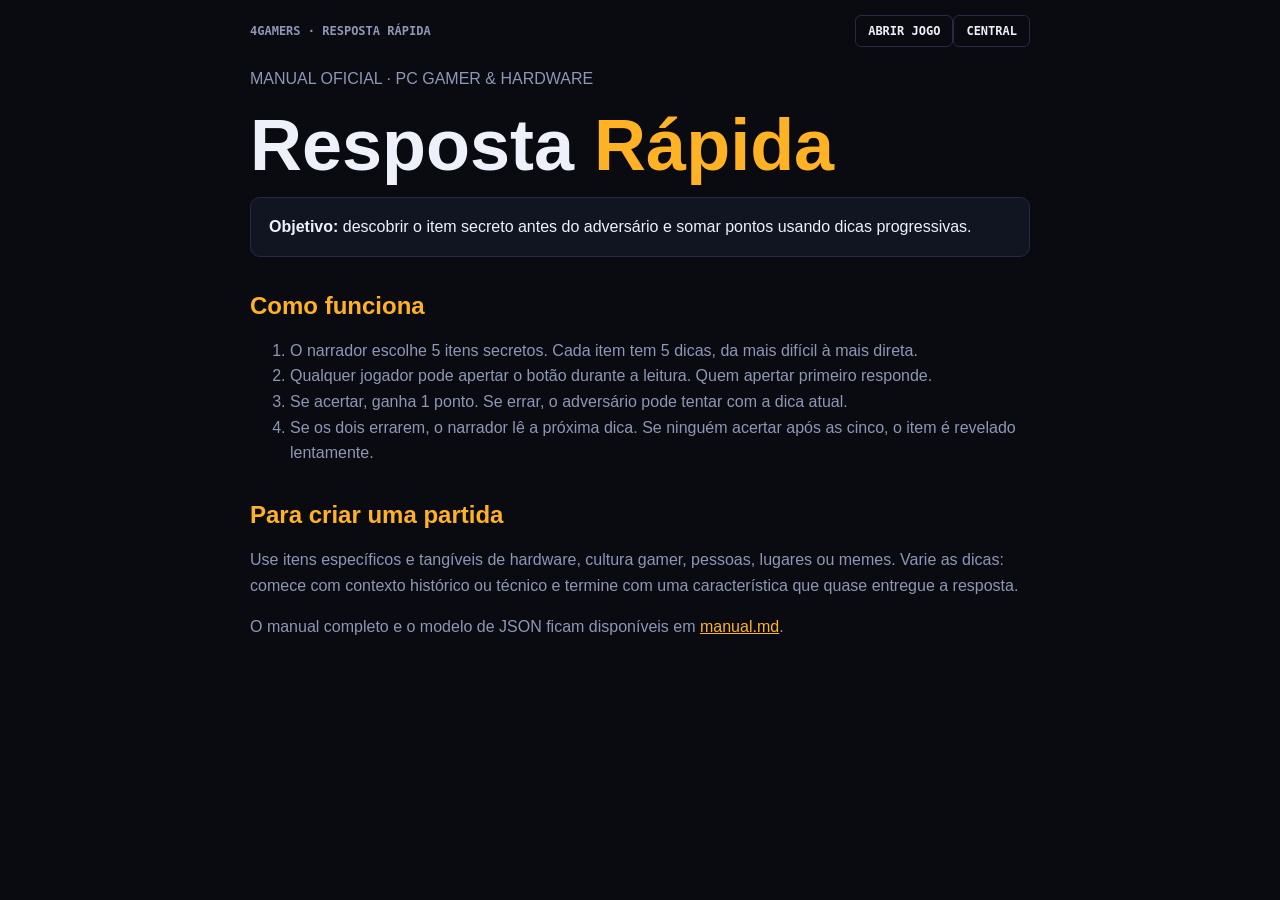
<file: games/resposta-rapida/manual.html>
<!doctype html>
<html lang="pt-BR">
<head>
  <meta charset="utf-8"><meta name="viewport" content="width=device-width,initial-scale=1">
  <meta name="description" content="Como jogar Resposta Rápida."><title>Manual · Resposta Rápida</title>
  <style>
    :root{--bg:#090b11;--panel:#111522;--line:#242b42;--fg:#eef1fa;--muted:#8e97b4;--acc:#ffb224;--body:Arial,sans-serif;--mono:monospace}*{box-sizing:border-box}body{margin:0;padding:24px 16px;background:var(--bg);color:var(--fg);font-family:var(--body);line-height:1.6}.wrap{max-width:780px;margin:auto}nav{display:flex;justify-content:space-between;gap:12px;margin-bottom:28px;color:var(--muted);font:700 12px var(--mono);text-transform:uppercase}nav a{color:var(--fg);text-decoration:none;border:1px solid var(--line);border-radius:6px;padding:8px 12px}nav a:hover{border-color:var(--acc);color:var(--acc)}h1,h2{line-height:1.05}h1{font-size:clamp(42px,8vw,72px);margin:0 0 14px}h1 em,h2{color:var(--acc);font-style:normal}h2{margin-top:36px}p,li{color:var(--muted)}strong{color:var(--fg)}.callout{padding:16px 18px;border:1px solid var(--line);border-radius:10px;background:var(--panel)}@media(max-width:560px){nav{align-items:flex-start;flex-direction:column}}
  </style>
</head>
<body><main class="wrap">
  <nav><span>4Gamers · Resposta Rápida</span><span><a href="index.html">Abrir jogo</a><a href="../../index.html">Central</a></span></nav>
  <p>MANUAL OFICIAL · PC GAMER & HARDWARE</p><h1>Resposta <em>Rápida</em></h1>
  <div class="callout"><strong>Objetivo:</strong> descobrir o item secreto antes do adversário e somar pontos usando dicas progressivas.</div>
  <h2>Como funciona</h2><ol><li>O narrador escolhe 5 itens secretos. Cada item tem 5 dicas, da mais difícil à mais direta.</li><li>Qualquer jogador pode apertar o botão durante a leitura. Quem apertar primeiro responde.</li><li>Se acertar, ganha 1 ponto. Se errar, o adversário pode tentar com a dica atual.</li><li>Se os dois errarem, o narrador lê a próxima dica. Se ninguém acertar após as cinco, o item é revelado lentamente.</li></ol>
  <h2>Para criar uma partida</h2><p>Use itens específicos e tangíveis de hardware, cultura gamer, pessoas, lugares ou memes. Varie as dicas: comece com contexto histórico ou técnico e termine com uma característica que quase entregue a resposta.</p>
  <p>O manual completo e o modelo de JSON ficam disponíveis em <a href="manual.md" style="color:var(--acc)">manual.md</a>.</p>
</main></body></html>
</file>
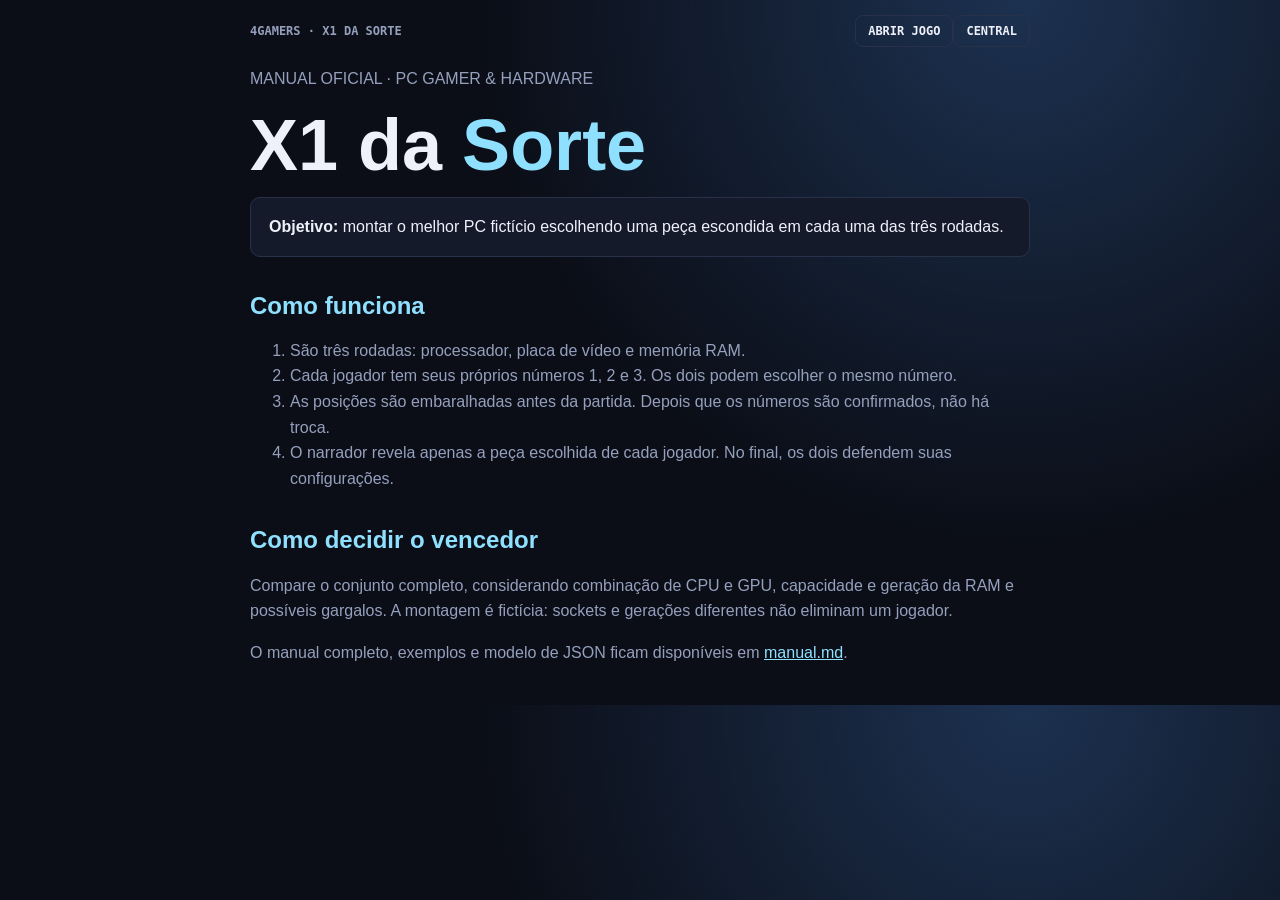
<file: games/x1-da-sorte/manual.html>
<!doctype html>
<html lang="pt-BR">
<head>
  <meta charset="utf-8"><meta name="viewport" content="width=device-width,initial-scale=1">
  <meta name="description" content="Como jogar X1 da Sorte."><title>Manual · X1 da Sorte</title>
  <style>
    :root{--bg:#0b0e17;--panel:#151a2b;--line:#29314a;--fg:#eef1fa;--muted:#95a0bd;--acc:#8fe0ff;--body:Arial,sans-serif;--mono:monospace}*{box-sizing:border-box}body{margin:0;padding:24px 16px;background:radial-gradient(circle at 80% 0,#1c3150,transparent 34rem),var(--bg);color:var(--fg);font-family:var(--body);line-height:1.6}.wrap{max-width:780px;margin:auto}nav{display:flex;justify-content:space-between;gap:12px;margin-bottom:28px;color:var(--muted);font:700 12px var(--mono);text-transform:uppercase}nav a{color:var(--fg);text-decoration:none;border:1px solid var(--line);border-radius:8px;padding:8px 12px}nav a:hover{border-color:var(--acc);color:var(--acc)}h1,h2{line-height:1.05}h1{font-size:clamp(42px,8vw,72px);margin:0 0 14px}h1 em,h2{color:var(--acc);font-style:normal}h2{margin-top:36px}p,li{color:var(--muted)}strong{color:var(--fg)}.callout{padding:16px 18px;border:1px solid var(--line);border-radius:10px;background:var(--panel)}@media(max-width:560px){nav{align-items:flex-start;flex-direction:column}}
  </style>
</head>
<body><main class="wrap">
  <nav><span>4Gamers · X1 da Sorte</span><span><a href="index.html">Abrir jogo</a><a href="../../index.html">Central</a></span></nav>
  <p>MANUAL OFICIAL · PC GAMER & HARDWARE</p><h1>X1 da <em>Sorte</em></h1>
  <div class="callout"><strong>Objetivo:</strong> montar o melhor PC fictício escolhendo uma peça escondida em cada uma das três rodadas.</div>
  <h2>Como funciona</h2><ol><li>São três rodadas: processador, placa de vídeo e memória RAM.</li><li>Cada jogador tem seus próprios números 1, 2 e 3. Os dois podem escolher o mesmo número.</li><li>As posições são embaralhadas antes da partida. Depois que os números são confirmados, não há troca.</li><li>O narrador revela apenas a peça escolhida de cada jogador. No final, os dois defendem suas configurações.</li></ol>
  <h2>Como decidir o vencedor</h2><p>Compare o conjunto completo, considerando combinação de CPU e GPU, capacidade e geração da RAM e possíveis gargalos. A montagem é fictícia: sockets e gerações diferentes não eliminam um jogador.</p>
  <p>O manual completo, exemplos e modelo de JSON ficam disponíveis em <a href="manual.md" style="color:var(--acc)">manual.md</a>.</p>
</main></body></html>
</file>
<file: styles.css>
:root {
  color-scheme: dark;
  --bg: #0c101b;
  --panel: #161c2c;
  --panel2: #1d2538;
  --line: #343e55;
  --text: #f3f5fc;
  --muted: #adb6cb;
  --purple: #b49aff;
}
* { box-sizing: border-box; }
body {
  margin: 0;
  background: radial-gradient(ellipse 750px 400px at 50% -100px,#3e286e55,transparent),var(--bg);
  color: var(--text);
  font: 15px/1.5 system-ui,-apple-system,BlinkMacSystemFont,"Segoe UI",sans-serif;
  -webkit-tap-highlight-color: transparent;
}
.wrap { width: min(900px,calc(100% - 28px)); margin: auto; }
header { display: flex; align-items: center; gap: 12px; padding: 22px 0 24px; }
.logo { width: 43px; height: 43px; object-fit: contain; border-radius: 14px; }
h1,h2,h3,p { margin: 0; }
h1 { font-size: 20px; letter-spacing: -.65px; line-height: 1.2; }
.brand p { color: var(--muted); font-size: 12px; margin-top: 3px; }
h2 { font-size: 17px; }
h3 { font-size: 18px; letter-spacing: -.3px; }
.section-head { display: flex; align-items: center; justify-content: space-between; gap: 12px; margin-bottom: 12px; }
.section-head span { color: var(--muted); font-size: 12px; }
.games { display: grid; gap: 14px; }
.game-card { display: flex; align-items: center; justify-content: space-between; gap: 22px; padding: 20px; background: var(--panel); border: 1px solid var(--line); border-radius: 20px; }
.game-content { min-width: 0; }
.game-content p { color: var(--muted); font-size: 13px; margin-top: 6px; }
.actions { display: flex; gap: 8px; flex-shrink: 0; }
.btn { display: inline-flex; align-items: center; justify-content: center; min-height: 44px; padding: 10px 14px; border: 1px solid var(--line); border-radius: 11px; background: var(--panel2); color: var(--text); font-size: 13px; font-weight: 750; text-decoration: none; touch-action: manipulation; }
.btn.primary { background: var(--purple); border-color: var(--purple); color: #211632; }
.btn:hover { border-color: var(--purple); }
*:focus-visible { outline: 3px solid var(--purple); outline-offset: 4px; }
footer { color: var(--muted); font-size: 11px; text-align: center; margin: 22px 0; }
@media (max-width: 650px) {
  .game-card { flex-direction: column; align-items: stretch; gap: 16px; padding: 18px; }
  .actions .primary { flex: 1; }
}
</file>
<file: games/leilao-das-pecas/style.css>
:root{color-scheme:dark;--bg:#0b0e17;--panel:#151b2b;--panel2:#1b2234;--line:#30394e;--text:#f4f6ff;--muted:#a4aec3;--purple:#9980ff;--purple-soft:#9980ff20;--mint:#51e6c2;--bad:#ff9ba7;--gold:#ffd18b;--r:18px}*{box-sizing:border-box}body{margin:0;min-width:320px;background:radial-gradient(ellipse 90% 340px at 50% -70px,#694bde38,transparent 75%),var(--bg);color:var(--text);font:15px/1.45 system-ui,-apple-system,BlinkMacSystemFont,"Segoe UI",sans-serif}.wrap{width:min(1160px,calc(100% - 32px));margin:auto}.header{display:flex;justify-content:space-between;align-items:center;padding:22px 0 14px;gap:12px}.brand{color:inherit;text-decoration:none;display:flex;align-items:center;gap:11px}.brand img{width:45px;height:45px;border-radius:13px}.brand strong,.brand small{display:block}.brand strong{font-size:20px}.brand small,.save,.notice,.section-title p{color:var(--muted);font-size:12px}.save{display:flex;align-items:center;gap:7px}.save i{width:8px;height:8px;border-radius:50%;background:var(--mint);box-shadow:0 0 10px #51e6c288}.tabs{display:grid;grid-template-columns:repeat(3,1fr);padding:5px;background:#111625;border:1px solid var(--line);border-radius:15px;gap:5px;margin:6px 0 22px}.tab,.btn,.icon-btn,select,input{font:inherit}.tab{border:0;border-radius:10px;padding:12px;color:var(--muted);font-weight:750;background:transparent;cursor:pointer}.tab.active{background:#2a314a;color:#fff;box-shadow:inset 0 0 0 1px #424969}.panel{background:linear-gradient(180deg,#1b2234,#141a29);border:1px solid var(--line);border-radius:var(--r);padding:18px}.scorebar{display:grid;grid-template-columns:1fr 1.5fr 1fr;align-items:center;text-align:center}.score-player span,.score-player small{display:block;color:var(--muted);font-size:12px}.score-player strong{font-size:30px;line-height:1.1;color:var(--mint)}.phase{border-inline:1px solid var(--line);padding:4px 16px}.phase span,.eyebrow{display:block;color:var(--purple);font-weight:850;letter-spacing:.12em;font-size:11px}.phase strong{font-size:14px}.rounds{display:flex;gap:8px;overflow:auto;padding:14px 1px}.round{padding:8px 12px;border:1px solid var(--line);border-radius:11px;background:#151b2b;color:var(--muted);white-space:nowrap;font-size:12px}.round.active{color:#e7e0ff;border-color:var(--purple);background:var(--purple-soft)}.mission-strip{display:flex;align-items:center;justify-content:space-between;gap:15px;margin-bottom:22px}.mission-strip h2,.panel h2{margin:2px 0;font-size:18px}.section-title{display:flex;justify-content:space-between;align-items:flex-end;gap:15px;margin:16px 0}.section-title h1{font-size:clamp(24px,4vw,34px);margin:3px 0;letter-spacing:-1px}.section-title p{margin:4px 0}.compact{align-items:center;margin:0 0 14px}.timer{display:flex;align-items:center;gap:7px;white-space:nowrap}.timer strong{font-variant-numeric:tabular-nums;font-size:22px}.btn,.icon-btn{display:inline-flex;align-items:center;justify-content:center;min-height:42px;border:1px solid var(--line);border-radius:11px;background:#222a3d;color:var(--text);padding:9px 13px;font-weight:720;cursor:pointer;text-decoration:none}.btn:hover,.icon-btn:hover{border-color:#78829f}.btn.primary{background:var(--purple);border-color:var(--purple);color:#171229}.btn.danger{color:#ffbdc4;background:#392430;border-color:#854956}.icon-btn{min-width:42px;padding:6px;font-size:20px}.container-grid{display:grid;grid-template-columns:repeat(3,minmax(0,1fr));gap:14px}.container{padding:17px;min-height:260px;position:relative;overflow:hidden}.container:before{content:"";position:absolute;inset:0 0 auto;height:4px;background:var(--purple)}.container.low:before{background:var(--gold)}.container.mystery:before{background:var(--mint)}.container h2{font-size:20px}.price{font-size:22px;font-weight:850;margin:17px 0 4px}.clue{color:#dcd5ff;background:#282342;border-radius:10px;padding:10px;font-size:13px;min-height:62px}.low .clue{background:#403720;color:#ffe6ad}.mystery .clue{background:#1b413d;color:#bcfff1}.piece-count{margin-top:18px;color:var(--muted);font-size:12px}.pick{width:100%;margin-top:13px}.pick.selected{background:var(--purple);border-color:var(--purple);color:#171229}.choice-panel,.trade,.verdict{margin-top:17px;display:flex;justify-content:space-between;align-items:center;gap:16px}.choice-panel p,.auction p,.result p{color:var(--muted);font-size:13px;margin:4px 0}.choice-actions{display:flex;gap:8px;flex-wrap:wrap}.auction,.result{margin-top:17px}.auction-head{display:flex;justify-content:space-between;gap:12px;align-items:start}.bid-list{display:grid;gap:8px;margin:14px 0}.bid-row{padding:11px;border-radius:10px;background:#0f1421;display:flex;justify-content:space-between}.bid-controls{display:flex;gap:8px;flex-wrap:wrap}.bid-controls input{width:130px}.reveal{display:grid;grid-template-columns:repeat(2,minmax(0,1fr));gap:12px;margin-top:12px}.lot-reveal{background:#0f1421;border-radius:12px;padding:13px}.lot-reveal h3{margin:0 0 8px;font-size:14px}.lot-reveal ul{padding-left:18px;margin:0;color:#d2dbef;font-size:13px}.build-grid{display:grid;grid-template-columns:repeat(2,minmax(0,1fr));gap:15px}.inventory h2{display:flex;justify-content:space-between;gap:8px}.inventory h2 small{color:var(--mint);font-size:13px}.piece-list{display:grid;gap:8px;margin-top:13px}.piece-row{display:grid;grid-template-columns:1fr 150px;gap:8px;align-items:center;background:#101624;border:1px solid #2d3850;border-radius:11px;padding:9px 10px}.piece-row strong{font-size:13px}.piece-row small{display:block;color:var(--muted);font-size:11px}.piece-row select{width:100%;padding:7px}.trade form{display:grid;grid-template-columns:repeat(4,minmax(100px,1fr)) auto;gap:8px;align-items:center}.big{margin:18px 0 28px;width:100%}.judge .mission-build{min-height:220px}.mission-build h3{margin:0 0 10px}.mission-build ul{padding-left:20px;color:#d8dff0}.verdict{align-items:center}.fields{display:grid;grid-template-columns:repeat(2,minmax(0,1fr));gap:12px}.fields label{color:var(--muted);font-size:12px;font-weight:700}.fields input,.fields select,select,input{display:block;width:100%;margin-top:5px;border:1px solid #3b455b;border-radius:10px;padding:10px;background:#0f1421;color:var(--text)}.form-panel{margin-bottom:16px}.form-panel h2{margin-bottom:13px}.lot-edit{border-top:1px solid var(--line);padding:14px 0}.lot-edit:first-child{border-top:0;padding-top:0}.lot-edit h3{margin:0 0 8px;font-size:15px}.lot-edit textarea{width:100%;min-height:70px;background:#0f1421;color:#fff;border:1px solid #3b455b;border-radius:10px;padding:10px;font:13px/1.5 ui-monospace,monospace}.rules-grid{display:grid;grid-template-columns:repeat(2,minmax(0,1fr));gap:14px}.rule{background:var(--panel);border:1px solid var(--line);border-radius:15px;padding:16px}.rule h2{font-size:16px}.rule p,.rule li{color:#c4cde0;font-size:13px}.rule ul,.rule ol{padding-left:20px}dialog{width:min(600px,calc(100% - 28px));background:#1a2031;color:var(--text);border:1px solid #5e6487;border-radius:18px;padding:0;box-shadow:0 28px 85px #000b}dialog::backdrop{background:#02040acb}.dialog-inner{padding:22px}.dialog-head{display:flex;justify-content:space-between;align-items:center}.dialog-inner ol{line-height:1.7}#toast{position:fixed;bottom:22px;left:50%;transform:translateX(-50%);padding:12px 16px;border:1px solid #67718f;background:#363e58;border-radius:11px;z-index:2}@media(max-width:760px){.container-grid,.build-grid,.rules-grid{grid-template-columns:1fr}.scorebar{grid-template-columns:1fr 1fr}.phase{grid-column:1/-1;grid-row:1;border:0;border-bottom:1px solid var(--line);margin-bottom:10px;padding-bottom:10px}.choice-panel,.trade,.verdict{display:block}.choice-actions{margin-top:12px}.trade form{margin-top:14px;grid-template-columns:1fr 1fr}.trade form .btn{grid-column:1/-1}.reveal{grid-template-columns:1fr}.fields{grid-template-columns:1fr}}@media(max-width:480px){.wrap{width:calc(100% - 22px)}.header{padding-top:15px}.save span{display:none}.tabs{margin-bottom:14px}.timer{flex-wrap:wrap;justify-content:flex-end}.section-title{align-items:flex-start}.container-grid{gap:10px}.container{min-height:auto}.piece-row{grid-template-columns:1fr}.rounds{padding-block:10px}.btn{padding:9px 10px}}
</file>
<file: games/quem-sou-eu/style.css>
:root{color-scheme:dark;--bg:#0c101b;--panel:#161c2c;--panel2:#1d2538;--line:#343e55;--text:#f3f5fc;--muted:#adb6cb;--purple:#b49aff;--mint:#63e5c3}*{box-sizing:border-box}[hidden]{display:none!important}body{margin:0;background:radial-gradient(ellipse 750px 400px at 50% -100px,#3e286e55,transparent),var(--bg);color:var(--text);font:15px/1.5 system-ui,-apple-system,BlinkMacSystemFont,"Segoe UI",sans-serif}.wrap{width:min(900px,calc(100% - 28px));margin:auto}header{display:flex;align-items:center;gap:12px;padding:22px 0 17px}.brand{flex:1}.logo{display:grid;place-items:center;width:43px;height:43px;background:var(--purple);color:#211537;border-radius:14px;font-size:26px;font-weight:800}h1{font-size:20px;line-height:1.2;letter-spacing:-.65px}h1,h2,p{margin:0}h2{font-size:20px;line-height:1.3}p{color:var(--muted);margin:8px 0 14px}.brand p{font-size:12px;margin:3px 0 0}button,input,select{font:inherit}button,summary{cursor:pointer}button:disabled{opacity:.4;cursor:default}a{color:var(--purple)}*:focus-visible{outline:3px solid var(--purple);outline-offset:3px}.btn{display:inline-flex;align-items:center;justify-content:center;min-height:44px;padding:10px 14px;gap:8px;background:var(--panel2);border:1px solid var(--line);border-radius:11px;font-size:13px;font-weight:750;color:var(--text);text-decoration:none;touch-action:manipulation}.primary{background:var(--purple);border-color:var(--purple);color:#211632}.mint{background:#1d3c38;border-color:#3d8b77;color:#a6ffe6}.tabs,.rounds,.actions{display:flex;gap:8px;flex-wrap:wrap}.tabs{padding:5px;background:#101624;border:1px solid var(--line);border-radius:14px}.tabs button{flex:1;min-height:44px;border:0;border-radius:10px;background:transparent;color:var(--muted);font-size:13px;font-weight:750}.tabs [aria-pressed=true]{background:#2d2944;color:#f1eaff}.panel{padding:20px;border:1px solid var(--line);border-radius:20px;background:var(--panel);margin:14px 0}.scoreboard,.two{display:grid;grid-template-columns:1fr 1fr;gap:12px}.score{padding:14px 16px;background:var(--panel);border:1px solid var(--line);border-radius:16px;overflow-wrap:anywhere}.score b{display:block;font-size:30px;color:var(--purple)}.score:nth-child(2) b{color:var(--mint)}.score small{color:var(--muted)}.rounds{margin-top:16px}.rounds [aria-current=step]{border-color:var(--purple);color:var(--purple)}.section-head{display:flex;align-items:center;justify-content:space-between;gap:12px}.eyebrow{color:var(--purple);font-size:11px;font-weight:800;letter-spacing:1.5px;text-transform:uppercase}.turn-panel h2{font-size:25px;overflow-wrap:anywhere}.notice{padding:12px;background:#101624;border-radius:11px;border:1px solid var(--line)}.subtle,footer{font-size:12px;color:var(--muted)}.timer-panel{display:flex;gap:24px;align-items:center;justify-content:space-between}.timer-panel>div:first-child{flex:1}.timer{--angle:360deg;position:relative;isolation:isolate;width:144px;height:144px;flex-shrink:0;display:flex;flex-direction:column;align-items:center;justify-content:center;border-radius:50%;background:conic-gradient(var(--purple) var(--angle),var(--line) 0);color:var(--text)}.timer:before{content:"";position:absolute;inset:7px;border-radius:50%;background:var(--bg);z-index:-1}.timer span{font-size:42px;font-weight:800;font-variant-numeric:tabular-nums}.timer small{font-size:11px}.timer.urgent:before{background:#ffdb93}.timer.urgent{color:#201808}.timer.urgent.alternate:before{background:#352715}.timer.urgent.alternate{color:#ffe8bb}label{display:block;font-size:13px;color:var(--muted);margin:14px 0}input,select{display:block;width:100%;min-height:46px;padding:10px;background:#0d1422;border:1px solid #46516a;border-radius:10px;color:var(--text);font-size:16px;margin-top:6px}fieldset{border:1px solid var(--line);border-radius:12px;margin:16px 0;padding:12px}summary{min-height:44px;font-weight:700}li{margin:9px 0;color:var(--muted)}footer{text-align:center;margin:24px 0}.identities p{overflow-wrap:anywhere}@media(max-width:560px){.timer-panel{flex-direction:column}.timer-panel>div:first-child{width:100%}.two{grid-template-columns:1fr}.actions .btn{flex:1}header{gap:8px}.brand h1{font-size:18px}.panel{padding:16px}}@media(prefers-reduced-motion:reduce){.timer.urgent.alternate:before{background:#ffdb93}.timer.urgent.alternate{color:#201808}}
</file>
